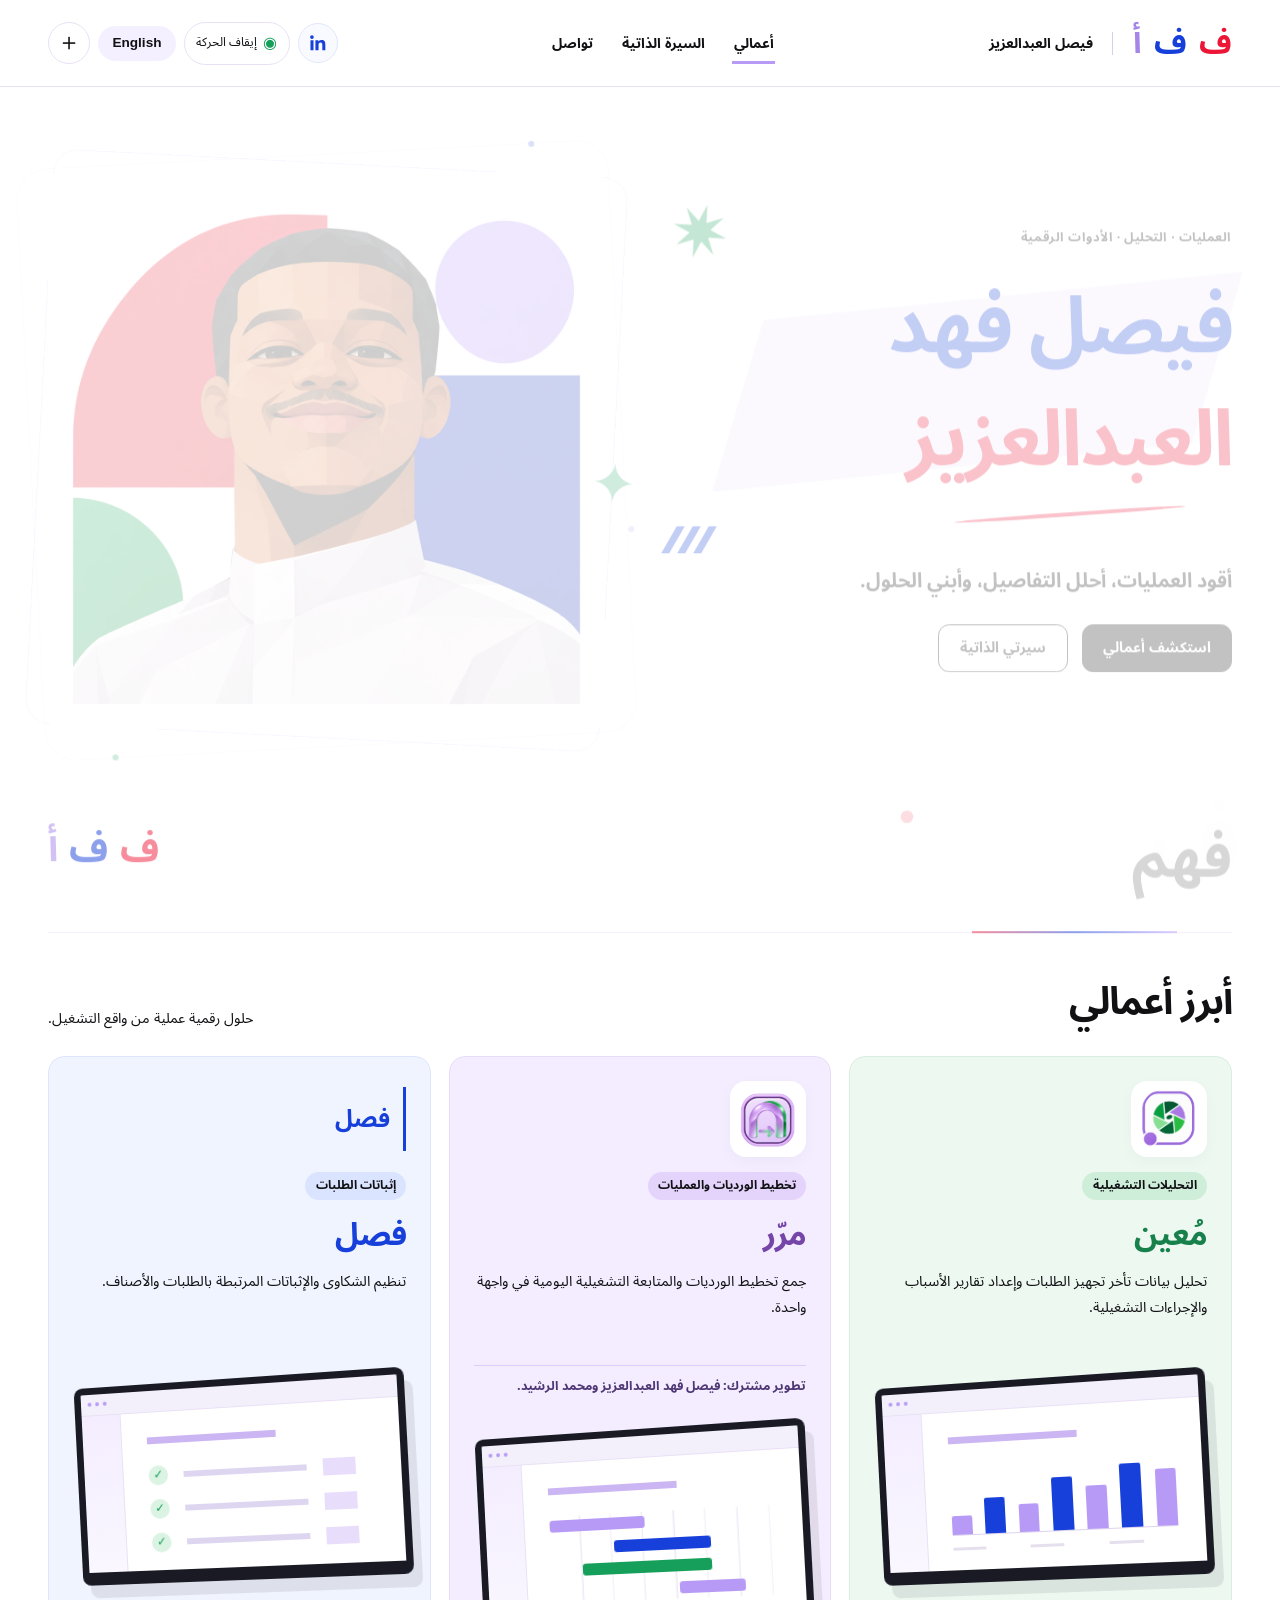
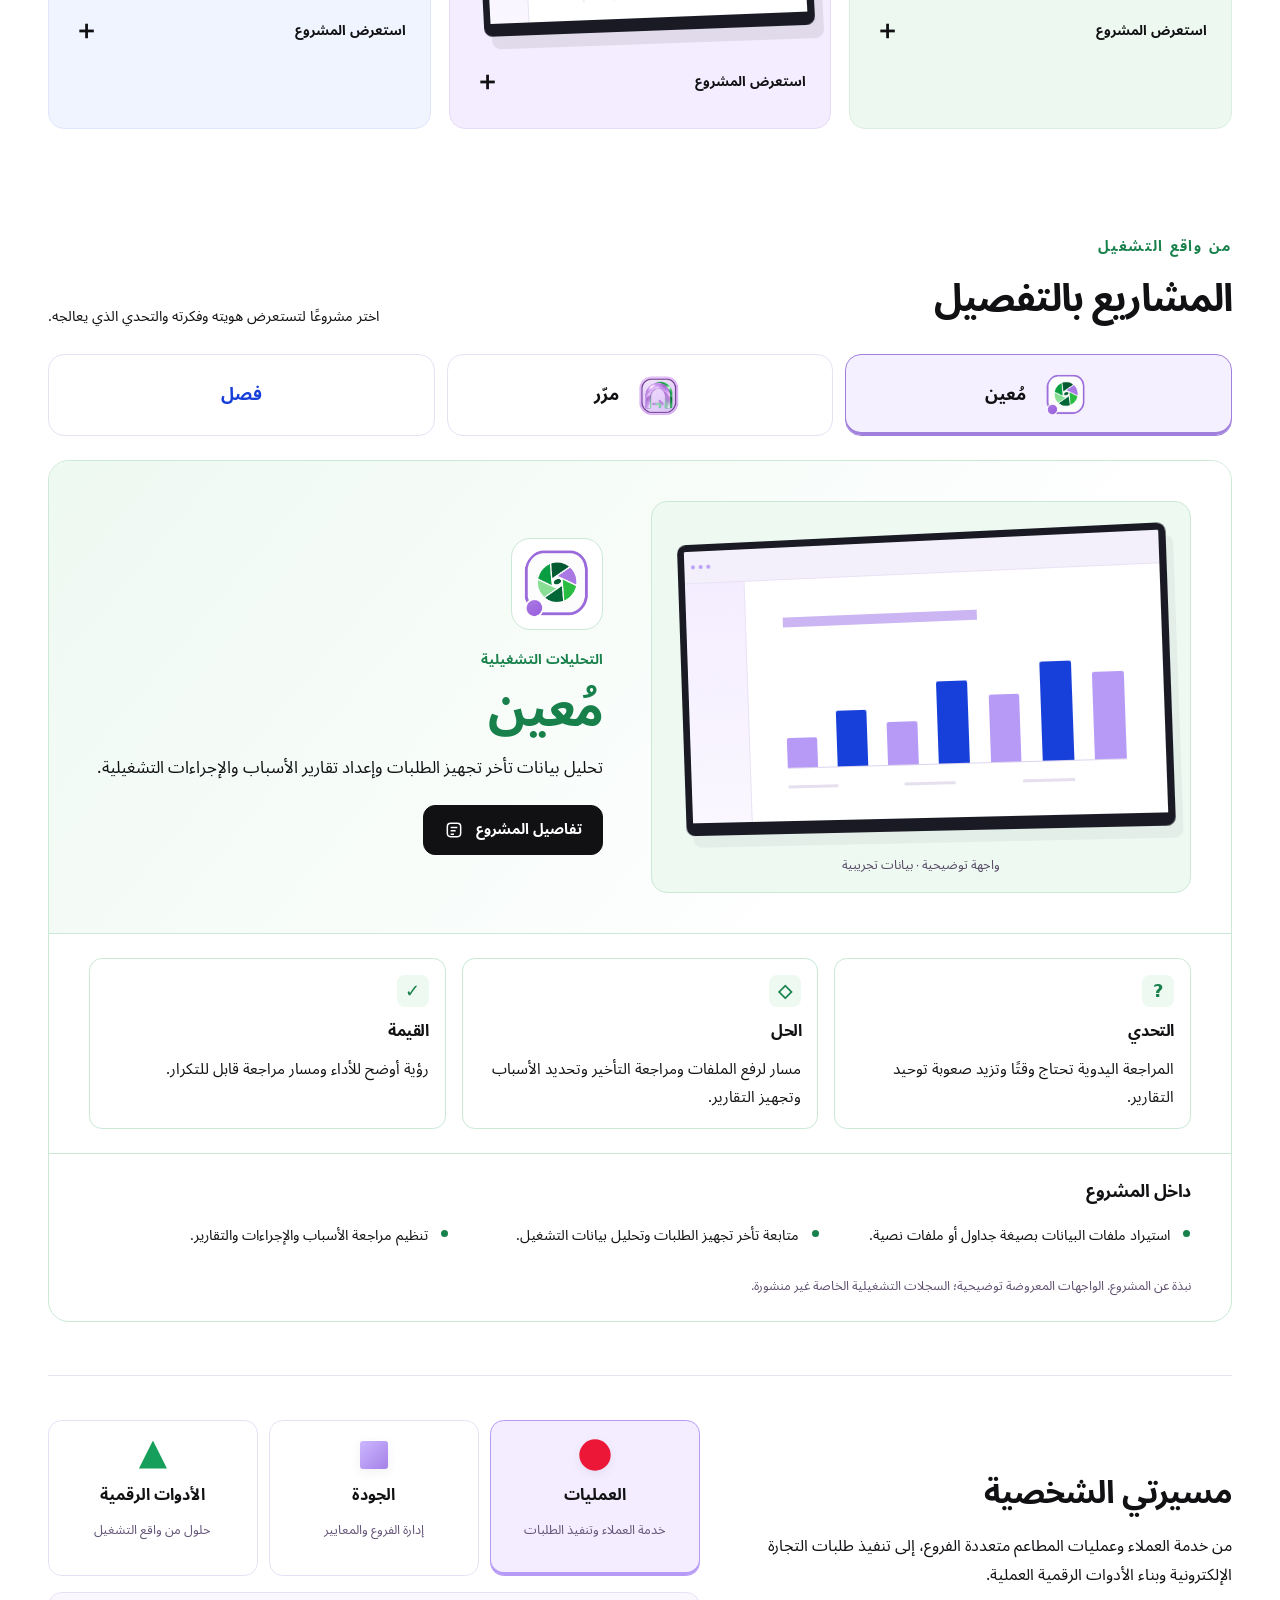
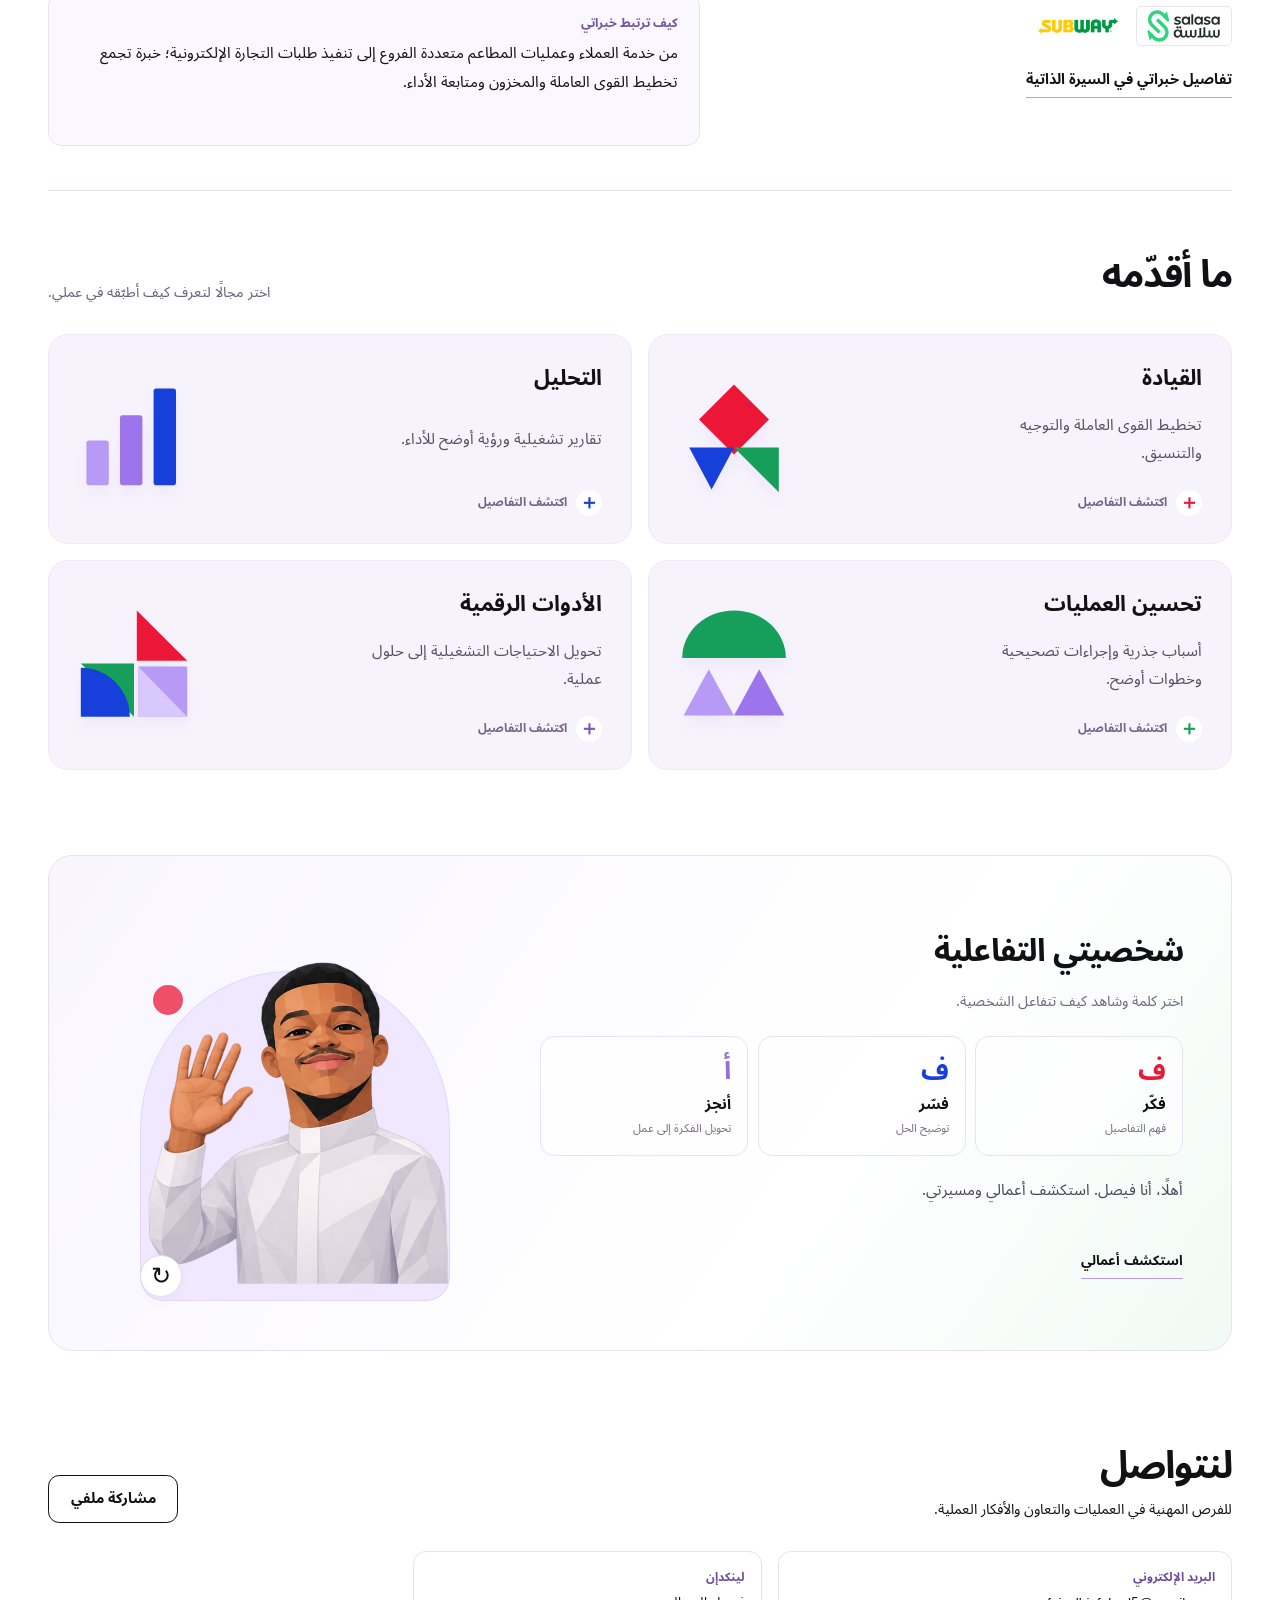
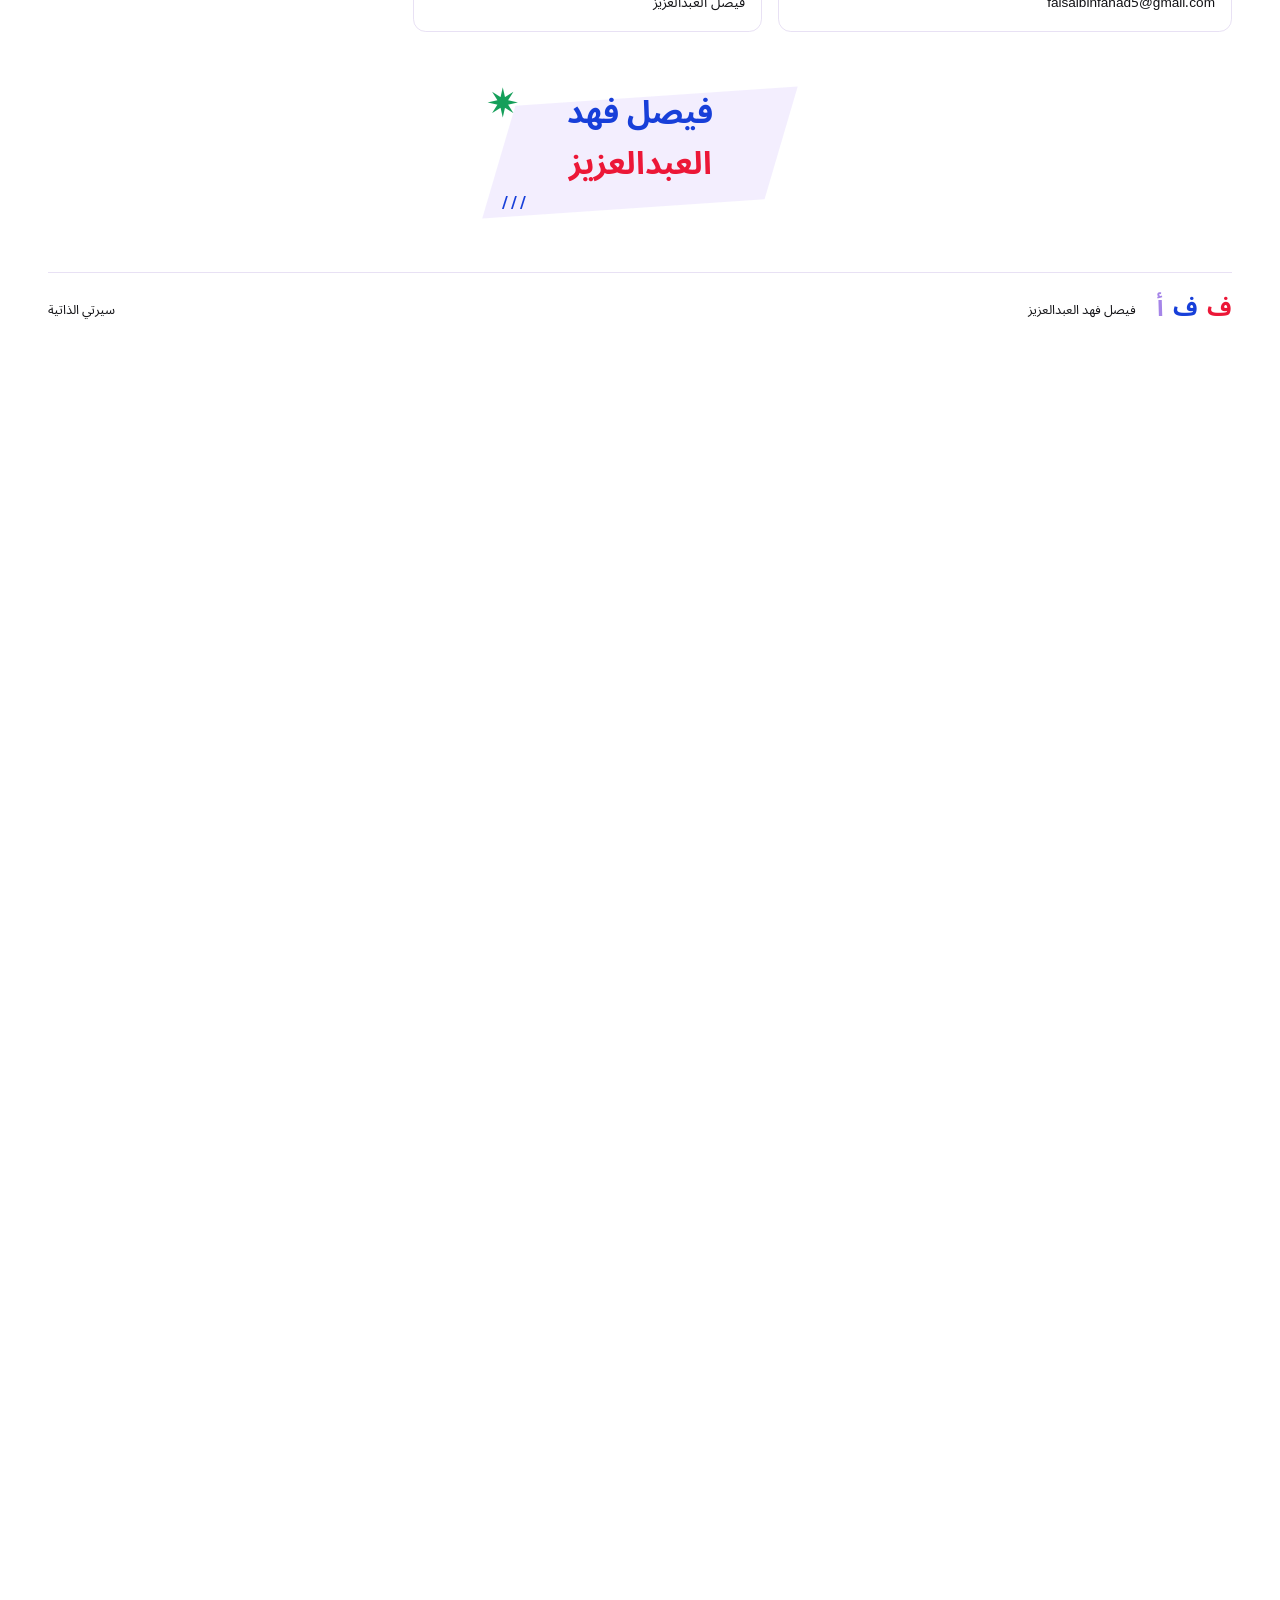
<file: index.html>
<!doctype html><html lang="ar" dir="rtl"><head><meta charset="utf-8"><meta name="viewport" content="width=device-width,initial-scale=1"><meta http-equiv="refresh" content="0;url=ar.html"><title>فيصل العبدالعزيز | Faisal Alabdulaziz</title></head><body><a href="ar.html">العربية</a><a href="en.html">English</a></body></html>
</file>
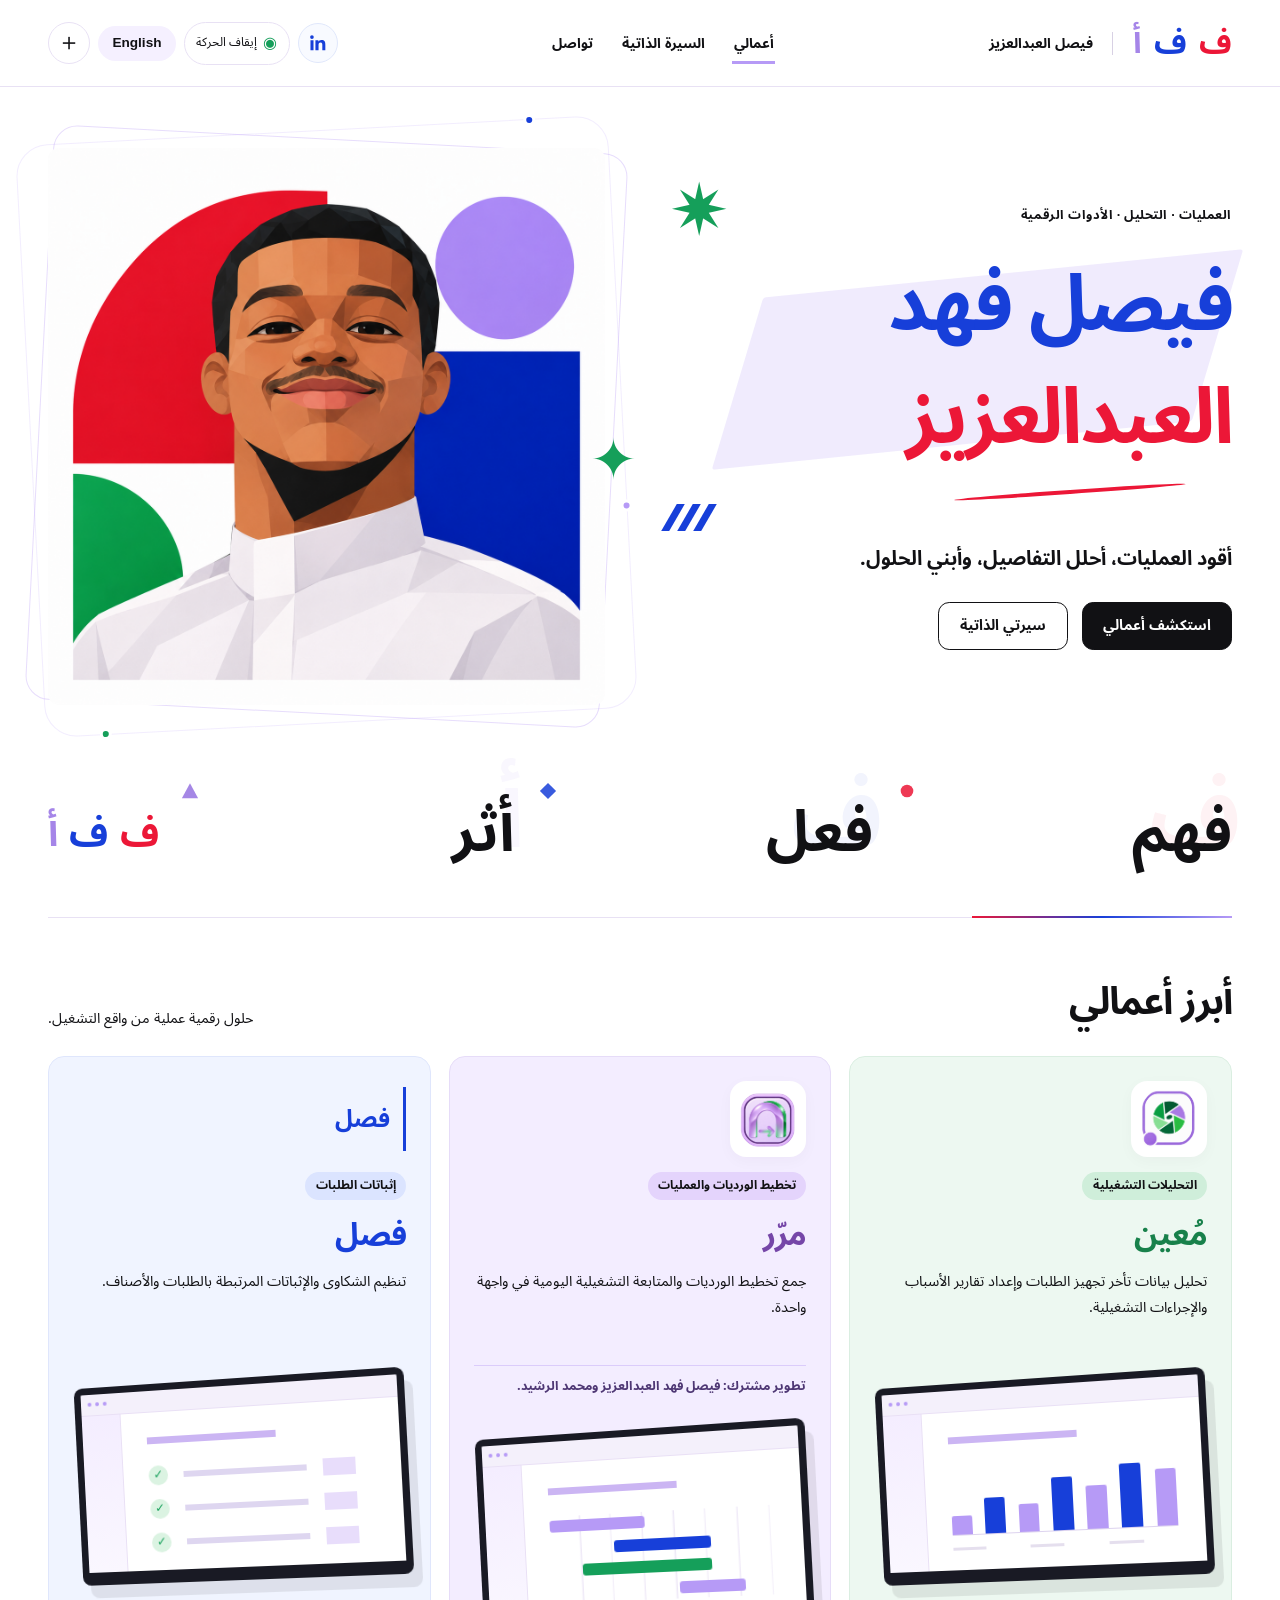
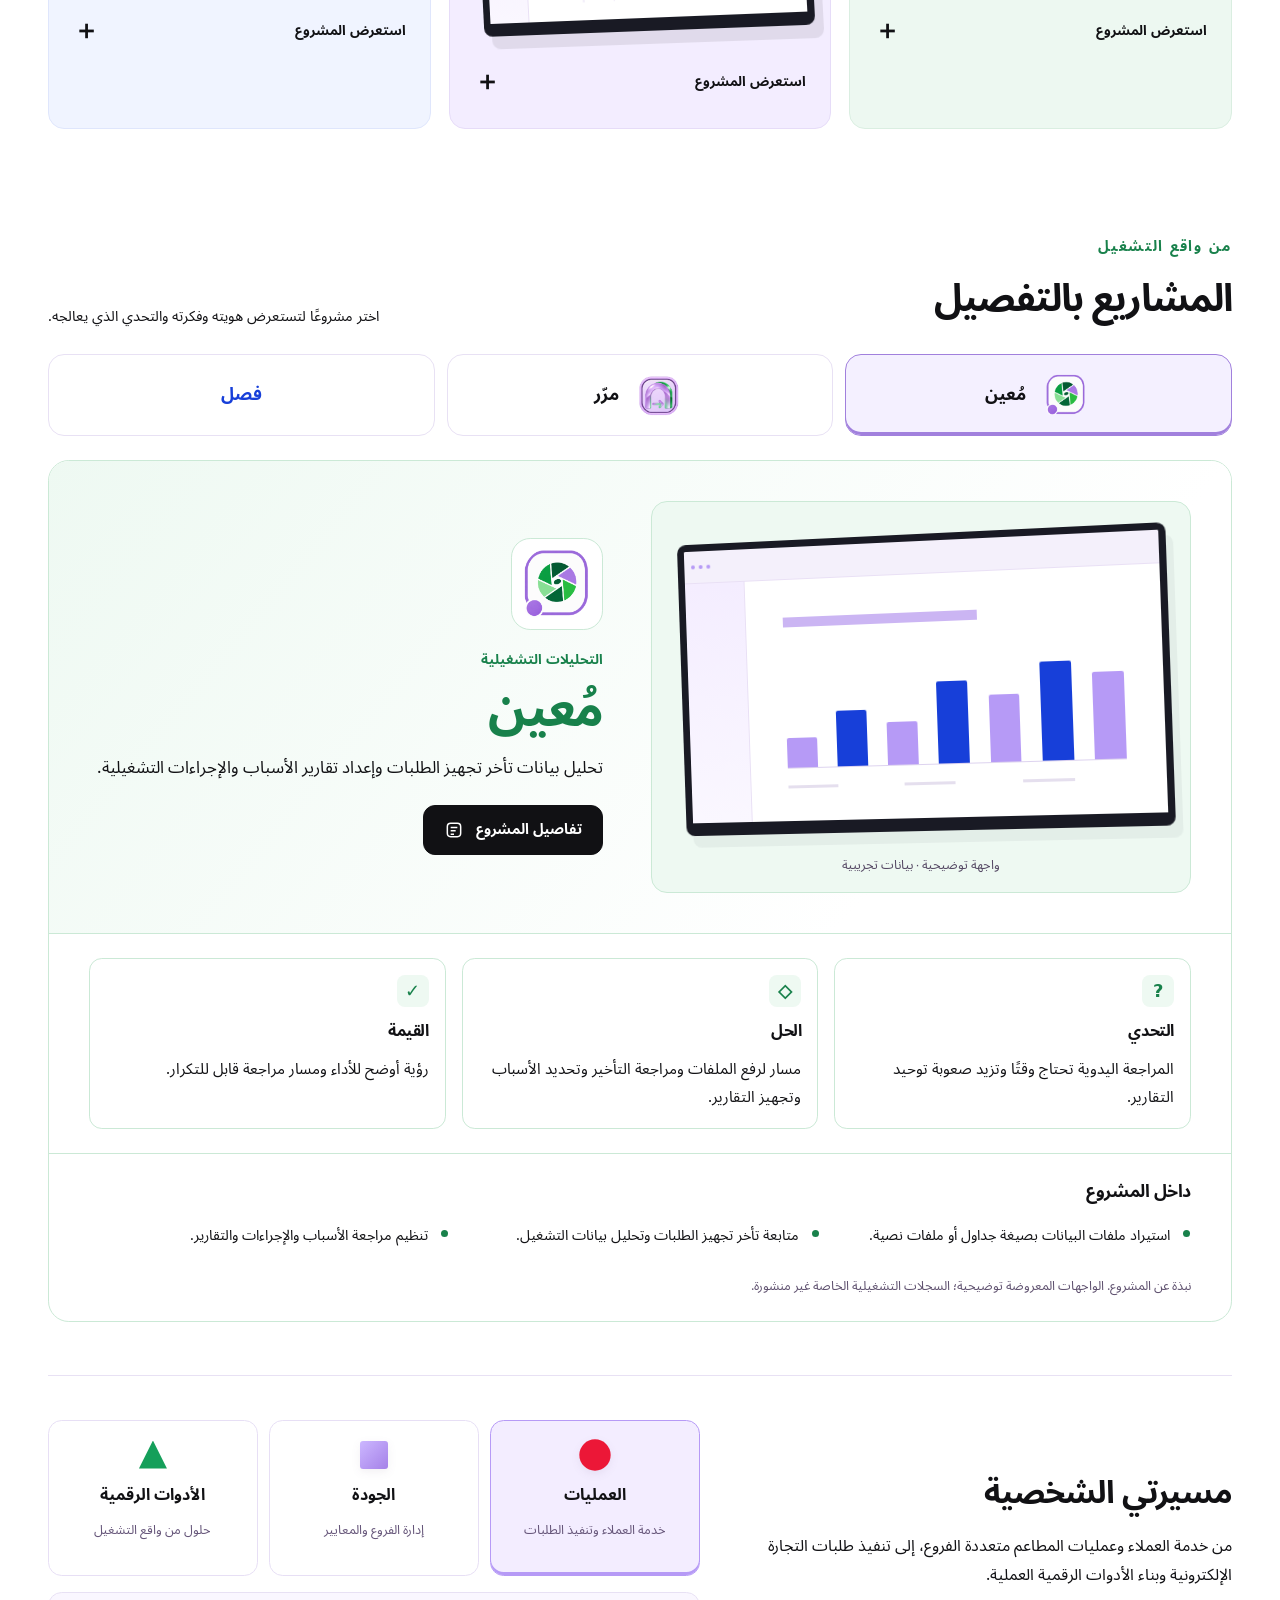
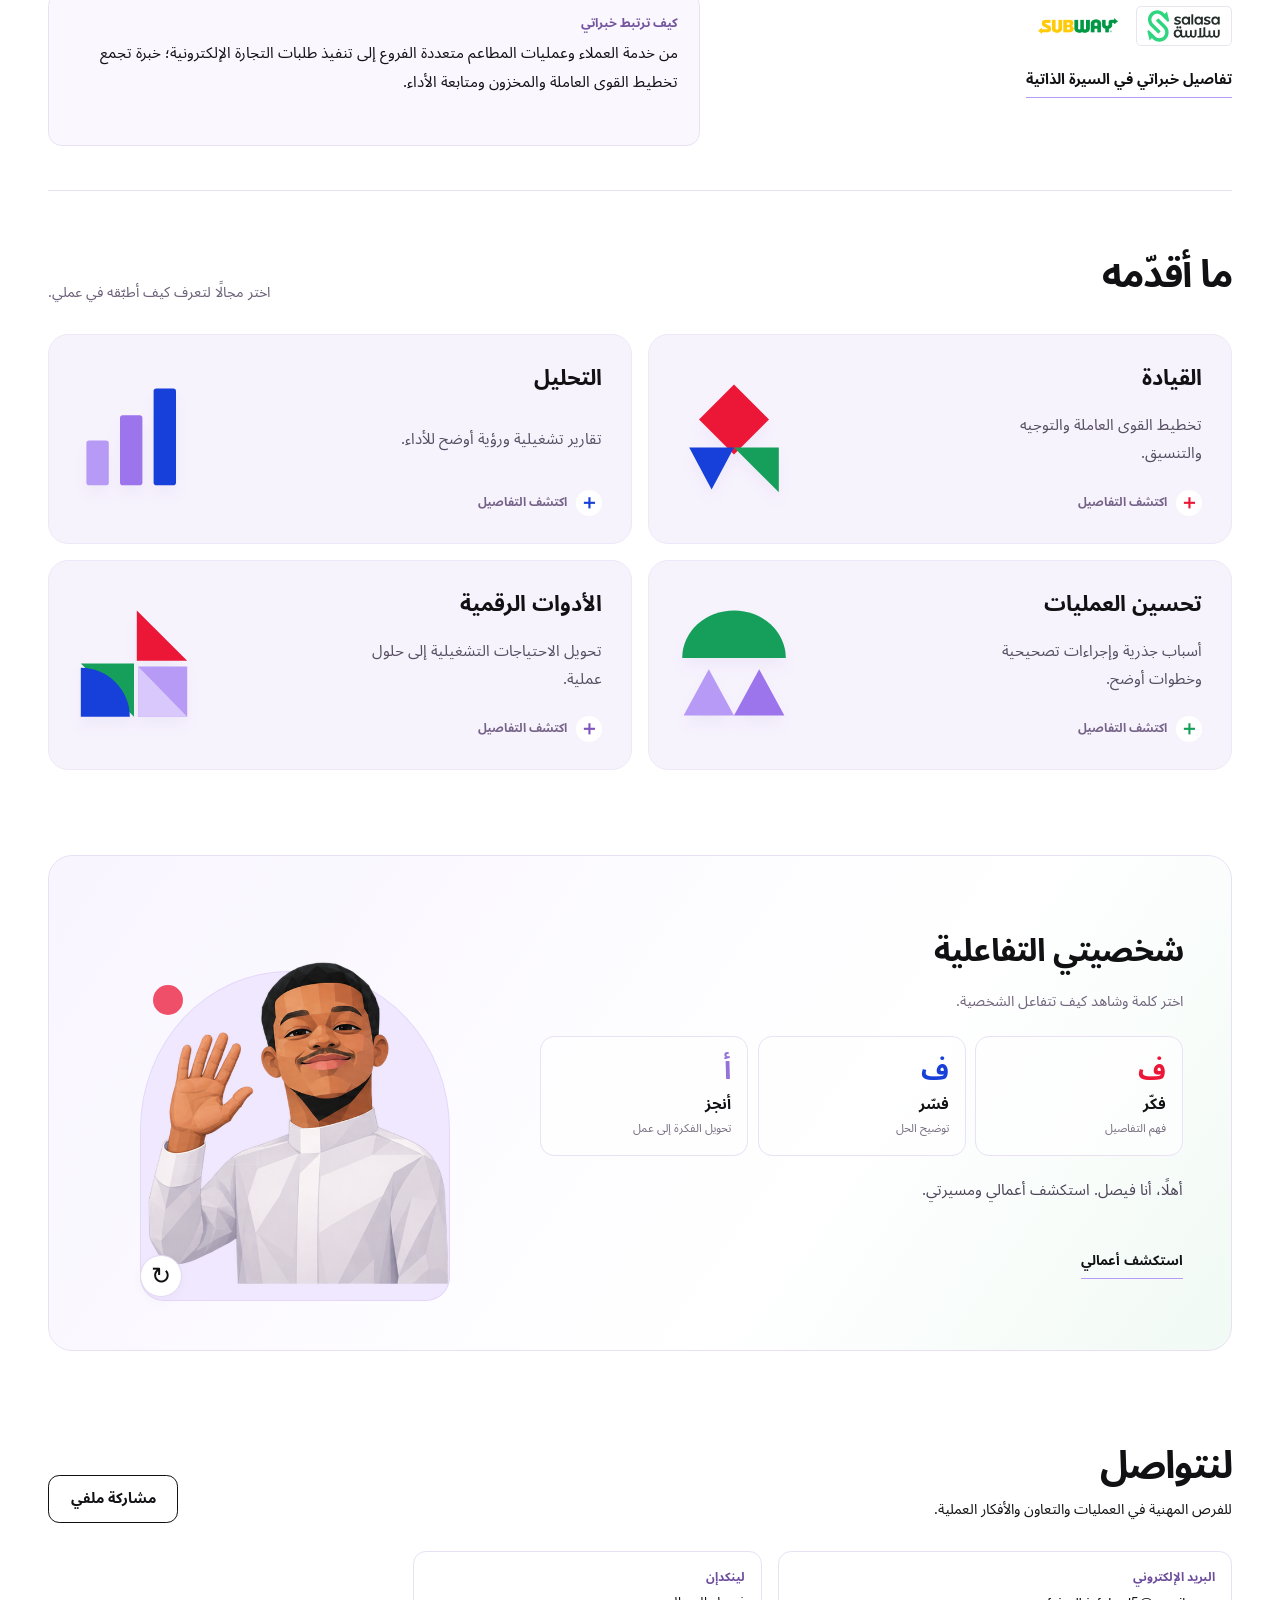
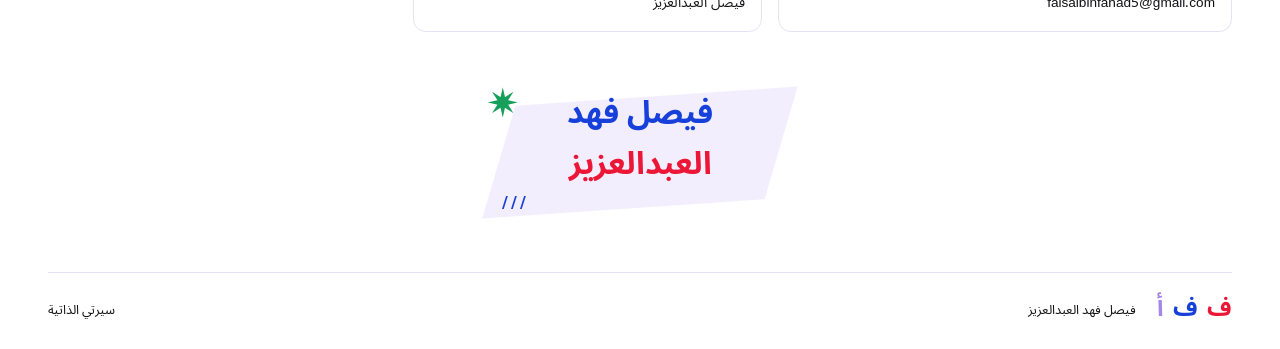
<file: ar.html>
<!doctype html><html lang="ar" dir="rtl"><head><meta charset="utf-8"><meta name="viewport" content="width=device-width,initial-scale=1"><meta name="theme-color" content="#ffffff"><meta name="description" content="أقود العمليات، أحلل التفاصيل، وأبني الحلول. — تنفيذ الطلبات والمستودعات والخدمات اللوجستية والعمليات متعددة المواقع"><title>فيصل فهد العبدالعزيز | أعمالي</title><link rel="icon" href="favicon.svg" type="image/svg+xml"><link rel="stylesheet" href="style.css?v=20261126b"><link rel="stylesheet" href="projects.css?v=20261126b"><link rel="stylesheet" href="career.css?v=20261126c"><link rel="stylesheet" href="capabilities.css?v=20261126e"><link rel="stylesheet" href="identity-motion.css?v=20261126f"><link rel="stylesheet" href="character.css?v=20261126g"></head><body data-page="portfolio"><a class="skip-link" href="#main">انتقل إلى المحتوى</a><div class="reading-progress" aria-hidden="true"><span></span></div><header class="site-header"><a class="brand" href="ar.html"><span class="arabic-mark" aria-label="ف ف أ"><b>ف</b><b>ف</b><b>أ</b></span><span>فيصل العبدالعزيز</span></a><nav aria-label="التنقل الرئيسي"><a href="ar.html" aria-current=page>أعمالي</a><a href="cv-ar.html" >السيرة الذاتية</a><a href="#contact">تواصل</a></nav><div class="header-tools"><a class="linkedin-quick" href="https://www.linkedin.com/in/faisal-alabdulaziz-5491b7277" target="_blank" rel="noopener noreferrer" aria-label="حسابي على لينكدإن"><svg viewBox="0 0 24 24" aria-hidden="true" fill="currentColor"><path d="M5.4 7.5a2 2 0 1 0 0-4 2 2 0 0 0 0 4ZM3.8 9h3.3v11H3.8V9Zm5.4 0h3.2v1.5c.6-1 1.6-1.8 3.4-1.8 3.5 0 4.2 2.2 4.2 5.1V20h-3.3v-5.5c0-1.3 0-3-1.9-3s-2.2 1.4-2.2 2.9V20H9.2V9Z"/></svg></a><button class="motion-toggle" aria-pressed="false" data-motion><span aria-hidden="true">◉</span><span>إيقاف الحركة</span></button><a class="language-toggle" href="en.html" lang="en" hreflang="en">English</a><button class="share-icon" data-share aria-label="مشاركة ملفي">＋</button></div></header><main id="main"><section class="hero container"><div class="hero-copy"><span class="name-star" aria-hidden="true">✷</span><p class="eyebrow">العمليات · التحليل · الأدوات الرقمية</p><h1 class="name-composition"><span>فيصل فهد</span><strong>العبدالعزيز</strong></h1><span class="name-stripes" aria-hidden="true"><i></i><i></i><i></i></span><p class="hero-tag">أقود العمليات، أحلل التفاصيل، وأبني الحلول.</p><div class="actions"><a class="button primary" href="#work">استكشف أعمالي</a><a class="button" href="cv-ar.html">سيرتي الذاتية</a></div></div><div class="hero-art"><img class="portrait" src="portrait.png" alt="فيصل فهد العبدالعزيز" fetchpriority="high"><span class="identity-orbit" aria-hidden="true"><i></i><i></i><i></i></span><span class="art-spark" aria-hidden="true">✦</span></div></section>
<div class="container"><div class="manifesto identity-ribbon" aria-label="فهم · فعل · أثر"><span class="identity-word identity-word-0"><span class="identity-glyph" aria-hidden="true">ف</span><span class="identity-label">فهم</span><svg class="identity-shape" viewBox="0 0 40 40" aria-hidden="true"><circle cx="20" cy="20" r="14"/></svg></span><span class="identity-word identity-word-1"><span class="identity-glyph" aria-hidden="true">ف</span><span class="identity-label">فعل</span><svg class="identity-shape" viewBox="0 0 40 40" aria-hidden="true"><path d="M20 2 38 20 20 38 2 20Z"/></svg></span><span class="identity-word identity-word-2"><span class="identity-glyph" aria-hidden="true">أ</span><span class="identity-label">أثر</span><svg class="identity-shape" viewBox="0 0 40 40" aria-hidden="true"><path d="M20 3 38 36H2Z"/></svg></span><span class="arabic-mark" aria-label="ف ف أ"><b>ف</b><b>ف</b><b>أ</b></span></div></div>
<section class="container section" id="work"><div class="section-heading"><h2>أبرز أعمالي</h2><p>حلول رقمية عملية من واقع التشغيل.</p></div><div class="projects-grid"><button class="project-card tone-0" data-project="0"><span class="project-card-brand"><span class="project-emblem"><img src="mueen-logo.png" width="72" height="72" alt="" loading="lazy"></span></span><span class="tag">التحليلات التشغيلية</span><h3>مُعين</h3><p>تحليل بيانات تأخر تجهيز الطلبات وإعداد تقارير الأسباب والإجراءات التشغيلية.</p><div class="demo-screen" aria-hidden="true"><div class="demo-top"><i></i><i></i><i></i></div><div class="demo-body"><aside></aside><div class="demo-content"><div class="demo-heading"></div><div class="chart"><i style="height:28%"></i><i style="height:52%"></i><i style="height:40%"></i><i style="height:76%"></i><i style="height:62%"></i><i style="height:91%"></i><i style="height:80%"></i></div><div class="chart-labels"><i></i><i></i><i></i></div></div></div></div><span class="project-action">استعرض المشروع<span>＋</span></span></button><button class="project-card tone-1" data-project="1"><span class="project-card-brand"><span class="project-emblem"><img src="merar-logo.png" width="72" height="72" alt="" loading="lazy"></span></span><span class="tag">تخطيط الورديات والعمليات</span><h3>مرّر</h3><p>جمع تخطيط الورديات والمتابعة التشغيلية اليومية في واجهة واحدة.</p><p class="project-credit">تطوير مشترك: فيصل فهد العبدالعزيز ومحمد الرشيد.</p><div class="demo-screen" aria-hidden="true"><div class="demo-top"><i></i><i></i><i></i></div><div class="demo-body"><aside></aside><div class="demo-content"><div class="demo-heading"></div><div class="schedule"><i style="grid-column:1/span 3;background:var(--lavender)"></i><i style="grid-column:3/span 3;background:var(--blue)"></i><i style="grid-column:2/span 4;background:var(--green)"></i><i style="grid-column:5/span 2;background:var(--lavender)"></i></div></div></div></div><span class="project-action">استعرض المشروع<span>＋</span></span></button><button class="project-card tone-2" data-project="2"><span class="project-card-brand"><span class="project-wordmark" aria-hidden="true">فصل</span></span><span class="tag">إثباتات الطلبات</span><h3>فصل</h3><p>تنظيم الشكاوى والإثباتات المرتبطة بالطلبات والأصناف.</p><div class="demo-screen" aria-hidden="true"><div class="demo-top"><i></i><i></i><i></i></div><div class="demo-body"><aside></aside><div class="demo-content"><div class="demo-heading"></div><div class="evidence"><div><span>✓</span><i></i><b></b></div><div><span>✓</span><i></i><b></b></div><div><span>✓</span><i></i><b></b></div></div></div></div></div><span class="project-action">استعرض المشروع<span>＋</span></span></button></div></section>
<section class="container section project-showcase" id="project-showcase" aria-labelledby="case-title"><div class="section-heading"><div><p class="eyebrow">من واقع التشغيل</p><h2 id="case-title">المشاريع بالتفصيل</h2></div><p>اختر مشروعًا لتستعرض هويته وفكرته والتحدي الذي يعالجه.</p></div><div class="case-switcher" role="tablist" aria-label="اختر المشروع"><button class="case-tab" id="case-tab-0" role="tab" aria-controls="case-panel" aria-selected="true" tabindex="0" data-case-project="0"><img src="mueen-logo.png" alt="" width="48" height="48"><span>مُعين</span></button><button class="case-tab" id="case-tab-1" role="tab" aria-controls="case-panel" aria-selected="false" tabindex="-1" data-case-project="1"><img src="merar-logo.png" alt="" width="48" height="48"><span>مرّر</span></button><button class="case-tab" id="case-tab-2" role="tab" aria-controls="case-panel" aria-selected="false" tabindex="-1" data-case-project="2"><span>فصل</span></button></div><article id="case-panel" role="tabpanel" aria-labelledby="case-tab-0" tabindex="0" data-active-project="0"><div class="case-overview"><div class="case-preview"><div id="case-visual"></div><small>واجهة توضيحية · بيانات تجريبية</small></div><div class="case-intro"><div id="case-emblem" class="case-emblem"></div><span class="case-category" id="case-category"></span><h3 id="case-name"></h3><p id="case-description"></p><p class="project-credit" id="case-credit"></p><button class="button primary project-details-button" data-case-open><span>تفاصيل المشروع</span><svg viewBox="0 0 24 24" aria-hidden="true" fill="none" stroke="currentColor" stroke-width="1.8"><rect x="4" y="4" width="16" height="16" rx="4"/><path d="M8 9h8M8 13h6M8 17h4"/></svg></button></div></div><div class="case-stages"><section class="case-stage"><span class="stage-icon" aria-hidden="true">?</span><h4>التحدي</h4><p data-case-stage="0"></p></section><section class="case-stage"><span class="stage-icon" aria-hidden="true">◇</span><h4>الحل</h4><p data-case-stage="1"></p></section><section class="case-stage"><span class="stage-icon" aria-hidden="true">✓</span><h4>القيمة</h4><p data-case-stage="2"></p></section></div><section class="case-features"><h4>داخل المشروع</h4><ul id="case-features"></ul></section><p class="case-disclosure">نبذة عن المشروع. الواجهات المعروضة توضيحية؛ السجلات التشغيلية الخاصة غير منشورة.</p></article><p class="sr-only" id="case-selection-status" aria-live="polite"></p></section><section class="container section journey"><div class="journey-summary"><div class="section-heading"><h2>مسيرتي الشخصية</h2><p>من خدمة العملاء وعمليات المطاعم متعددة الفروع، إلى تنفيذ طلبات التجارة الإلكترونية وبناء الأدوات الرقمية العملية.</p></div><div class="career-employers" aria-label="من خبراتي المهنية"><span class="employer-logo salasa"><img src="salasa-logo-light.svg" alt="سلاسة" width="112" height="48" loading="lazy"></span><span class="employer-logo subway"><img src="subway-logo.png" alt="صب واي" width="124" height="25" loading="lazy"></span></div><a class="text-link" href="cv-ar.html#experience">تفاصيل خبراتي في السيرة الذاتية</a></div><div class="journey-interaction"><div class="journey-track" role="group" aria-label="مجالات مسيرتي"><button data-journey="0" aria-pressed="true"><span class="journey-shape shape-0" aria-hidden="true"></span><strong>العمليات</strong><span class="journey-caption">خدمة العملاء وتنفيذ الطلبات</span></button><button data-journey="1" aria-pressed="false"><span class="journey-shape shape-1" aria-hidden="true"></span><strong>الجودة</strong><span class="journey-caption">إدارة الفروع والمعايير</span></button><button data-journey="2" aria-pressed="false"><span class="journey-shape shape-2" aria-hidden="true"></span><strong>الأدوات الرقمية</strong><span class="journey-caption">حلول من واقع التشغيل</span></button></div><div class="journey-detail-box"><span class="journey-detail-label">كيف ترتبط خبراتي</span><p class="journey-detail" aria-live="polite"></p></div></div></section>
<section class="container section capabilities-section" aria-labelledby="capabilities-title"><div class="section-heading"><h2 id="capabilities-title">ما أقدّمه</h2><p>اختر مجالًا لتعرف كيف أطبّقه في عملي.</p></div><div class="capabilities"><button class="capability capability-0" id="capability-0" data-capability="0" aria-expanded="false" aria-controls="capability-panel"><svg class="capability-art" viewBox="0 0 80 82" aria-hidden="true"><path class="piece-red" d="M40 2 65 27 40 52 15 27Z" fill="#ec1737"/><path class="piece-blue" d="M8 47H40L24 77Z" fill="#173fd9"/><path class="piece-green" d="M40 47H72V79Z" fill="#159f5a"/></svg><h3>القيادة</h3><p>تخطيط القوى العاملة والتوجيه والتنسيق.</p><span class="capability-open"><span>اكتشف التفاصيل</span><span class="capability-plus" aria-hidden="true">＋</span></span></button><button class="capability capability-1" id="capability-1" data-capability="1" aria-expanded="false" aria-controls="capability-panel"><svg class="capability-art" viewBox="0 0 80 82" aria-hidden="true"><rect class="piece-lavender" x="6" y="42" width="16" height="32" rx="2" fill="#b69af6"/><rect class="piece-purple" x="30" y="24" width="16" height="50" rx="2" fill="#9c74ec"/><rect class="piece-blue" x="54" y="5" width="16" height="69" rx="2" fill="#173fd9"/></svg><h3>التحليل</h3><p>تقارير تشغيلية ورؤية أوضح للأداء.</p><span class="capability-open"><span>اكتشف التفاصيل</span><span class="capability-plus" aria-hidden="true">＋</span></span></button><button class="capability capability-2" id="capability-2" data-capability="2" aria-expanded="false" aria-controls="capability-panel"><svg class="capability-art" viewBox="0 0 80 82" aria-hidden="true"><path class="piece-green" d="M3 36a37 34 0 0 1 74 0Z" fill="#159f5a"/><path class="piece-lavender" d="M22 44 40 77H4Z" fill="#b69af6"/><path class="piece-purple" d="M58 44 76 77H40Z" fill="#9c74ec"/></svg><h3>تحسين العمليات</h3><p>أسباب جذرية وإجراءات تصحيحية وخطوات أوضح.</p><span class="capability-open"><span>اكتشف التفاصيل</span><span class="capability-plus" aria-hidden="true">＋</span></span></button><button class="capability capability-3" id="capability-3" data-capability="3" aria-expanded="false" aria-controls="capability-panel"><svg class="capability-art" viewBox="0 0 80 82" aria-hidden="true"><path class="piece-red" d="M42 2 78 38H42Z" fill="#ec1737"/><path class="piece-green" d="M2 40H40V78Z" fill="#159f5a"/><path class="piece-blue" d="M2 43a35 35 0 0 1 35 35H2Z" fill="#173fd9"/><path class="piece-lavender" d="M43 42H78V78H43Z" fill="#b69af6"/><path d="M43 42 78 78H43Z" fill="#d9c8fb"/></svg><h3>الأدوات الرقمية</h3><p>تحويل الاحتياجات التشغيلية إلى حلول عملية.</p><span class="capability-open"><span>اكتشف التفاصيل</span><span class="capability-plus" aria-hidden="true">＋</span></span></button></div><div class="capability-panel" id="capability-panel" role="region" aria-labelledby="capability-detail-title" hidden><div class="capability-panel-heading"><div><span class="capability-kicker">من خبرتي العملية</span><h3 id="capability-detail-title"></h3></div><button class="capability-dismiss" data-capability-close aria-label="إغلاق التفاصيل">×</button></div><p id="capability-detail-summary"></p><ul id="capability-detail-list"></ul><a class="text-link" id="capability-detail-link"></a></div></section><section class="container character-strip character-studio" aria-labelledby="character-title"><div class="character-copy"><h2 id="character-title">شخصيتي التفاعلية</h2><p class="character-intro">اختر كلمة وشاهد كيف تتفاعل الشخصية.</p><div class="states"><button class="state character-choice" data-state="0" aria-pressed="false" aria-controls="character-stage"><b aria-hidden="true">ف</b><span>فكّر</span><small>فهم التفاصيل</small></button><button class="state character-choice" data-state="1" aria-pressed="false" aria-controls="character-stage"><b aria-hidden="true">ف</b><span>فسّر</span><small>توضيح الحل</small></button><button class="state character-choice" data-state="2" aria-pressed="false" aria-controls="character-stage"><b aria-hidden="true">أ</b><span>أنجز</span><small>تحويل الفكرة إلى عمل</small></button></div><p id="character-message" aria-live="polite">أهلًا، أنا فيصل. استكشف أعمالي ومسيرتي.</p><a class="text-link character-next" href="#work">استكشف أعمالي</a></div><div id="character-stage" class="character-stage" data-pose="welcome" role="region" aria-label="شخصية فيصل ترحّب بك"><span class="character-disc" aria-hidden="true"></span><span class="character-figure" aria-hidden="true"></span><span class="character-wave" aria-hidden="true"></span><span class="character-symbol symbol-thought" aria-hidden="true"><i></i><i></i><i></i></span><span class="character-symbol symbol-explain" aria-hidden="true"><i></i><i></i><i></i></span><span class="character-symbol symbol-achieve" aria-hidden="true">✓</span><button class="character-replay" data-character-replay aria-label="إعادة الترحيب">↻</button></div></section></main><footer class="container section contact" id="contact"><div class="section-heading"><div><h2>لنتواصل</h2><p>للفرص المهنية في العمليات والتعاون والأفكار العملية.</p></div><button class="button" data-share>مشاركة ملفي</button></div><div class="contact-links"><a href="mailto:faisalbinfahad5@gmail.com"><small>البريد الإلكتروني</small><bdi>faisalbinfahad5@gmail.com</bdi></a><a href="https://www.linkedin.com/in/faisal-alabdulaziz-5491b7277" target="_blank" rel="noopener noreferrer"><small>لينكدإن</small>فيصل العبدالعزيز</a></div><div class="personal-seal" aria-hidden="true"><span class="seal-star">✷</span><b>فيصل فهد</b><strong>العبدالعزيز</strong><span class="seal-strokes">///</span></div><div class="footer-line"><span class="arabic-mark" aria-label="ف ف أ"><b>ف</b><b>ف</b><b>أ</b></span><span>فيصل فهد العبدالعزيز</span><a href="cv-ar.html">سيرتي الذاتية</a></div></footer>
<dialog id="project-dialog"><button class="dialog-close" data-close aria-label="إغلاق">×</button><div id="project-content"></div></dialog>
<dialog id="share-dialog"><button class="dialog-close" data-close aria-label="إغلاق">×</button><h2>بداية تواصل جديد</h2><p>امسح الرمز لفتح ملف أعمالي، أو انسخ الرابط.</p><div id="qr-container"></div><p id="share-status" aria-live="polite"></p><input id="share-url" readonly aria-label="رابط ملف الأعمال" dir="ltr"><div class="share-actions"><button class="button primary" id="copy-link">نسخ الرابط</button><button class="button" id="native-share">مشاركة</button><a class="button" id="download-qr" href="Faisal_Portfolio_QR_ar.png" download>تحميل الرمز</a><a class="button" href="Faisal_Alabdulaziz.vcf" download>حفظ جهة الاتصال</a></div><p class="wallet-note">تحتاج سامسونج وليت إلى بطاقة متوافقة. هذا الرمز يفتح الموقع؛ إضافة بطاقة المحفظة لم تُجهّز بعد.</p></dialog><script id="site-data" type="application/json">{"projects": [["مُعين", "التحليلات التشغيلية", "تحليل بيانات تأخر تجهيز الطلبات وإعداد تقارير الأسباب والإجراءات التشغيلية.", "المراجعة اليدوية تحتاج وقتًا وتزيد صعوبة توحيد التقارير.", "مسار لرفع الملفات ومراجعة التأخير وتحديد الأسباب وتجهيز التقارير.", "رؤية أوضح للأداء ومسار مراجعة قابل للتكرار."], ["مرّر", "تخطيط الورديات والعمليات", "جمع تخطيط الورديات والمتابعة التشغيلية اليومية في واجهة واحدة.", "قد تتشتت معلومات الورديات والمتابعة التشغيلية بين مصادر مختلفة.", "مساحة منظمة لتخطيط الورديات والمعلومات التشغيلية.", "وضوح أكبر لتغطية الفريق والأولويات اليومية."], ["فصل", "إثباتات الطلبات", "تنظيم الشكاوى والإثباتات المرتبطة بالطلبات والأصناف.", "تحتاج شكاوى الطلبات إلى إثباتات واضحة ومتابعة منظمة.", "ربط معلومات الطلب والصنف بالإثباتات وحالة المراجعة.", "تسهيل مراجعة كل حالة والاحتفاظ بسجل منظم للمتابعة."]], "close": "إغلاق", "pnote": "نبذة عن المشروع. الواجهات المعروضة توضيحية؛ السجلات التشغيلية الخاصة غير منشورة.", "illustration": "واجهة توضيحية · بيانات تجريبية", "problem": "التحدي", "action": "الحل", "result": "القيمة", "copy": "نسخ الرابط", "copied": "تم نسخ الرابط", "copyfail": "انسخ هذا الرابط يدويًا", "wallet": "تحتاج سامسونج وليت إلى بطاقة متوافقة. هذا الرمز يفتح الموقع؛ إضافة بطاقة المحفظة لم تُجهّز بعد.", "unpublished": "يظهر رمز المشاركة الدائم بعد نشر الموقع. يمكنك حفظ جهة الاتصال الآن.", "sharetext": "امسح الرمز لفتح ملف أعمالي، أو انسخ الرابط.", "states": ["أرحّب", "أفكّر", "أشرح"], "tag": "أقود العمليات، أحلل التفاصيل، وأبني الحلول.", "lang": "ar", "credits": ["", "تطوير مشترك: فيصل فهد العبدالعزيز ومحمد الرشيد.", ""], "features": [["استيراد ملفات البيانات بصيغة جداول أو ملفات نصية.", "متابعة تأخر تجهيز الطلبات وتحليل بيانات التشغيل.", "تنظيم مراجعة الأسباب والإجراءات والتقارير."], ["استيراد الحضور وتصديره لمتابعة الفريق.", "تنظيم تخطيط الورديات والمتابعة اليومية.", "جمع معلومات التشغيل في مساحة عمل واحدة."], ["استيراد سجلات الشكاوى وتنظيمها حسب الطلب.", "ربط الأصناف والكميات بالأدلة والرد والإجراء.", "تجهيز ملفات المراجعة والتقارير مع الأدلة."]], "featuresTitle": "داخل المشروع", "logos": ["mueen-logo.png", "merar-logo.png", ""], "caseLabel": "المشروع المختار", "capabilities": [{"title": "القيادة", "summary": "تخطيط القوى العاملة والتوجيه والتنسيق.", "details": ["تخطيط القوى العاملة وتوزيع المهام وتوجيه الفريق خلال الورديات.", "خبرة في إدارة فرق وفروع متعددة ومتابعة الأداء والتدريب."]}, {"title": "التحليل", "summary": "تقارير تشغيلية ورؤية أوضح للأداء.", "details": ["مراجعة مؤشرات الأداء والتقارير التشغيلية لتحديد الفروقات والأولويات.", "استخدام إكسل والجداول المحورية وباور كويري ولوحات الأداء."]}, {"title": "تحسين العمليات", "summary": "أسباب جذرية وإجراءات تصحيحية وخطوات أوضح.", "details": ["تحليل الأسباب الجذرية ومتابعة الإجراءات التصحيحية والوقائية.", "تنظيم إجراءات العمل ومراجعة الجودة والسلامة واتساق التنفيذ."]}, {"title": "الأدوات الرقمية", "summary": "تحويل الاحتياجات التشغيلية إلى حلول عملية.", "details": ["مُعين للتحليلات التشغيلية، وفصل لتنظيم الشكاوى وإثباتات الطلبات.", "مرّر لتخطيط الورديات والمتابعة، بتطوير مشترك مع محمد الرشيد."]}], "capabilityCV": "اطّلع على خبراتي", "capabilityProjects": "استكشف مشاريعي"}</script><script src="qrcode.js" defer></script><script src="app.js?v=20261126g" defer></script><button class="back-top" aria-label="العودة للأعلى" data-top>↑</button></body></html>
</file>
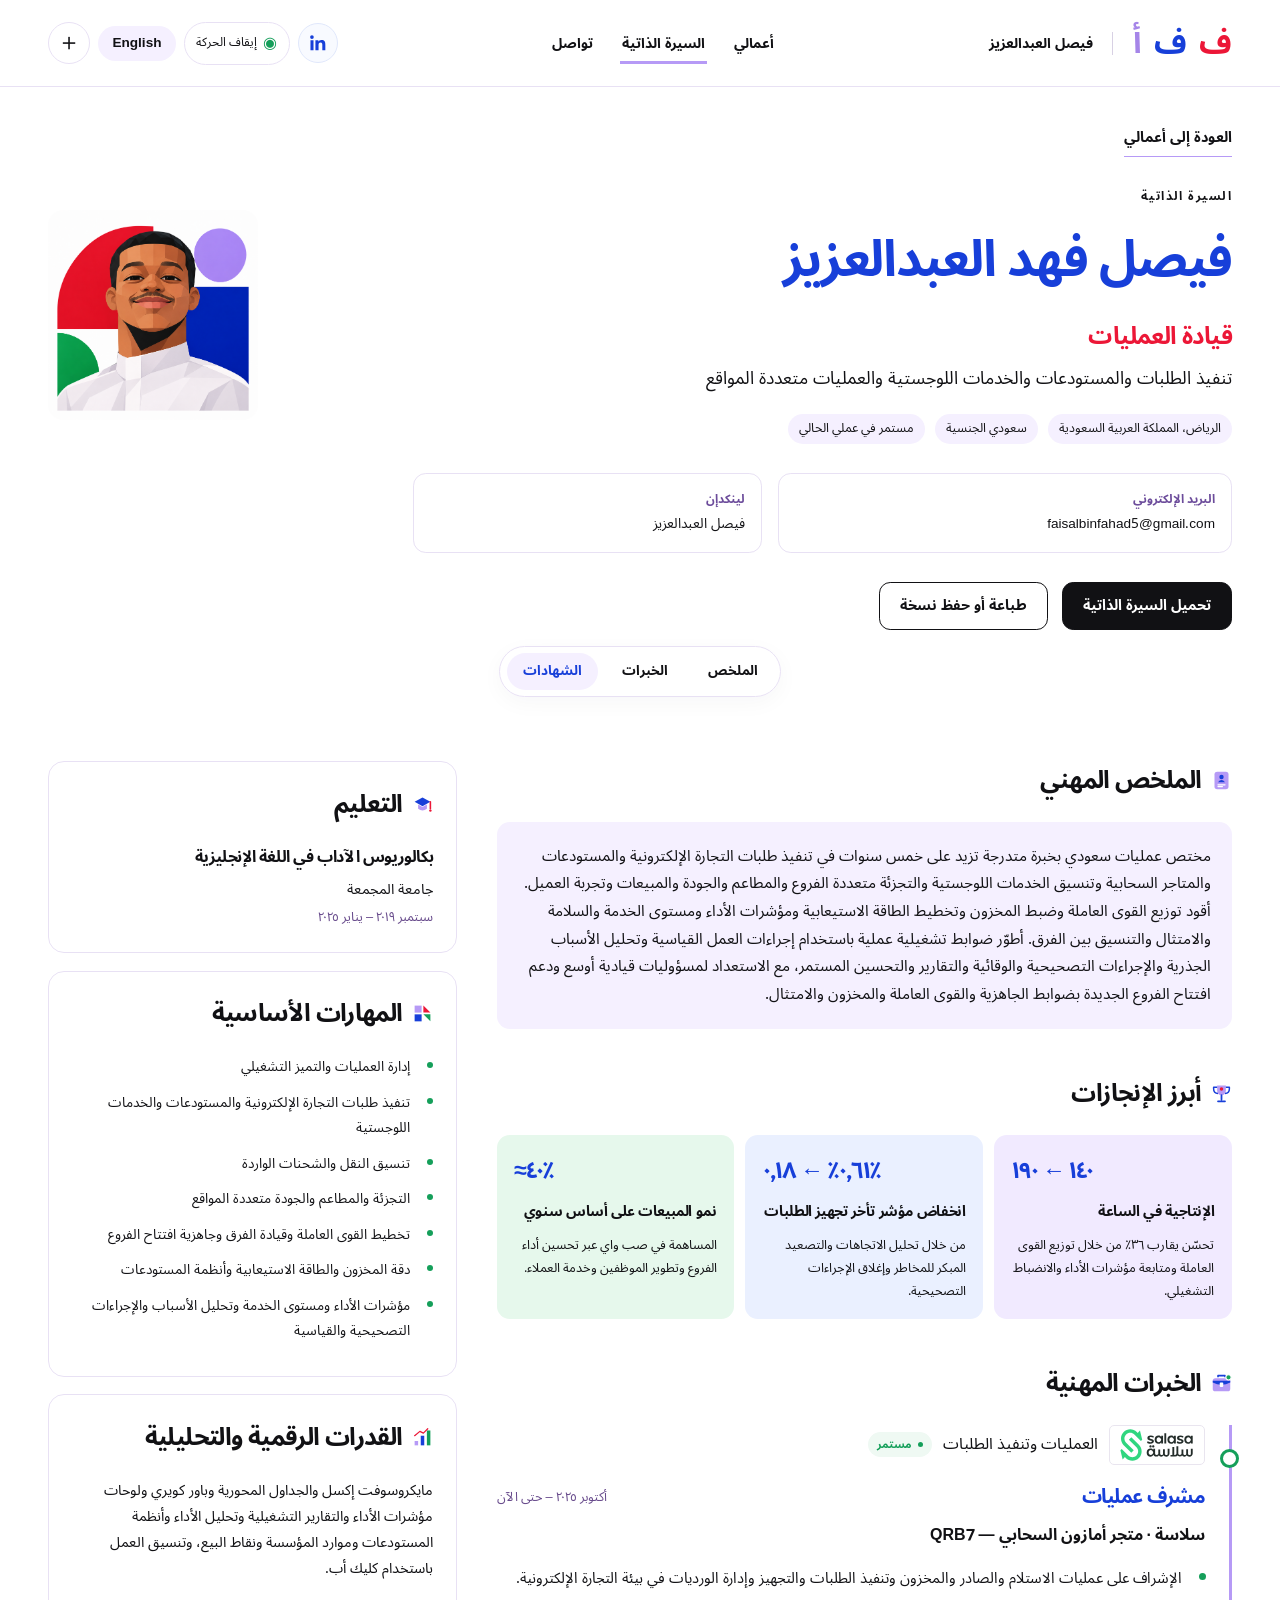
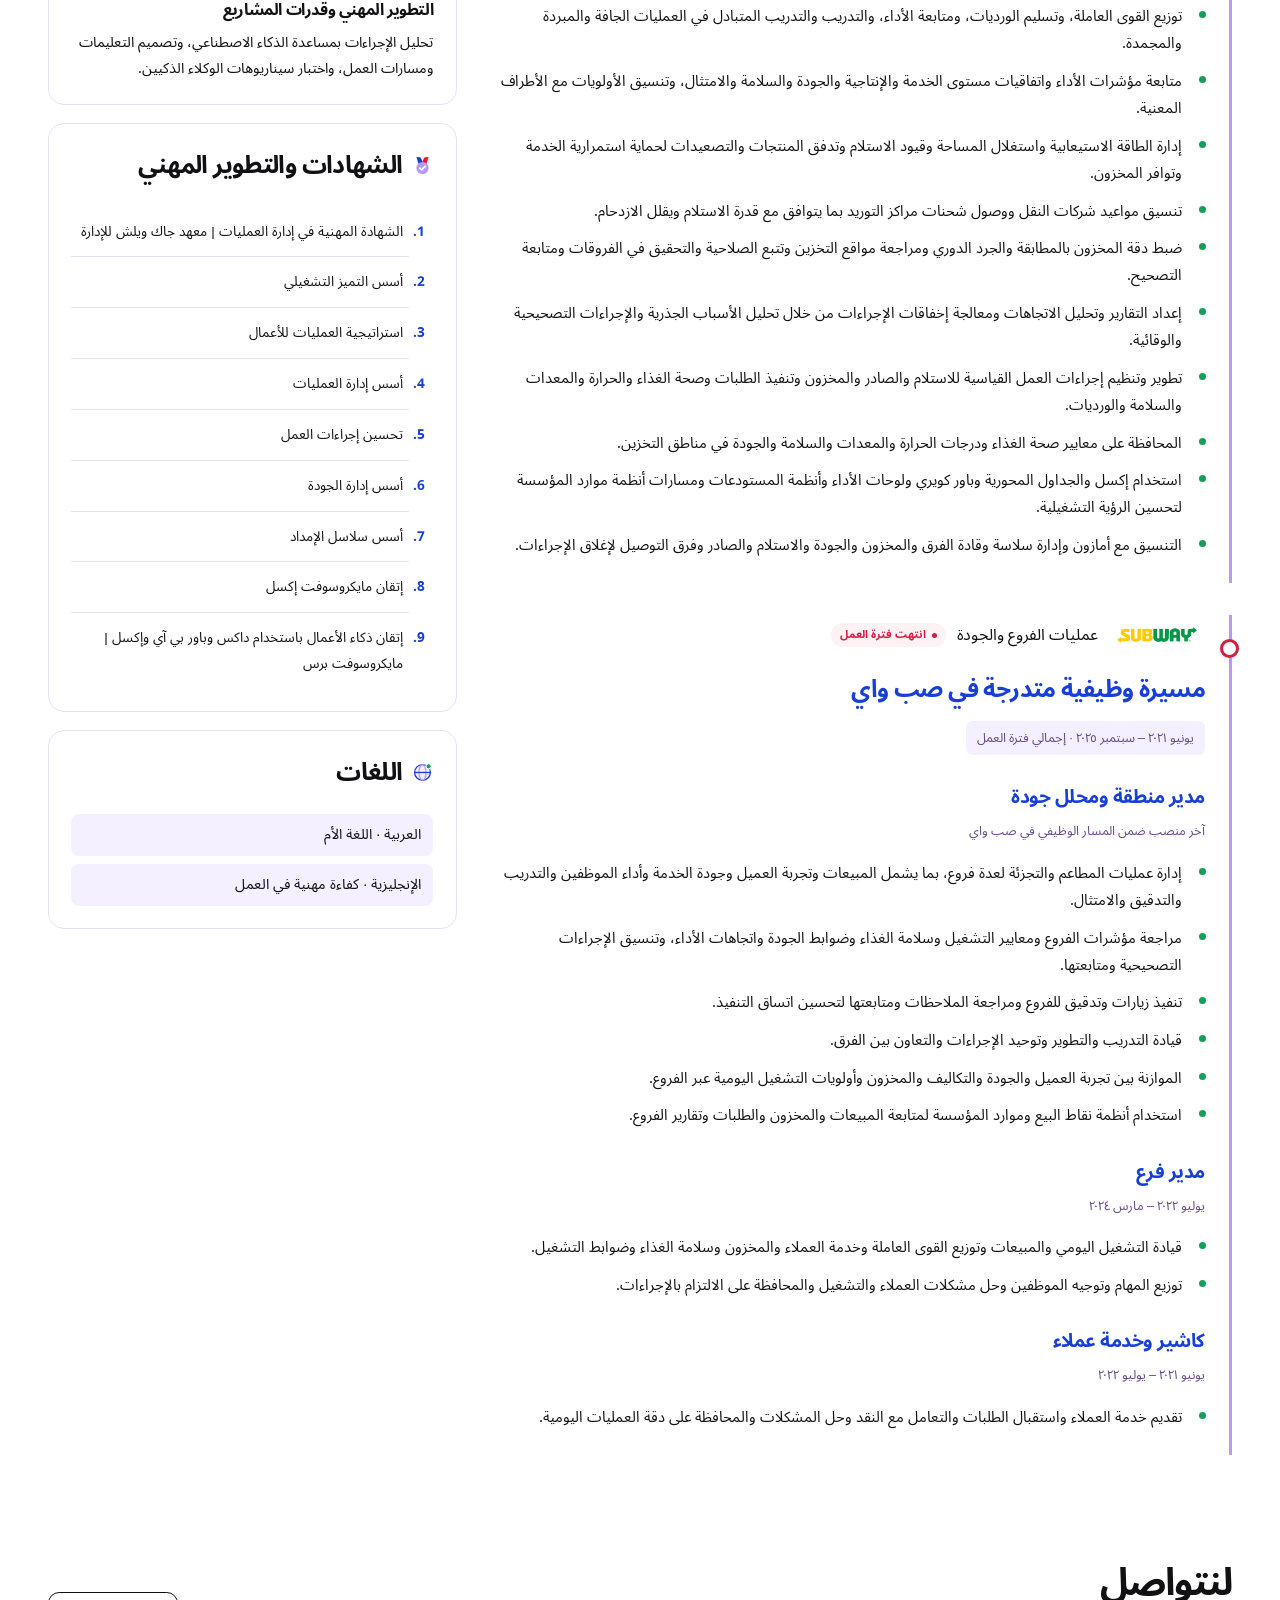
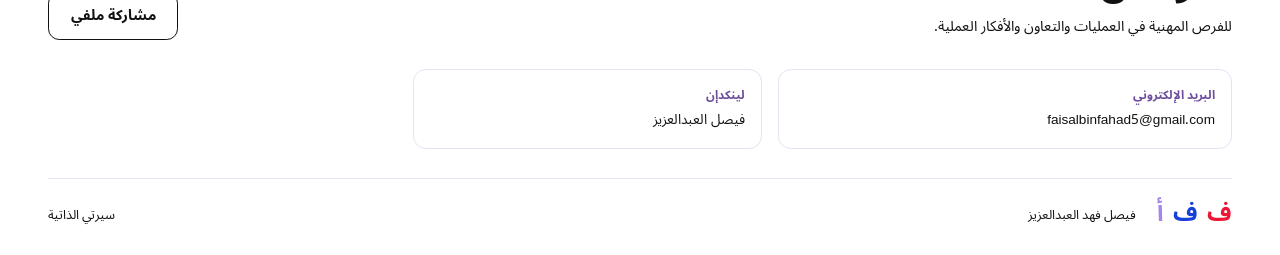
<file: cv-ar.html>
<!doctype html><html lang="ar" dir="rtl"><head><meta charset="utf-8"><meta name="viewport" content="width=device-width,initial-scale=1"><meta name="theme-color" content="#ffffff"><meta name="description" content="أقود العمليات، أحلل التفاصيل، وأبني الحلول. — تنفيذ الطلبات والمستودعات والخدمات اللوجستية والعمليات متعددة المواقع"><title>فيصل فهد العبدالعزيز | السيرة الذاتية</title><link rel="icon" href="favicon.svg" type="image/svg+xml"><link rel="stylesheet" href="style.css?v=20261126b"><link rel="stylesheet" href="projects.css?v=20261126b"><link rel="stylesheet" href="career.css?v=20261126c"><link rel="stylesheet" href="capabilities.css?v=20261126e"><link rel="stylesheet" href="identity-motion.css?v=20261126f"><link rel="stylesheet" href="cv-icons.css?v=20261126j"></head><body data-page="cv"><a class="skip-link" href="#main">انتقل إلى المحتوى</a><div class="reading-progress" aria-hidden="true"><span></span></div><header class="site-header"><a class="brand" href="ar.html"><span class="arabic-mark" aria-label="ف ف أ"><b>ف</b><b>ف</b><b>أ</b></span><span>فيصل العبدالعزيز</span></a><nav aria-label="التنقل الرئيسي"><a href="ar.html" >أعمالي</a><a href="cv-ar.html" aria-current=page>السيرة الذاتية</a><a href="#contact">تواصل</a></nav><div class="header-tools"><a class="linkedin-quick" href="https://www.linkedin.com/in/faisal-alabdulaziz-5491b7277" target="_blank" rel="noopener noreferrer" aria-label="حسابي على لينكدإن"><svg viewBox="0 0 24 24" aria-hidden="true" fill="currentColor"><path d="M5.4 7.5a2 2 0 1 0 0-4 2 2 0 0 0 0 4ZM3.8 9h3.3v11H3.8V9Zm5.4 0h3.2v1.5c.6-1 1.6-1.8 3.4-1.8 3.5 0 4.2 2.2 4.2 5.1V20h-3.3v-5.5c0-1.3 0-3-1.9-3s-2.2 1.4-2.2 2.9V20H9.2V9Z"/></svg></a><button class="motion-toggle" aria-pressed="false" data-motion><span aria-hidden="true">◉</span><span>إيقاف الحركة</span></button><a class="language-toggle" href="cv-en.html" lang="en" hreflang="en">English</a><button class="share-icon" data-share aria-label="مشاركة ملفي">＋</button></div></header><main id="main"><section class="container cv-hero"><a class="text-link" href="ar.html">العودة إلى أعمالي</a><div class="cv-intro"><div><p class="eyebrow">السيرة الذاتية</p><h1>فيصل فهد العبدالعزيز</h1><h2>قيادة العمليات</h2><p class="lead">تنفيذ الطلبات والمستودعات والخدمات اللوجستية والعمليات متعددة المواقع</p><div class="meta"><span>الرياض، المملكة العربية السعودية</span><span>سعودي الجنسية</span><span>مستمر في عملي الحالي</span></div></div><img src="portrait.png" alt="فيصل فهد العبدالعزيز" class="cv-avatar"></div><div class="contact-links"><a href="mailto:faisalbinfahad5@gmail.com"><small>البريد الإلكتروني</small><bdi>faisalbinfahad5@gmail.com</bdi></a><a href="https://www.linkedin.com/in/faisal-alabdulaziz-5491b7277" target="_blank" rel="noopener noreferrer"><small>لينكدإن</small>فيصل العبدالعزيز</a></div><div class="actions"><a class="button primary" href="Faisal_Alabdulaziz_Resume.pdf" download>تحميل السيرة الذاتية</a><button class="button" data-print>طباعة أو حفظ نسخة</button></div></section>
<nav class="cv-jump" aria-label="أقسام السيرة الذاتية"><a href="#summary">الملخص</a><a href="#experience">الخبرات</a><a href="#certifications">الشهادات</a></nav><div class="container cv-layout"><div class="cv-main"><section class="cv-section" id="summary"><h2 class="cv-icon-heading"><svg class="cv-heading-icon" viewBox="0 0 24 24" width="21" height="21" aria-hidden="true" focusable="false"><rect x="4" y="2" width="16" height="20" rx="3" fill="#b69af6"/><circle cx="12" cy="8" r="2.5" fill="#173fd9"/><path d="M8 14q4-5 8 0" fill="#173fd9"/><path d="M8 17h8M8 19h5" stroke="#fff" stroke-width="1.5" stroke-linecap="round"/></svg><span>الملخص المهني</span></h2><p class="summary">مختص عمليات سعودي بخبرة متدرجة تزيد على خمس سنوات في تنفيذ طلبات التجارة الإلكترونية والمستودعات والمتاجر السحابية وتنسيق الخدمات اللوجستية والتجزئة متعددة الفروع والمطاعم والجودة والمبيعات وتجربة العميل. أقود توزيع القوى العاملة وضبط المخزون وتخطيط الطاقة الاستيعابية ومؤشرات الأداء ومستوى الخدمة والسلامة والامتثال والتنسيق بين الفرق. أطوّر ضوابط تشغيلية عملية باستخدام إجراءات العمل القياسية وتحليل الأسباب الجذرية والإجراءات التصحيحية والوقائية والتقارير والتحسين المستمر، مع الاستعداد لمسؤوليات قيادية أوسع ودعم افتتاح الفروع الجديدة بضوابط الجاهزية والقوى العاملة والمخزون والامتثال.</p></section><section class="cv-section"><h2 class="cv-icon-heading"><svg class="cv-heading-icon" viewBox="0 0 24 24" width="21" height="21" aria-hidden="true" focusable="false"><path d="M7 3h10v6a5 5 0 0 1-10 0z" fill="#b69af6"/><path d="M7 5H3v2q0 5 5 5M17 5h4v2q0 5-5 5" fill="none" stroke="#173fd9" stroke-width="1.7" stroke-linejoin="round"/><path d="M12 14v5M8 21h8" stroke="#173fd9" stroke-width="2" stroke-linecap="round"/><circle cx="12" cy="7" r="2" fill="#ec1737"/></svg><span>أبرز الإنجازات</span></h2><div class="impact-grid"><article class="impact tone-0"><strong dir="ltr">١٤٠ ← ١٩٠</strong><h3>الإنتاجية في الساعة</h3><p>تحسّن يقارب ٣٦٪ من خلال توزيع القوى العاملة ومتابعة مؤشرات الأداء والانضباط التشغيلي.</p></article><article class="impact tone-1"><strong dir="ltr">٠٫٦١٪ ← ٠٫١٨٪</strong><h3>انخفاض مؤشر تأخر تجهيز الطلبات</h3><p>من خلال تحليل الاتجاهات والتصعيد المبكر للمخاطر وإغلاق الإجراءات التصحيحية.</p></article><article class="impact tone-2"><strong dir="ltr">≈٤٠٪</strong><h3>نمو المبيعات على أساس سنوي</h3><p>المساهمة في صب واي عبر تحسين أداء الفروع وتطوير الموظفين وخدمة العملاء.</p></article></div></section><section class="cv-section" id="experience"><h2 class="cv-icon-heading"><svg class="cv-heading-icon" viewBox="0 0 24 24" width="21" height="21" aria-hidden="true" focusable="false"><path d="M8 5V3h8v2" fill="none" stroke="#173fd9" stroke-width="1.8" stroke-linejoin="round"/><rect x="2" y="6" width="20" height="15" rx="3" fill="#b69af6"/><path d="M2 11q10 5 20 0V9H2z" fill="#173fd9"/><rect x="10" y="11" width="4" height="5" rx="1" fill="#fff"/><circle cx="20" cy="5" r="3" fill="#159f5a" stroke="#fff" stroke-width="1.2"/></svg><span>الخبرات المهنية</span></h2><article class="experience experience-current"><div class="experience-brand"><span class="employer-logo salasa"><img src="salasa-logo-light.svg" alt="سلاسة" width="112" height="48" loading="lazy"></span><span>العمليات وتنفيذ الطلبات</span><span class="employment-status">مستمر</span></div><div class="job-title"><h3>مشرف عمليات</h3><span class="date">أكتوبر ٢٠٢٥ – حتى الآن</span></div><p class="employer">سلاسة · متجر أمازون السحابي — QRB7</p><ul class="bullets"><li>الإشراف على عمليات الاستلام والصادر والمخزون وتنفيذ الطلبات والتجهيز وإدارة الورديات في بيئة التجارة الإلكترونية.</li><li>توزيع القوى العاملة، وتسليم الورديات، ومتابعة الأداء، والتدريب والتدريب المتبادل في العمليات الجافة والمبردة والمجمدة.</li><li>متابعة مؤشرات الأداء واتفاقيات مستوى الخدمة والإنتاجية والجودة والسلامة والامتثال، وتنسيق الأولويات مع الأطراف المعنية.</li><li>إدارة الطاقة الاستيعابية واستغلال المساحة وقيود الاستلام وتدفق المنتجات والتصعيدات لحماية استمرارية الخدمة وتوافر المخزون.</li><li>تنسيق مواعيد شركات النقل ووصول شحنات مراكز التوريد بما يتوافق مع قدرة الاستلام ويقلل الازدحام.</li><li>ضبط دقة المخزون بالمطابقة والجرد الدوري ومراجعة مواقع التخزين وتتبع الصلاحية والتحقيق في الفروقات ومتابعة التصحيح.</li><li>إعداد التقارير وتحليل الاتجاهات ومعالجة إخفاقات الإجراءات من خلال تحليل الأسباب الجذرية والإجراءات التصحيحية والوقائية.</li><li>تطوير وتنظيم إجراءات العمل القياسية للاستلام والصادر والمخزون وتنفيذ الطلبات وصحة الغذاء والحرارة والمعدات والسلامة والورديات.</li><li>المحافظة على معايير صحة الغذاء ودرجات الحرارة والمعدات والسلامة والجودة في مناطق التخزين.</li><li>استخدام إكسل والجداول المحورية وباور كويري ولوحات الأداء وأنظمة المستودعات ومسارات أنظمة موارد المؤسسة لتحسين الرؤية التشغيلية.</li><li>التنسيق مع أمازون وإدارة سلاسة وقادة الفرق والمخزون والجودة والاستلام والصادر وفرق التوصيل لإغلاق الإجراءات.</li></ul></article><article class="experience subway experience-former"><div class="experience-brand"><span class="employer-logo subway"><img src="subway-logo.png" alt="صب واي" width="124" height="25" loading="lazy"></span><span>عمليات الفروع والجودة</span><span class="employment-status">انتهت فترة العمل</span></div><h3>مسيرة وظيفية متدرجة في صب واي</h3><p class="date employment-period">يونيو ٢٠٢١ – سبتمبر ٢٠٢٥ · إجمالي فترة العمل</p><div class="sub-role"><h4>مدير منطقة ومحلل جودة</h4><p class="date">آخر منصب ضمن المسار الوظيفي في صب واي</p><ul class="bullets"><li>إدارة عمليات المطاعم والتجزئة لعدة فروع، بما يشمل المبيعات وتجربة العميل وجودة الخدمة وأداء الموظفين والتدريب والتدقيق والامتثال.</li><li>مراجعة مؤشرات الفروع ومعايير التشغيل وسلامة الغذاء وضوابط الجودة واتجاهات الأداء، وتنسيق الإجراءات التصحيحية ومتابعتها.</li><li>تنفيذ زيارات وتدقيق للفروع ومراجعة الملاحظات ومتابعتها لتحسين اتساق التنفيذ.</li><li>قيادة التدريب والتطوير وتوحيد الإجراءات والتعاون بين الفرق.</li><li>الموازنة بين تجربة العميل والجودة والتكاليف والمخزون وأولويات التشغيل اليومية عبر الفروع.</li><li>استخدام أنظمة نقاط البيع وموارد المؤسسة لمتابعة المبيعات والمخزون والطلبات وتقارير الفروع.</li></ul></div><div class="sub-role"><h4>مدير فرع</h4><p class="date">يوليو ٢٠٢٢ – مارس ٢٠٢٤</p><ul class="bullets"><li>قيادة التشغيل اليومي والمبيعات وتوزيع القوى العاملة وخدمة العملاء والمخزون وسلامة الغذاء وضوابط التشغيل.</li><li>توزيع المهام وتوجيه الموظفين وحل مشكلات العملاء والتشغيل والمحافظة على الالتزام بالإجراءات.</li></ul></div><div class="sub-role"><h4>كاشير وخدمة عملاء</h4><p class="date">يونيو ٢٠٢١ – يوليو ٢٠٢٢</p><ul class="bullets"><li>تقديم خدمة العملاء واستقبال الطلبات والتعامل مع النقد وحل المشكلات والمحافظة على دقة العمليات اليومية.</li></ul></div></article></section></div><aside class="cv-sidebar"><section class="info-box"><h2 class="cv-icon-heading"><svg class="cv-heading-icon" viewBox="0 0 24 24" width="21" height="21" aria-hidden="true" focusable="false"><path d="m3 9 9-5 9 5-9 5z" fill="#173fd9"/><path d="M7 12v5q5 4 10 0v-5l-5 3z" fill="#b69af6"/><path d="M21 9v8" stroke="#ec1737" stroke-width="1.8" stroke-linecap="round"/><circle cx="21" cy="19" r="1.4" fill="#ec1737"/></svg><span>التعليم</span></h2><h3>بكالوريوس الآداب في اللغة الإنجليزية</h3><p>جامعة المجمعة</p><span class="date">سبتمبر ٢٠١٩ – يناير ٢٠٢٥</span></section><section class="info-box"><h2 class="cv-icon-heading"><svg class="cv-heading-icon" viewBox="0 0 24 24" width="21" height="21" aria-hidden="true" focusable="false"><path d="M3 3h8v8H3z" fill="#b69af6"/><path d="m13 3 8 8h-8z" fill="#ec1737"/><path d="M3 13h8v8H3z" fill="#173fd9"/><path d="M13 13h8v8z" fill="#159f5a"/></svg><span>المهارات الأساسية</span></h2><ul class="bullets"><li>إدارة العمليات والتميز التشغيلي</li><li>تنفيذ طلبات التجارة الإلكترونية والمستودعات والخدمات اللوجستية</li><li>تنسيق النقل والشحنات الواردة</li><li>التجزئة والمطاعم والجودة متعددة المواقع</li><li>تخطيط القوى العاملة وقيادة الفرق وجاهزية افتتاح الفروع</li><li>دقة المخزون والطاقة الاستيعابية وأنظمة المستودعات</li><li>مؤشرات الأداء ومستوى الخدمة وتحليل الأسباب والإجراءات التصحيحية والقياسية</li></ul></section><section class="info-box"><h2 class="cv-icon-heading"><svg class="cv-heading-icon" viewBox="0 0 24 24" width="21" height="21" aria-hidden="true" focusable="false"><path d="M3 16h4v5H3z" fill="#b69af6"/><path d="M10 10h4v11h-4z" fill="#173fd9"/><path d="M17 4h4v17h-4z" fill="#159f5a"/><path d="m3 10 6-5 4 2 5-5" fill="none" stroke="#ec1737" stroke-width="1.4" stroke-linecap="round" stroke-linejoin="round"/></svg><span>القدرات الرقمية والتحليلية</span></h2><p>مايكروسوفت إكسل والجداول المحورية وباور كويري ولوحات مؤشرات الأداء والتقارير التشغيلية وتحليل الأداء وأنظمة المستودعات وموارد المؤسسة ونقاط البيع، وتنسيق العمل باستخدام كليك أب.</p><h3>التطوير المهني وقدرات المشاريع</h3><p>تحليل الإجراءات بمساعدة الذكاء الاصطناعي، وتصميم التعليمات ومسارات العمل، واختبار سيناريوهات الوكلاء الذكيين.</p></section><section class="info-box" id="certifications"><h2 class="cv-icon-heading"><svg class="cv-heading-icon" viewBox="0 0 24 24" width="21" height="21" aria-hidden="true" focusable="false"><path d="m5 2 5 1 3 7-5 2z" fill="#173fd9"/><path d="m19 2-5 1-3 7 5 2z" fill="#ec1737"/><circle cx="12" cy="15" r="7" fill="#b69af6"/><path d="m9 15 2 2 4-4" fill="none" stroke="#fff" stroke-width="1.8" stroke-linecap="round" stroke-linejoin="round"/></svg><span>الشهادات والتطوير المهني</span></h2><ol class="certifications"><li>الشهادة المهنية في إدارة العمليات | معهد جاك ويلش للإدارة</li><li>أسس التميز التشغيلي</li><li>استراتيجية العمليات للأعمال</li><li>أسس إدارة العمليات</li><li>تحسين إجراءات العمل</li><li>أسس إدارة الجودة</li><li>أسس سلاسل الإمداد</li><li>إتقان مايكروسوفت إكسل</li><li>إتقان ذكاء الأعمال باستخدام داكس وباور بي آي وإكسل | مايكروسوفت برس</li></ol></section><section class="info-box"><h2 class="cv-icon-heading"><svg class="cv-heading-icon" viewBox="0 0 24 24" width="21" height="21" aria-hidden="true" focusable="false"><circle cx="12" cy="12" r="9" fill="#f3edff" stroke="#173fd9" stroke-width="1.5"/><ellipse cx="12" cy="12" rx="4" ry="9" fill="none" stroke="#b69af6" stroke-width="1.5"/><path d="M3 12h18" stroke="#173fd9" stroke-width="1.5"/><circle cx="19" cy="5" r="3" fill="#159f5a" stroke="#fff" stroke-width="1.2"/></svg><span>اللغات</span></h2><p class="language-line">العربية · اللغة الأم</p><p class="language-line">الإنجليزية · كفاءة مهنية في العمل</p></section></aside></div></main><footer class="container section contact" id="contact"><div class="section-heading"><div><h2>لنتواصل</h2><p>للفرص المهنية في العمليات والتعاون والأفكار العملية.</p></div><button class="button" data-share>مشاركة ملفي</button></div><div class="contact-links"><a href="mailto:faisalbinfahad5@gmail.com"><small>البريد الإلكتروني</small><bdi>faisalbinfahad5@gmail.com</bdi></a><a href="https://www.linkedin.com/in/faisal-alabdulaziz-5491b7277" target="_blank" rel="noopener noreferrer"><small>لينكدإن</small>فيصل العبدالعزيز</a></div><div class="footer-line"><span class="arabic-mark" aria-label="ف ف أ"><b>ف</b><b>ف</b><b>أ</b></span><span>فيصل فهد العبدالعزيز</span><a href="cv-ar.html">سيرتي الذاتية</a></div></footer>
<dialog id="project-dialog"><button class="dialog-close" data-close aria-label="إغلاق">×</button><div id="project-content"></div></dialog>
<dialog id="share-dialog"><button class="dialog-close" data-close aria-label="إغلاق">×</button><h2>بداية تواصل جديد</h2><p>امسح الرمز لفتح ملف أعمالي، أو انسخ الرابط.</p><div id="qr-container"></div><p id="share-status" aria-live="polite"></p><input id="share-url" readonly aria-label="رابط ملف الأعمال" dir="ltr"><div class="share-actions"><button class="button primary" id="copy-link">نسخ الرابط</button><button class="button" id="native-share">مشاركة</button><a class="button" id="download-qr" href="Faisal_Portfolio_QR_ar.png" download>تحميل الرمز</a><a class="button" href="Faisal_Alabdulaziz.vcf" download>حفظ جهة الاتصال</a></div><p class="wallet-note">تحتاج سامسونج وليت إلى بطاقة متوافقة. هذا الرمز يفتح الموقع؛ إضافة بطاقة المحفظة لم تُجهّز بعد.</p></dialog><script id="site-data" type="application/json">{"projects": [["مُعين", "التحليلات التشغيلية", "تحليل بيانات تأخر تجهيز الطلبات وإعداد تقارير الأسباب والإجراءات التشغيلية.", "المراجعة اليدوية تحتاج وقتًا وتزيد صعوبة توحيد التقارير.", "مسار لرفع الملفات ومراجعة التأخير وتحديد الأسباب وتجهيز التقارير.", "رؤية أوضح للأداء ومسار مراجعة قابل للتكرار."], ["مرّر", "تخطيط الورديات والعمليات", "جمع تخطيط الورديات والمتابعة التشغيلية اليومية في واجهة واحدة.", "قد تتشتت معلومات الورديات والمتابعة التشغيلية بين مصادر مختلفة.", "مساحة منظمة لتخطيط الورديات والمعلومات التشغيلية.", "وضوح أكبر لتغطية الفريق والأولويات اليومية."], ["فصل", "إثباتات الطلبات", "تنظيم الشكاوى والإثباتات المرتبطة بالطلبات والأصناف.", "تحتاج شكاوى الطلبات إلى إثباتات واضحة ومتابعة منظمة.", "ربط معلومات الطلب والصنف بالإثباتات وحالة المراجعة.", "تسهيل مراجعة كل حالة والاحتفاظ بسجل منظم للمتابعة."]], "close": "إغلاق", "pnote": "نبذة عن المشروع. الواجهات المعروضة توضيحية؛ السجلات التشغيلية الخاصة غير منشورة.", "illustration": "واجهة توضيحية · بيانات تجريبية", "problem": "التحدي", "action": "الحل", "result": "القيمة", "copy": "نسخ الرابط", "copied": "تم نسخ الرابط", "copyfail": "انسخ هذا الرابط يدويًا", "wallet": "تحتاج سامسونج وليت إلى بطاقة متوافقة. هذا الرمز يفتح الموقع؛ إضافة بطاقة المحفظة لم تُجهّز بعد.", "unpublished": "يظهر رمز المشاركة الدائم بعد نشر الموقع. يمكنك حفظ جهة الاتصال الآن.", "sharetext": "امسح الرمز لفتح ملف أعمالي، أو انسخ الرابط.", "states": ["أرحّب", "أفكّر", "أشرح"], "tag": "أقود العمليات، أحلل التفاصيل، وأبني الحلول.", "lang": "ar"}</script><script src="qrcode.js" defer></script><script src="app.js?v=20261126f" defer></script><button class="back-top" aria-label="العودة للأعلى" data-top>↑</button></body></html>
</file>
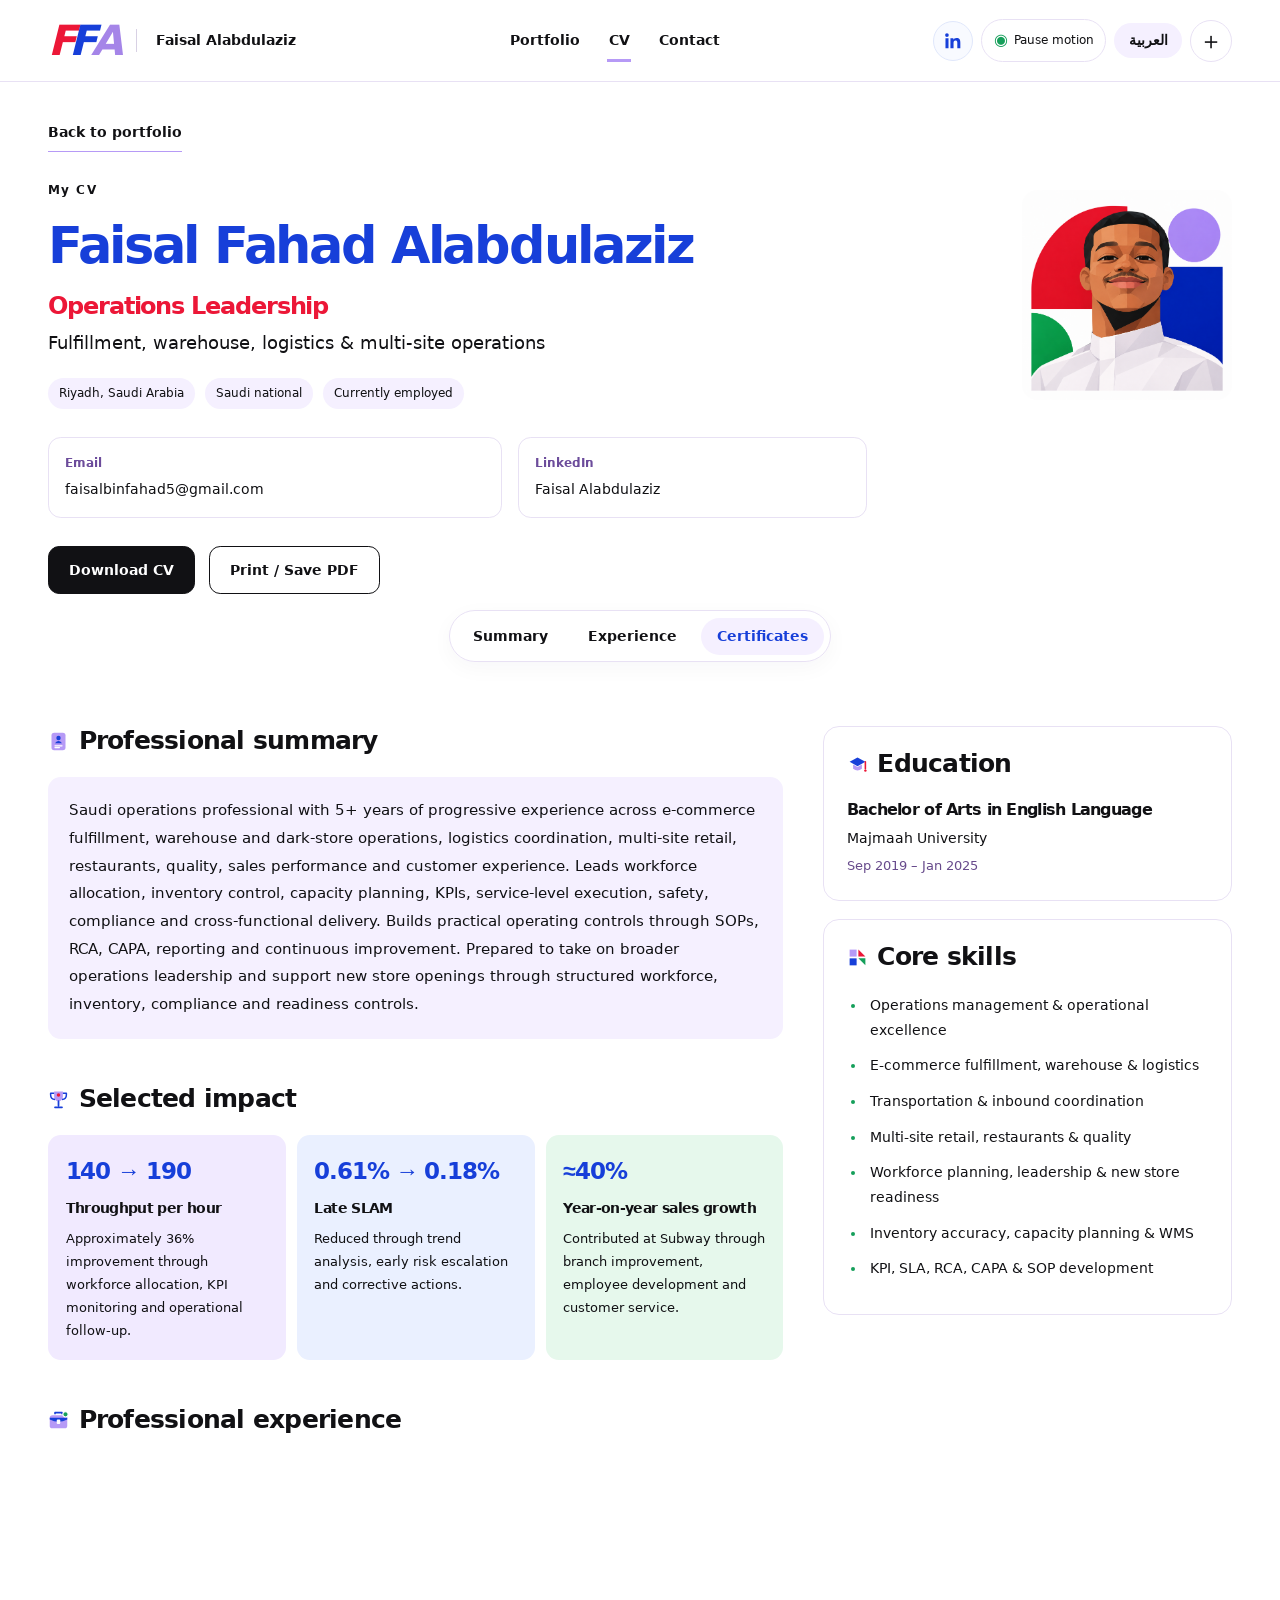
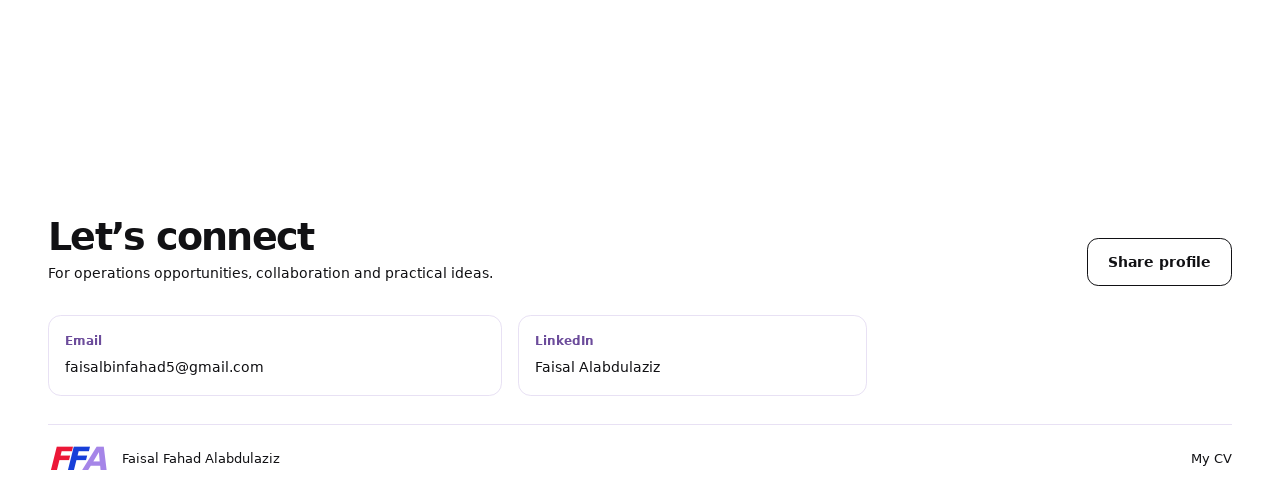
<file: cv-en.html>
<!doctype html><html lang="en" dir="ltr"><head><meta charset="utf-8"><meta name="viewport" content="width=device-width,initial-scale=1"><meta name="theme-color" content="#ffffff"><meta name="description" content="Operations. Insight. Ideas into action. — Fulfillment, warehouse, logistics &amp; multi-site operations"><title>Faisal Fahad Alabdulaziz | My CV</title><link rel="icon" href="favicon.svg" type="image/svg+xml"><link rel="stylesheet" href="style.css?v=20261126b"><link rel="stylesheet" href="projects.css?v=20261126b"><link rel="stylesheet" href="career.css?v=20261126c"><link rel="stylesheet" href="capabilities.css?v=20261126e"><link rel="stylesheet" href="identity-motion.css?v=20261126f"><link rel="stylesheet" href="cv-icons.css?v=20261126j"></head><body data-page="cv"><a class="skip-link" href="#main">Skip to content</a><div class="reading-progress" aria-hidden="true"><span></span></div><header class="site-header"><a class="brand" href="en.html"><span class="latin-mark" aria-label="FFA"><b>F</b><b>F</b><b>A</b></span><span>Faisal Alabdulaziz</span></a><nav aria-label="Main navigation"><a href="en.html" >Portfolio</a><a href="cv-en.html" aria-current=page>CV</a><a href="#contact">Contact</a></nav><div class="header-tools"><a class="linkedin-quick" href="https://www.linkedin.com/in/faisal-alabdulaziz-5491b7277" target="_blank" rel="noopener noreferrer" aria-label="My LinkedIn profile"><svg viewBox="0 0 24 24" aria-hidden="true" fill="currentColor"><path d="M5.4 7.5a2 2 0 1 0 0-4 2 2 0 0 0 0 4ZM3.8 9h3.3v11H3.8V9Zm5.4 0h3.2v1.5c.6-1 1.6-1.8 3.4-1.8 3.5 0 4.2 2.2 4.2 5.1V20h-3.3v-5.5c0-1.3 0-3-1.9-3s-2.2 1.4-2.2 2.9V20H9.2V9Z"/></svg></a><button class="motion-toggle" aria-pressed="false" data-motion><span aria-hidden="true">◉</span><span>Pause motion</span></button><a class="language-toggle" href="cv-ar.html" lang="ar" hreflang="ar">العربية</a><button class="share-icon" data-share aria-label="Share profile">＋</button></div></header><main id="main"><section class="container cv-hero"><a class="text-link" href="en.html">Back to portfolio</a><div class="cv-intro"><div><p class="eyebrow">My CV</p><h1>Faisal Fahad Alabdulaziz</h1><h2>Operations Leadership</h2><p class="lead">Fulfillment, warehouse, logistics & multi-site operations</p><div class="meta"><span>Riyadh, Saudi Arabia</span><span>Saudi national</span><span>Currently employed</span></div></div><img src="portrait.png" alt="Faisal Fahad Alabdulaziz" class="cv-avatar"></div><div class="contact-links"><a href="mailto:faisalbinfahad5@gmail.com"><small>Email</small><bdi>faisalbinfahad5@gmail.com</bdi></a><a href="https://www.linkedin.com/in/faisal-alabdulaziz-5491b7277" target="_blank" rel="noopener noreferrer"><small>LinkedIn</small>Faisal Alabdulaziz</a></div><div class="actions"><a class="button primary" href="Faisal_Alabdulaziz_Resume.pdf" download>Download CV</a><button class="button" data-print>Print / Save PDF</button></div></section>
<nav class="cv-jump" aria-label="CV sections"><a href="#summary">Summary</a><a href="#experience">Experience</a><a href="#certifications">Certificates</a></nav><div class="container cv-layout"><div class="cv-main"><section class="cv-section" id="summary"><h2 class="cv-icon-heading"><svg class="cv-heading-icon" viewBox="0 0 24 24" width="21" height="21" aria-hidden="true" focusable="false"><rect x="4" y="2" width="16" height="20" rx="3" fill="#b69af6"/><circle cx="12" cy="8" r="2.5" fill="#173fd9"/><path d="M8 14q4-5 8 0" fill="#173fd9"/><path d="M8 17h8M8 19h5" stroke="#fff" stroke-width="1.5" stroke-linecap="round"/></svg><span>Professional summary</span></h2><p class="summary">Saudi operations professional with 5+ years of progressive experience across e-commerce fulfillment, warehouse and dark-store operations, logistics coordination, multi-site retail, restaurants, quality, sales performance and customer experience. Leads workforce allocation, inventory control, capacity planning, KPIs, service-level execution, safety, compliance and cross-functional delivery. Builds practical operating controls through SOPs, RCA, CAPA, reporting and continuous improvement. Prepared to take on broader operations leadership and support new store openings through structured workforce, inventory, compliance and readiness controls.</p></section><section class="cv-section"><h2 class="cv-icon-heading"><svg class="cv-heading-icon" viewBox="0 0 24 24" width="21" height="21" aria-hidden="true" focusable="false"><path d="M7 3h10v6a5 5 0 0 1-10 0z" fill="#b69af6"/><path d="M7 5H3v2q0 5 5 5M17 5h4v2q0 5-5 5" fill="none" stroke="#173fd9" stroke-width="1.7" stroke-linejoin="round"/><path d="M12 14v5M8 21h8" stroke="#173fd9" stroke-width="2" stroke-linecap="round"/><circle cx="12" cy="7" r="2" fill="#ec1737"/></svg><span>Selected impact</span></h2><div class="impact-grid"><article class="impact tone-0"><strong dir="ltr">140 → 190</strong><h3>Throughput per hour</h3><p>Approximately 36% improvement through workforce allocation, KPI monitoring and operational follow-up.</p></article><article class="impact tone-1"><strong dir="ltr">0.61% → 0.18%</strong><h3>Late SLAM</h3><p>Reduced through trend analysis, early risk escalation and corrective actions.</p></article><article class="impact tone-2"><strong dir="ltr">≈40%</strong><h3>Year-on-year sales growth</h3><p>Contributed at Subway through branch improvement, employee development and customer service.</p></article></div></section><section class="cv-section" id="experience"><h2 class="cv-icon-heading"><svg class="cv-heading-icon" viewBox="0 0 24 24" width="21" height="21" aria-hidden="true" focusable="false"><path d="M8 5V3h8v2" fill="none" stroke="#173fd9" stroke-width="1.8" stroke-linejoin="round"/><rect x="2" y="6" width="20" height="15" rx="3" fill="#b69af6"/><path d="M2 11q10 5 20 0V9H2z" fill="#173fd9"/><rect x="10" y="11" width="4" height="5" rx="1" fill="#fff"/><circle cx="20" cy="5" r="3" fill="#159f5a" stroke="#fff" stroke-width="1.2"/></svg><span>Professional experience</span></h2><article class="experience experience-current"><div class="experience-brand"><span class="employer-logo salasa"><img src="salasa-logo-light.svg" alt="Salasa" width="112" height="48" loading="lazy"></span><span>Operations & fulfillment</span><span class="employment-status">Current</span></div><div class="job-title"><h3>Operations Supervisor</h3><span class="date">Oct 2025 – Present</span></div><p class="employer">Salasa · Amazon Dark Store QRB7</p><ul class="bullets"><li>Supervise end-to-end inbound, outbound, inventory, order fulfillment, staging, and shift control in an e-commerce environment.</li><li>Direct workforce allocation, handovers, associate performance, training and cross-training across ambient, chilled and frozen operations.</li><li>Monitor KPIs, service-level agreements, productivity, quality, safety and compliance while aligning operational priorities with stakeholders.</li><li>Manage capacity, space utilization, receiving constraints, product flow and escalations to protect service continuity and inventory availability.</li><li>Coordinate carrier schedules and HRX1/HRX2 arrival times to align receiving capacity with shipment flow and reduce congestion.</li><li>Control inventory accuracy through reconciliation, cycle counts, BIN-level audits, expiry tracking, discrepancy investigations and corrective follow-up.</li><li>Prepare operational reports, analyze trends and resolve process failures through Root Cause Analysis (RCA) and Corrective and Preventive Action (CAPA).</li><li>Develop and structure SOPs covering inbound, outbound, inventory, fulfillment, food hygiene, temperature control, equipment, safety and shifts.</li><li>Maintain food hygiene, temperature control, equipment, safety and quality standards across storage zones.</li><li>Use Excel, PivotTables, Power Query, KPI dashboards, WMS processes and ERP-related workflows to strengthen operational visibility.</li><li>Coordinate with Amazon, Salasa management, team leaders, inventory, quality, inbound, outbound and last-mile teams to close actions.</li></ul></article><article class="experience subway experience-former"><div class="experience-brand"><span class="employer-logo subway"><img src="subway-logo.png" alt="Subway" width="124" height="25" loading="lazy"></span><span>Branch operations & quality</span><span class="employment-status">Past role</span></div><h3>Progressive career at Subway</h3><p class="date employment-period">Jun 2021 – Sep 2025 · Overall employment period</p><div class="sub-role"><h4>Area Manager & Quality Analyst</h4><p class="date">Final role within the Subway career progression</p><ul class="bullets"><li>Manage multi-branch restaurant and retail operations across sales, customer experience, service quality, employee performance, training, audits and compliance.</li><li>Review branch KPIs, operating standards, food safety, quality controls and performance trends; coordinate corrective actions and follow-up.</li><li>Conduct branch visits and audits, review findings and follow actions through to more consistent execution.</li><li>Lead coaching, employee development, standardization and cross-functional collaboration.</li><li>Balance customer experience, quality, cost awareness, inventory and daily priorities across branches.</li><li>Use POS and ERP systems for sales tracking, inventory, ordering and branch reporting.</li></ul></div><div class="sub-role"><h4>Store Manager</h4><p class="date">Jul 2022 – Mar 2024</p><ul class="bullets"><li>Lead daily operations, sales performance, workforce deployment, customer service, inventory, food safety and operating controls.</li><li>Assign work, coach employees, resolve customer and operational issues and maintain consistent execution of procedures.</li></ul></div><div class="sub-role"><h4>Cashier & Customer Service</h4><p class="date">Jun 2021 – Jul 2022</p><ul class="bullets"><li>Deliver frontline service, order processing, cash handling, issue resolution and accurate day-to-day restaurant operations.</li></ul></div></article></section></div><aside class="cv-sidebar"><section class="info-box"><h2 class="cv-icon-heading"><svg class="cv-heading-icon" viewBox="0 0 24 24" width="21" height="21" aria-hidden="true" focusable="false"><path d="m3 9 9-5 9 5-9 5z" fill="#173fd9"/><path d="M7 12v5q5 4 10 0v-5l-5 3z" fill="#b69af6"/><path d="M21 9v8" stroke="#ec1737" stroke-width="1.8" stroke-linecap="round"/><circle cx="21" cy="19" r="1.4" fill="#ec1737"/></svg><span>Education</span></h2><h3>Bachelor of Arts in English Language</h3><p>Majmaah University</p><span class="date">Sep 2019 – Jan 2025</span></section><section class="info-box"><h2 class="cv-icon-heading"><svg class="cv-heading-icon" viewBox="0 0 24 24" width="21" height="21" aria-hidden="true" focusable="false"><path d="M3 3h8v8H3z" fill="#b69af6"/><path d="m13 3 8 8h-8z" fill="#ec1737"/><path d="M3 13h8v8H3z" fill="#173fd9"/><path d="M13 13h8v8z" fill="#159f5a"/></svg><span>Core skills</span></h2><ul class="bullets"><li>Operations management &amp; operational excellence</li><li>E-commerce fulfillment, warehouse &amp; logistics</li><li>Transportation &amp; inbound coordination</li><li>Multi-site retail, restaurants &amp; quality</li><li>Workforce planning, leadership &amp; new store readiness</li><li>Inventory accuracy, capacity planning &amp; WMS</li><li>KPI, SLA, RCA, CAPA &amp; SOP development</li></ul></section><section class="info-box"><h2 class="cv-icon-heading"><svg class="cv-heading-icon" viewBox="0 0 24 24" width="21" height="21" aria-hidden="true" focusable="false"><path d="M3 16h4v5H3z" fill="#b69af6"/><path d="M10 10h4v11h-4z" fill="#173fd9"/><path d="M17 4h4v17h-4z" fill="#159f5a"/><path d="m3 10 6-5 4 2 5-5" fill="none" stroke="#ec1737" stroke-width="1.4" stroke-linecap="round" stroke-linejoin="round"/></svg><span>Digital & analytical capabilities</span></h2><p>Microsoft Excel, PivotTables, Power Query, KPI dashboards, operational reporting, performance analysis, WMS, ERP and POS-related processes, and ClickUp work coordination.</p><h3>Professional development & project capability</h3><p>AI-assisted process analysis, prompt and workflow design, and AI-agent scenario testing.</p></section><section class="info-box" id="certifications"><h2 class="cv-icon-heading"><svg class="cv-heading-icon" viewBox="0 0 24 24" width="21" height="21" aria-hidden="true" focusable="false"><path d="m5 2 5 1 3 7-5 2z" fill="#173fd9"/><path d="m19 2-5 1-3 7 5 2z" fill="#ec1737"/><circle cx="12" cy="15" r="7" fill="#b69af6"/><path d="m9 15 2 2 4-4" fill="none" stroke="#fff" stroke-width="1.8" stroke-linecap="round" stroke-linejoin="round"/></svg><span>Certifications & professional development</span></h2><ol class="certifications"><li>Operations Management Professional Certificate | Jack Welch Management Institute</li><li>Operational Excellence Foundations</li><li>Operations Strategy for Business</li><li>Operations Management Foundations</li><li>Business Process Improvement</li><li>Quality Management Foundations</li><li>Supply Chain Foundations</li><li>Master Microsoft Excel</li><li>Mastering Business Intelligence with DAX, Power BI, and Excel | Microsoft Press</li></ol></section><section class="info-box"><h2 class="cv-icon-heading"><svg class="cv-heading-icon" viewBox="0 0 24 24" width="21" height="21" aria-hidden="true" focusable="false"><circle cx="12" cy="12" r="9" fill="#f3edff" stroke="#173fd9" stroke-width="1.5"/><ellipse cx="12" cy="12" rx="4" ry="9" fill="none" stroke="#b69af6" stroke-width="1.5"/><path d="M3 12h18" stroke="#173fd9" stroke-width="1.5"/><circle cx="19" cy="5" r="3" fill="#159f5a" stroke="#fff" stroke-width="1.2"/></svg><span>Languages</span></h2><p class="language-line">Arabic · Native</p><p class="language-line">English · Professional working proficiency</p></section></aside></div></main><footer class="container section contact" id="contact"><div class="section-heading"><div><h2>Let’s connect</h2><p>For operations opportunities, collaboration and practical ideas.</p></div><button class="button" data-share>Share profile</button></div><div class="contact-links"><a href="mailto:faisalbinfahad5@gmail.com"><small>Email</small><bdi>faisalbinfahad5@gmail.com</bdi></a><a href="https://www.linkedin.com/in/faisal-alabdulaziz-5491b7277" target="_blank" rel="noopener noreferrer"><small>LinkedIn</small>Faisal Alabdulaziz</a></div><div class="footer-line"><span class="latin-mark" aria-label="FFA"><b>F</b><b>F</b><b>A</b></span><span>Faisal Fahad Alabdulaziz</span><a href="cv-en.html">My CV</a></div></footer>
<dialog id="project-dialog"><button class="dialog-close" data-close aria-label="Close">×</button><div id="project-content"></div></dialog>
<dialog id="share-dialog"><button class="dialog-close" data-close aria-label="Close">×</button><h2>Your next connection starts here</h2><p>Scan to open this portfolio, or copy the link.</p><div id="qr-container"></div><p id="share-status" aria-live="polite"></p><input id="share-url" readonly aria-label="Portfolio URL" dir="ltr"><div class="share-actions"><button class="button primary" id="copy-link">Copy link</button><button class="button" id="native-share">Share</button><a class="button" id="download-qr" href="Faisal_Portfolio_QR_en.png" download>Download QR</a><a class="button" href="Faisal_Alabdulaziz.vcf" download>Save contact</a></div><p class="wallet-note">Samsung Wallet requires a compatible pass. This QR opens the website; Wallet installation has not been configured.</p></dialog><script id="site-data" type="application/json">{"projects": [["MUEEN", "Operational analytics", "Analyze Late SLAM data and prepare operational bridges and reports.", "Manual review takes time and makes consistent reporting harder.", "A file-based workflow for reviewing delays, identifying causes and preparing reports.", "Clearer operational visibility and a repeatable review workflow."], ["MERAR", "Shift & operations planning", "Bring shift planning and day-to-day operational follow-up into one interface.", "Shift information and operational follow-up can become scattered.", "An organized workspace for shift planning and operational information.", "A clearer view of team coverage and daily priorities."], ["FSL", "Order evidence", "Organize complaints and evidence linked to orders and items.", "Order-related complaints need clear evidence and organized follow-up.", "A workflow linking order and item information to supporting evidence and review status.", "Easier review of each case and a structured record for follow-up."]], "close": "Close", "pnote": "Project overview. Interface examples are illustrative; private operational records are not published.", "illustration": "Illustrative interface · sample data", "problem": "The challenge", "action": "The approach", "result": "The value", "copy": "Copy link", "copied": "Link copied", "copyfail": "Copy this link manually", "wallet": "Samsung Wallet requires a compatible pass. This QR opens the website; Wallet installation has not been configured.", "unpublished": "The permanent sharing QR becomes available once the site is published. Contact sharing works now.", "sharetext": "Scan to open this portfolio, or copy the link.", "states": ["Welcome", "Think", "Explain"], "tag": "Operations. Insight. Ideas into action.", "lang": "en"}</script><script src="qrcode.js" defer></script><script src="app.js?v=20261126f" defer></script><button class="back-top" aria-label="Back to top" data-top>↑</button></body></html>
</file>
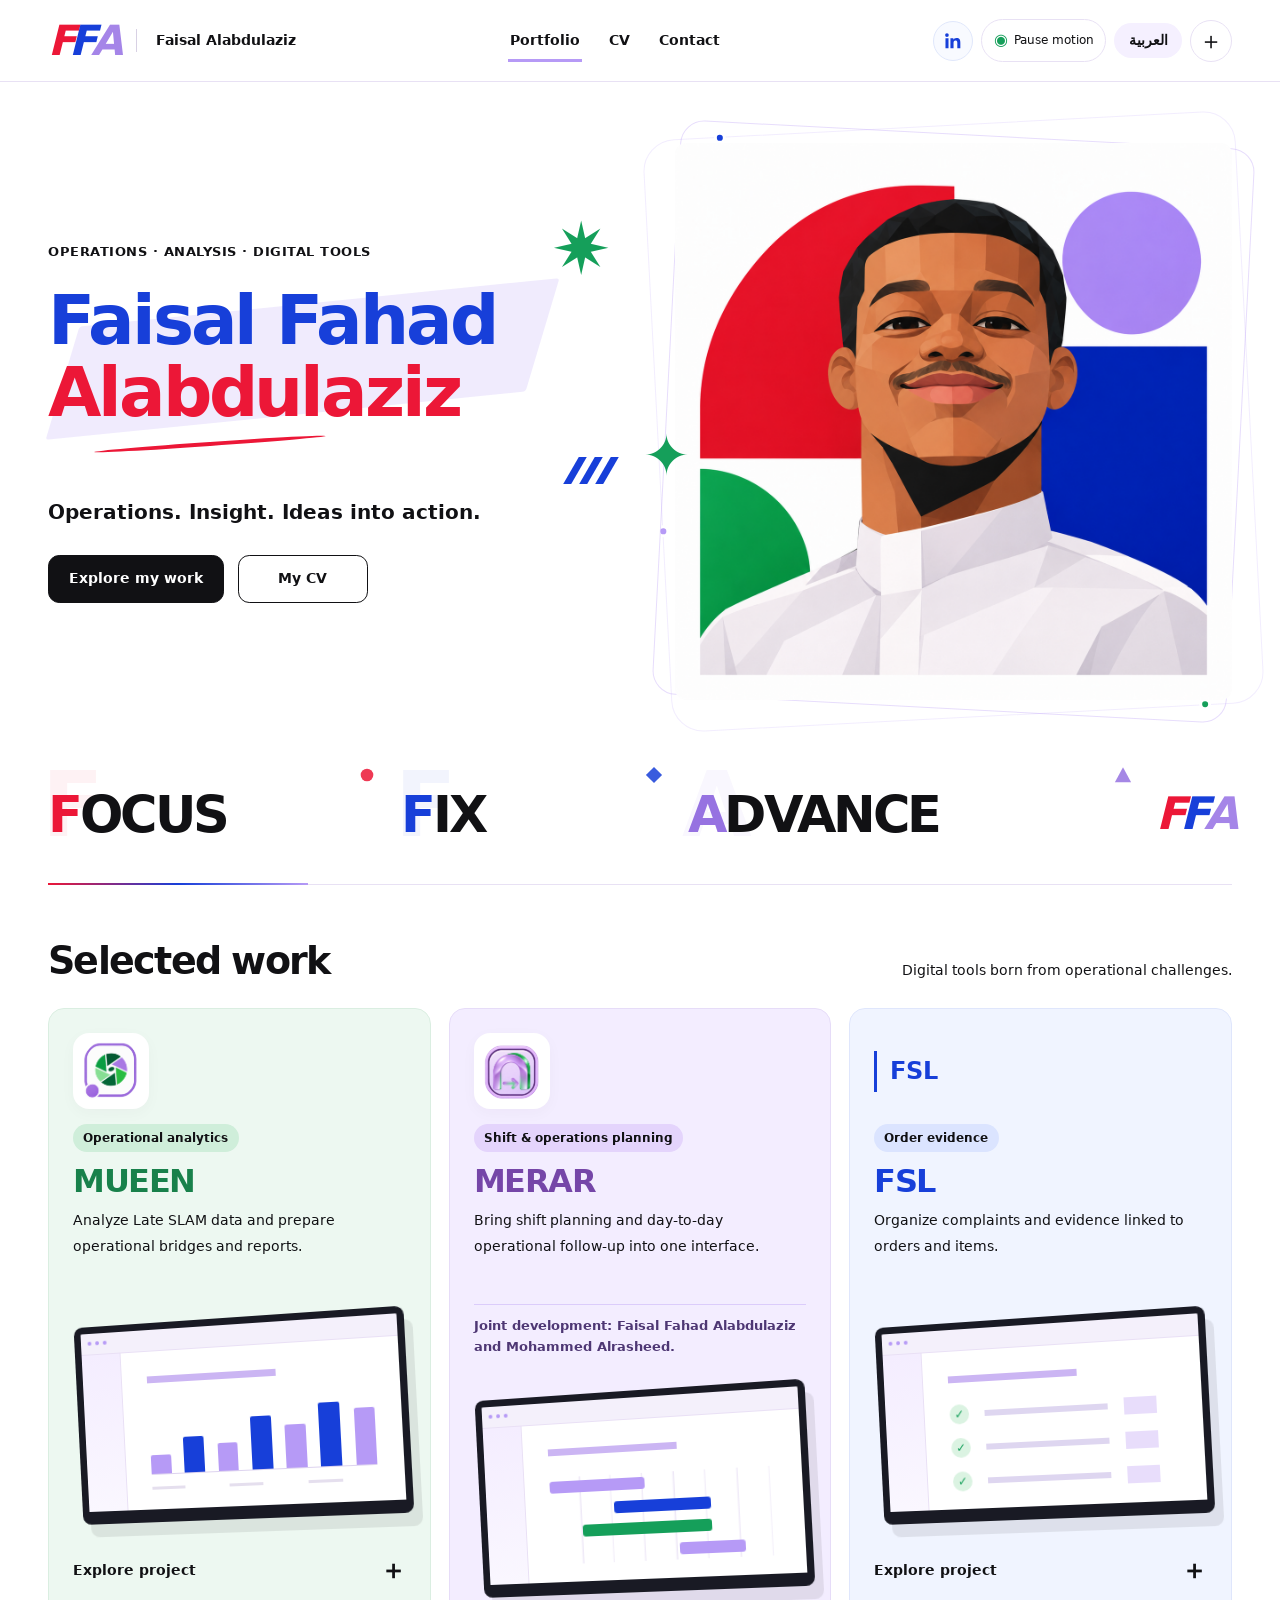
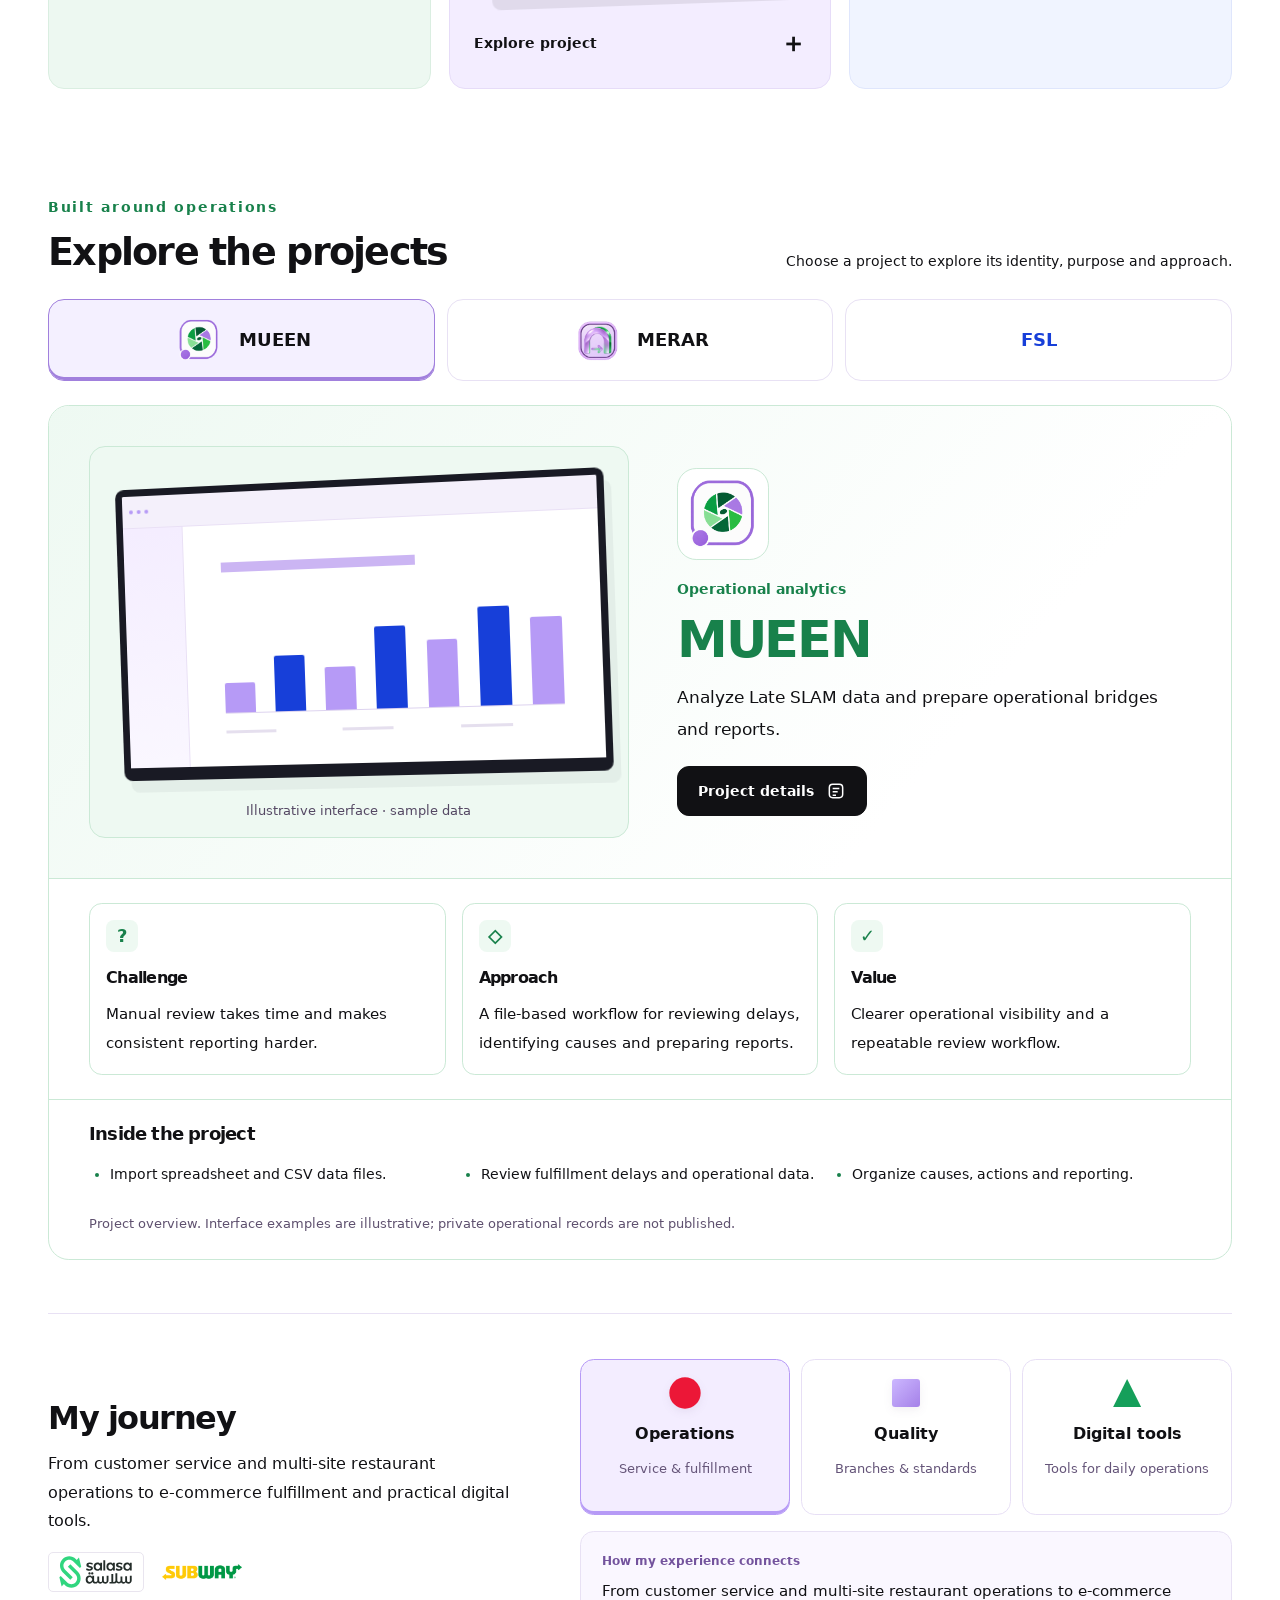
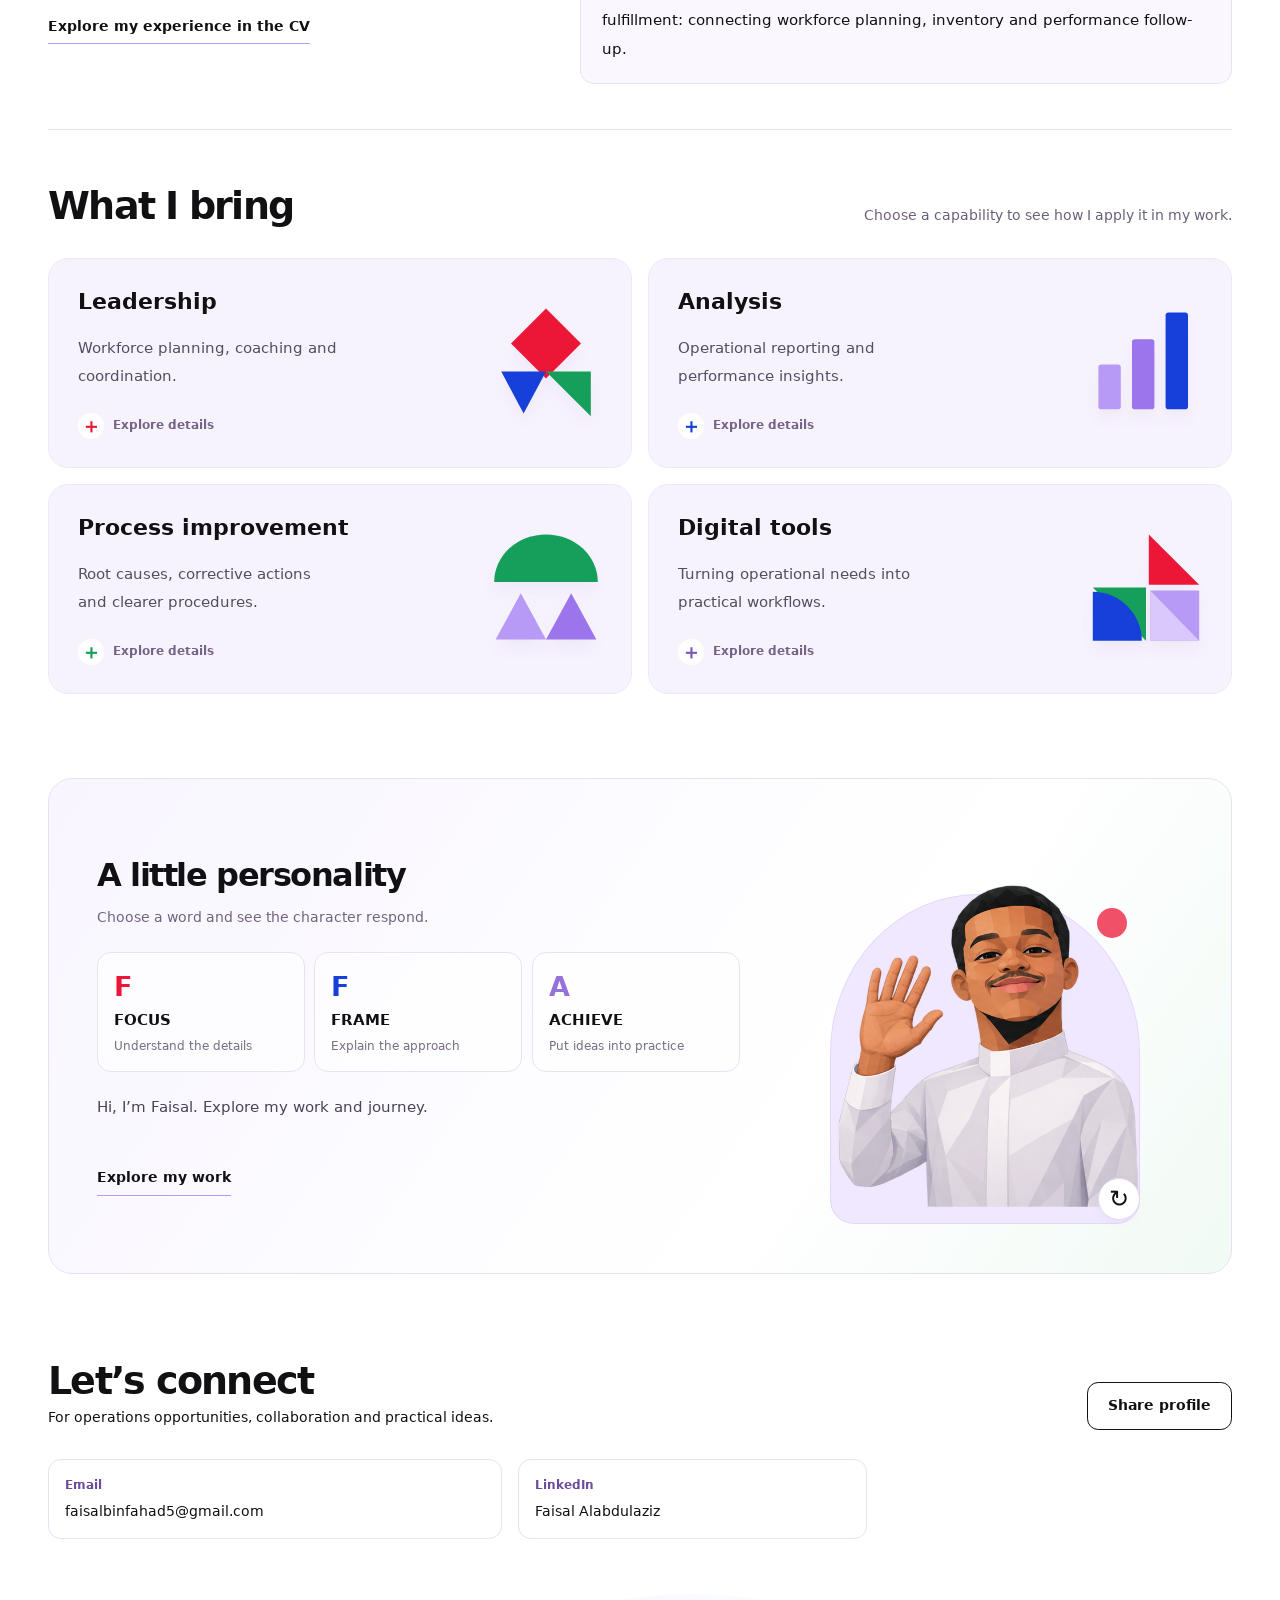
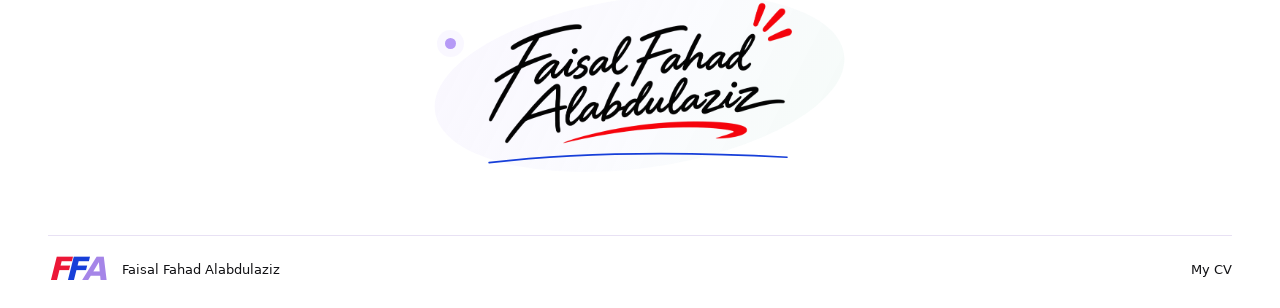
<file: en.html>
<!doctype html><html lang="en" dir="ltr"><head><meta charset="utf-8"><meta name="viewport" content="width=device-width,initial-scale=1"><meta name="theme-color" content="#ffffff"><meta name="description" content="Operations. Insight. Ideas into action. — Fulfillment, warehouse, logistics &amp; multi-site operations"><title>Faisal Fahad Alabdulaziz | Portfolio</title><link rel="icon" href="favicon.svg" type="image/svg+xml"><link rel="stylesheet" href="style.css?v=20261126b"><link rel="stylesheet" href="projects.css?v=20261126b"><link rel="stylesheet" href="career.css?v=20261126c"><link rel="stylesheet" href="capabilities.css?v=20261126e"><link rel="stylesheet" href="identity-motion.css?v=20261126f"><link rel="stylesheet" href="character.css?v=20261126g"></head><body data-page="portfolio"><a class="skip-link" href="#main">Skip to content</a><div class="reading-progress" aria-hidden="true"><span></span></div><header class="site-header"><a class="brand" href="en.html"><span class="latin-mark" aria-label="FFA"><b>F</b><b>F</b><b>A</b></span><span>Faisal Alabdulaziz</span></a><nav aria-label="Main navigation"><a href="en.html" aria-current=page>Portfolio</a><a href="cv-en.html" >CV</a><a href="#contact">Contact</a></nav><div class="header-tools"><a class="linkedin-quick" href="https://www.linkedin.com/in/faisal-alabdulaziz-5491b7277" target="_blank" rel="noopener noreferrer" aria-label="My LinkedIn profile"><svg viewBox="0 0 24 24" aria-hidden="true" fill="currentColor"><path d="M5.4 7.5a2 2 0 1 0 0-4 2 2 0 0 0 0 4ZM3.8 9h3.3v11H3.8V9Zm5.4 0h3.2v1.5c.6-1 1.6-1.8 3.4-1.8 3.5 0 4.2 2.2 4.2 5.1V20h-3.3v-5.5c0-1.3 0-3-1.9-3s-2.2 1.4-2.2 2.9V20H9.2V9Z"/></svg></a><button class="motion-toggle" aria-pressed="false" data-motion><span aria-hidden="true">◉</span><span>Pause motion</span></button><a class="language-toggle" href="ar.html" lang="ar" hreflang="ar">العربية</a><button class="share-icon" data-share aria-label="Share profile">＋</button></div></header><main id="main"><section class="hero container"><div class="hero-copy"><span class="name-star" aria-hidden="true">✷</span><p class="eyebrow">OPERATIONS · ANALYSIS · DIGITAL TOOLS</p><h1 class="name-composition"><span>Faisal Fahad</span><strong>Alabdulaziz</strong></h1><span class="name-stripes" aria-hidden="true"><i></i><i></i><i></i></span><p class="hero-tag">Operations. Insight. Ideas into action.</p><div class="actions"><a class="button primary" href="#work">Explore my work</a><a class="button" href="cv-en.html">My CV</a></div></div><div class="hero-art"><img class="portrait" src="portrait.png" alt="Faisal Fahad Alabdulaziz" fetchpriority="high"><span class="identity-orbit" aria-hidden="true"><i></i><i></i><i></i></span><span class="art-spark" aria-hidden="true">✦</span></div></section>
<div class="container"><div class="manifesto identity-ribbon" aria-label="FOCUS · FIX · ADVANCE"><span class="identity-word identity-word-0"><span class="identity-glyph" aria-hidden="true">F</span><span class="identity-label">FOCUS</span><svg class="identity-shape" viewBox="0 0 40 40" aria-hidden="true"><circle cx="20" cy="20" r="14"/></svg></span><span class="identity-word identity-word-1"><span class="identity-glyph" aria-hidden="true">F</span><span class="identity-label">FIX</span><svg class="identity-shape" viewBox="0 0 40 40" aria-hidden="true"><path d="M20 2 38 20 20 38 2 20Z"/></svg></span><span class="identity-word identity-word-2"><span class="identity-glyph" aria-hidden="true">A</span><span class="identity-label">ADVANCE</span><svg class="identity-shape" viewBox="0 0 40 40" aria-hidden="true"><path d="M20 3 38 36H2Z"/></svg></span><span class="latin-mark" aria-label="F F A"><b>F</b><b>F</b><b>A</b></span></div></div>
<section class="container section" id="work"><div class="section-heading"><h2>Selected work</h2><p>Digital tools born from operational challenges.</p></div><div class="projects-grid"><button class="project-card tone-0" data-project="0"><span class="project-card-brand"><span class="project-emblem"><img src="mueen-logo.png" width="72" height="72" alt="" loading="lazy"></span></span><span class="tag">Operational analytics</span><h3>MUEEN</h3><p>Analyze Late SLAM data and prepare operational bridges and reports.</p><div class="demo-screen" aria-hidden="true"><div class="demo-top"><i></i><i></i><i></i></div><div class="demo-body"><aside></aside><div class="demo-content"><div class="demo-heading"></div><div class="chart"><i style="height:28%"></i><i style="height:52%"></i><i style="height:40%"></i><i style="height:76%"></i><i style="height:62%"></i><i style="height:91%"></i><i style="height:80%"></i></div><div class="chart-labels"><i></i><i></i><i></i></div></div></div></div><span class="project-action">Explore project<span>＋</span></span></button><button class="project-card tone-1" data-project="1"><span class="project-card-brand"><span class="project-emblem"><img src="merar-logo.png" width="72" height="72" alt="" loading="lazy"></span></span><span class="tag">Shift & operations planning</span><h3>MERAR</h3><p>Bring shift planning and day-to-day operational follow-up into one interface.</p><p class="project-credit">Joint development: Faisal Fahad Alabdulaziz and Mohammed Alrasheed.</p><div class="demo-screen" aria-hidden="true"><div class="demo-top"><i></i><i></i><i></i></div><div class="demo-body"><aside></aside><div class="demo-content"><div class="demo-heading"></div><div class="schedule"><i style="grid-column:1/span 3;background:var(--lavender)"></i><i style="grid-column:3/span 3;background:var(--blue)"></i><i style="grid-column:2/span 4;background:var(--green)"></i><i style="grid-column:5/span 2;background:var(--lavender)"></i></div></div></div></div><span class="project-action">Explore project<span>＋</span></span></button><button class="project-card tone-2" data-project="2"><span class="project-card-brand"><span class="project-wordmark" aria-hidden="true">FSL</span></span><span class="tag">Order evidence</span><h3>FSL</h3><p>Organize complaints and evidence linked to orders and items.</p><div class="demo-screen" aria-hidden="true"><div class="demo-top"><i></i><i></i><i></i></div><div class="demo-body"><aside></aside><div class="demo-content"><div class="demo-heading"></div><div class="evidence"><div><span>✓</span><i></i><b></b></div><div><span>✓</span><i></i><b></b></div><div><span>✓</span><i></i><b></b></div></div></div></div></div><span class="project-action">Explore project<span>＋</span></span></button></div></section>
<section class="container section project-showcase" id="project-showcase" aria-labelledby="case-title"><div class="section-heading"><div><p class="eyebrow">Built around operations</p><h2 id="case-title">Explore the projects</h2></div><p>Choose a project to explore its identity, purpose and approach.</p></div><div class="case-switcher" role="tablist" aria-label="Choose a project"><button class="case-tab" id="case-tab-0" role="tab" aria-controls="case-panel" aria-selected="true" tabindex="0" data-case-project="0"><img src="mueen-logo.png" alt="" width="48" height="48"><span>MUEEN</span></button><button class="case-tab" id="case-tab-1" role="tab" aria-controls="case-panel" aria-selected="false" tabindex="-1" data-case-project="1"><img src="merar-logo.png" alt="" width="48" height="48"><span>MERAR</span></button><button class="case-tab" id="case-tab-2" role="tab" aria-controls="case-panel" aria-selected="false" tabindex="-1" data-case-project="2"><span>FSL</span></button></div><article id="case-panel" role="tabpanel" aria-labelledby="case-tab-0" tabindex="0" data-active-project="0"><div class="case-overview"><div class="case-preview"><div id="case-visual"></div><small>Illustrative interface · sample data</small></div><div class="case-intro"><div id="case-emblem" class="case-emblem"></div><span class="case-category" id="case-category"></span><h3 id="case-name"></h3><p id="case-description"></p><p class="project-credit" id="case-credit"></p><button class="button primary project-details-button" data-case-open><span>Project details</span><svg viewBox="0 0 24 24" aria-hidden="true" fill="none" stroke="currentColor" stroke-width="1.8"><rect x="4" y="4" width="16" height="16" rx="4"/><path d="M8 9h8M8 13h6M8 17h4"/></svg></button></div></div><div class="case-stages"><section class="case-stage"><span class="stage-icon" aria-hidden="true">?</span><h4>Challenge</h4><p data-case-stage="0"></p></section><section class="case-stage"><span class="stage-icon" aria-hidden="true">◇</span><h4>Approach</h4><p data-case-stage="1"></p></section><section class="case-stage"><span class="stage-icon" aria-hidden="true">✓</span><h4>Value</h4><p data-case-stage="2"></p></section></div><section class="case-features"><h4>Inside the project</h4><ul id="case-features"></ul></section><p class="case-disclosure">Project overview. Interface examples are illustrative; private operational records are not published.</p></article><p class="sr-only" id="case-selection-status" aria-live="polite"></p></section><section class="container section journey"><div class="journey-summary"><div class="section-heading"><h2>My journey</h2><p>From customer service and multi-site restaurant operations to e-commerce fulfillment and practical digital tools.</p></div><div class="career-employers" aria-label="My professional experience"><span class="employer-logo salasa"><img src="salasa-logo-light.svg" alt="Salasa" width="112" height="48" loading="lazy"></span><span class="employer-logo subway"><img src="subway-logo.png" alt="Subway" width="124" height="25" loading="lazy"></span></div><a class="text-link" href="cv-en.html#experience">Explore my experience in the CV</a></div><div class="journey-interaction"><div class="journey-track" role="group" aria-label="My career focus"><button data-journey="0" aria-pressed="true"><span class="journey-shape shape-0" aria-hidden="true"></span><strong>Operations</strong><span class="journey-caption">Service & fulfillment</span></button><button data-journey="1" aria-pressed="false"><span class="journey-shape shape-1" aria-hidden="true"></span><strong>Quality</strong><span class="journey-caption">Branches & standards</span></button><button data-journey="2" aria-pressed="false"><span class="journey-shape shape-2" aria-hidden="true"></span><strong>Digital tools</strong><span class="journey-caption">Tools for daily operations</span></button></div><div class="journey-detail-box"><span class="journey-detail-label">How my experience connects</span><p class="journey-detail" aria-live="polite"></p></div></div></section>
<section class="container section capabilities-section" aria-labelledby="capabilities-title"><div class="section-heading"><h2 id="capabilities-title">What I bring</h2><p>Choose a capability to see how I apply it in my work.</p></div><div class="capabilities"><button class="capability capability-0" id="capability-0" data-capability="0" aria-expanded="false" aria-controls="capability-panel"><svg class="capability-art" viewBox="0 0 80 82" aria-hidden="true"><path class="piece-red" d="M40 2 65 27 40 52 15 27Z" fill="#ec1737"/><path class="piece-blue" d="M8 47H40L24 77Z" fill="#173fd9"/><path class="piece-green" d="M40 47H72V79Z" fill="#159f5a"/></svg><h3>Leadership</h3><p>Workforce planning, coaching and coordination.</p><span class="capability-open"><span>Explore details</span><span class="capability-plus" aria-hidden="true">＋</span></span></button><button class="capability capability-1" id="capability-1" data-capability="1" aria-expanded="false" aria-controls="capability-panel"><svg class="capability-art" viewBox="0 0 80 82" aria-hidden="true"><rect class="piece-lavender" x="6" y="42" width="16" height="32" rx="2" fill="#b69af6"/><rect class="piece-purple" x="30" y="24" width="16" height="50" rx="2" fill="#9c74ec"/><rect class="piece-blue" x="54" y="5" width="16" height="69" rx="2" fill="#173fd9"/></svg><h3>Analysis</h3><p>Operational reporting and performance insights.</p><span class="capability-open"><span>Explore details</span><span class="capability-plus" aria-hidden="true">＋</span></span></button><button class="capability capability-2" id="capability-2" data-capability="2" aria-expanded="false" aria-controls="capability-panel"><svg class="capability-art" viewBox="0 0 80 82" aria-hidden="true"><path class="piece-green" d="M3 36a37 34 0 0 1 74 0Z" fill="#159f5a"/><path class="piece-lavender" d="M22 44 40 77H4Z" fill="#b69af6"/><path class="piece-purple" d="M58 44 76 77H40Z" fill="#9c74ec"/></svg><h3>Process improvement</h3><p>Root causes, corrective actions and clearer procedures.</p><span class="capability-open"><span>Explore details</span><span class="capability-plus" aria-hidden="true">＋</span></span></button><button class="capability capability-3" id="capability-3" data-capability="3" aria-expanded="false" aria-controls="capability-panel"><svg class="capability-art" viewBox="0 0 80 82" aria-hidden="true"><path class="piece-red" d="M42 2 78 38H42Z" fill="#ec1737"/><path class="piece-green" d="M2 40H40V78Z" fill="#159f5a"/><path class="piece-blue" d="M2 43a35 35 0 0 1 35 35H2Z" fill="#173fd9"/><path class="piece-lavender" d="M43 42H78V78H43Z" fill="#b69af6"/><path d="M43 42 78 78H43Z" fill="#d9c8fb"/></svg><h3>Digital tools</h3><p>Turning operational needs into practical workflows.</p><span class="capability-open"><span>Explore details</span><span class="capability-plus" aria-hidden="true">＋</span></span></button></div><div class="capability-panel" id="capability-panel" role="region" aria-labelledby="capability-detail-title" hidden><div class="capability-panel-heading"><div><span class="capability-kicker">From my experience</span><h3 id="capability-detail-title"></h3></div><button class="capability-dismiss" data-capability-close aria-label="Close details">×</button></div><p id="capability-detail-summary"></p><ul id="capability-detail-list"></ul><a class="text-link" id="capability-detail-link"></a></div></section><section class="container character-strip character-studio" aria-labelledby="character-title"><div class="character-copy"><h2 id="character-title">A little personality</h2><p class="character-intro">Choose a word and see the character respond.</p><div class="states"><button class="state character-choice" data-state="0" aria-pressed="false" aria-controls="character-stage"><b aria-hidden="true">F</b><span>FOCUS</span><small>Understand the details</small></button><button class="state character-choice" data-state="1" aria-pressed="false" aria-controls="character-stage"><b aria-hidden="true">F</b><span>FRAME</span><small>Explain the approach</small></button><button class="state character-choice" data-state="2" aria-pressed="false" aria-controls="character-stage"><b aria-hidden="true">A</b><span>ACHIEVE</span><small>Put ideas into practice</small></button></div><p id="character-message" aria-live="polite">Hi, I’m Faisal. Explore my work and journey.</p><a class="text-link character-next" href="#work">Explore my work</a></div><div id="character-stage" class="character-stage" data-pose="welcome" role="region" aria-label="Faisal’s character welcoming you"><span class="character-disc" aria-hidden="true"></span><span class="character-figure" aria-hidden="true"></span><span class="character-wave" aria-hidden="true"></span><span class="character-symbol symbol-thought" aria-hidden="true"><i></i><i></i><i></i></span><span class="character-symbol symbol-explain" aria-hidden="true"><i></i><i></i><i></i></span><span class="character-symbol symbol-achieve" aria-hidden="true">✓</span><button class="character-replay" data-character-replay aria-label="Replay welcome">↻</button></div></section></main><footer class="container section contact" id="contact"><div class="section-heading"><div><h2>Let’s connect</h2><p>For operations opportunities, collaboration and practical ideas.</p></div><button class="button" data-share>Share profile</button></div><div class="contact-links"><a href="mailto:faisalbinfahad5@gmail.com"><small>Email</small><bdi>faisalbinfahad5@gmail.com</bdi></a><a href="https://www.linkedin.com/in/faisal-alabdulaziz-5491b7277" target="_blank" rel="noopener noreferrer"><small>LinkedIn</small>Faisal Alabdulaziz</a></div><div class="personal-signature signature-composition"><img src="signature-en.png" alt="Faisal Fahad Alabdulaziz — signature" width="680" height="320" loading="lazy"><svg class="signature-line" viewBox="0 0 400 26" aria-hidden="true"><path d="M4 19Q168 0 390 12"/></svg><span class="signature-dot" aria-hidden="true"></span></div><div class="footer-line"><span class="latin-mark" aria-label="FFA"><b>F</b><b>F</b><b>A</b></span><span>Faisal Fahad Alabdulaziz</span><a href="cv-en.html">My CV</a></div></footer>
<dialog id="project-dialog"><button class="dialog-close" data-close aria-label="Close">×</button><div id="project-content"></div></dialog>
<dialog id="share-dialog"><button class="dialog-close" data-close aria-label="Close">×</button><h2>Your next connection starts here</h2><p>Scan to open this portfolio, or copy the link.</p><div id="qr-container"></div><p id="share-status" aria-live="polite"></p><input id="share-url" readonly aria-label="Portfolio URL" dir="ltr"><div class="share-actions"><button class="button primary" id="copy-link">Copy link</button><button class="button" id="native-share">Share</button><a class="button" id="download-qr" href="Faisal_Portfolio_QR_en.png" download>Download QR</a><a class="button" href="Faisal_Alabdulaziz.vcf" download>Save contact</a></div><p class="wallet-note">Samsung Wallet requires a compatible pass. This QR opens the website; Wallet installation has not been configured.</p></dialog><script id="site-data" type="application/json">{"projects": [["MUEEN", "Operational analytics", "Analyze Late SLAM data and prepare operational bridges and reports.", "Manual review takes time and makes consistent reporting harder.", "A file-based workflow for reviewing delays, identifying causes and preparing reports.", "Clearer operational visibility and a repeatable review workflow."], ["MERAR", "Shift & operations planning", "Bring shift planning and day-to-day operational follow-up into one interface.", "Shift information and operational follow-up can become scattered.", "An organized workspace for shift planning and operational information.", "A clearer view of team coverage and daily priorities."], ["FSL", "Order evidence", "Organize complaints and evidence linked to orders and items.", "Order-related complaints need clear evidence and organized follow-up.", "A workflow linking order and item information to supporting evidence and review status.", "Easier review of each case and a structured record for follow-up."]], "close": "Close", "pnote": "Project overview. Interface examples are illustrative; private operational records are not published.", "illustration": "Illustrative interface · sample data", "problem": "The challenge", "action": "The approach", "result": "The value", "copy": "Copy link", "copied": "Link copied", "copyfail": "Copy this link manually", "wallet": "Samsung Wallet requires a compatible pass. This QR opens the website; Wallet installation has not been configured.", "unpublished": "The permanent sharing QR becomes available once the site is published. Contact sharing works now.", "sharetext": "Scan to open this portfolio, or copy the link.", "states": ["Welcome", "Think", "Explain"], "tag": "Operations. Insight. Ideas into action.", "lang": "en", "credits": ["", "Joint development: Faisal Fahad Alabdulaziz and Mohammed Alrasheed.", ""], "features": [["Import spreadsheet and CSV data files.", "Review fulfillment delays and operational data.", "Organize causes, actions and reporting."], ["Import and export team attendance.", "Organize shift planning and daily follow-up.", "Bring operational information into one workspace."], ["Import complaint records and organize them by order.", "Connect items and quantities to evidence, responses and actions.", "Prepare review reports and evidence packages."]], "featuresTitle": "Inside the project", "logos": ["mueen-logo.png", "merar-logo.png", ""], "caseLabel": "Selected project", "capabilities": [{"title": "Leadership", "summary": "Workforce planning, coaching and coordination.", "details": ["Plan workforce allocation, distribute tasks and guide teams across shifts.", "Experience in multi-site team and branch management, performance follow-up and training."]}, {"title": "Analysis", "summary": "Operational reporting and performance insights.", "details": ["Review operational KPIs and reports to identify gaps and priorities.", "Use Excel, PivotTables, Power Query and performance dashboards."]}, {"title": "Process improvement", "summary": "Root causes, corrective actions and clearer procedures.", "details": ["Analyze root causes and follow corrective and preventive actions.", "Structure operating procedures and review quality, safety and execution consistency."]}, {"title": "Digital tools", "summary": "Turning operational needs into practical workflows.", "details": ["MUEEN for operational analytics and FSL for complaints and order evidence.", "MERAR for shift planning and daily follow-up, jointly developed with Mohammed Alrasheed."]}], "capabilityCV": "View my experience", "capabilityProjects": "Explore my projects"}</script><script src="qrcode.js" defer></script><script src="app.js?v=20261126g" defer></script><button class="back-top" aria-label="Back to top" data-top>↑</button></body></html>
</file>
<file: style.css>
@font-face{font-family:Arabic;src:url(Arabic-Regular.ttf) format('truetype');font-weight:400;font-display:swap}@font-face{font-family:Arabic;src:url(Arabic-Bold.ttf) format('truetype');font-weight:700 900;font-display:swap}@font-face{font-family:Latin;src:url(Latin-Regular.ttf) format('truetype');font-weight:400;font-display:swap}@font-face{font-family:Latin;src:url(Latin-Bold.ttf) format('truetype');font-weight:700 900;font-display:swap}
:root{--red:#ec1737;--blue:#173fd9;--lavender:#b69af6;--green:#159f5a;--ink:#111114;--line:#e8e1f4;--soft:#f5f0ff;--font:Latin,Arial,sans-serif}*{box-sizing:border-box}html{scroll-behavior:smooth;scroll-padding-top:7rem}html[lang=ar]{--font:Arabic,Arial,sans-serif}body{font-family:var(--font);color:var(--ink);margin:0;background:white;line-height:1.65}button,input,a{font:inherit}a{color:inherit;text-decoration:none}button,a{-webkit-tap-highlight-color:transparent}button{cursor:pointer;color:inherit}button:disabled{cursor:default;opacity:.55}button{background:none}img{max-width:100%;display:block}h1,h2,h3,h4,p{margin:0}h1,h2,h3,h4{font-weight:700;line-height:1.2;letter-spacing:-.045em}html[lang=ar] h1,html[lang=ar] h2,html[lang=ar] h3,html[lang=ar] h4{letter-spacing:-.025em;line-height:1.6}h2{font-size:clamp(1.6rem,3vw,2.6rem)}h3{font-size:1.25rem}p{line-height:1.8}.container{width:min(1240px,calc(100% - 6rem));margin-inline:auto}.section{padding-block:3.3rem}.site-header{max-width:1440px;margin:auto;display:flex;align-items:center;justify-content:space-between;padding:1.2rem 3rem;gap:1.5rem;background:#ffffffef;border-bottom:1px solid var(--line);position:relative;z-index:5}.brand{display:flex;align-items:center;gap:1.25rem;font-size:.88rem;font-weight:700}.brand>span:last-child{border-inline-start:1px solid #d8d1e4;padding-inline-start:1.2rem}.latin-mark{display:inline-flex;direction:ltr;font-family:Latin,sans-serif;font-weight:900;font-style:italic;letter-spacing:-.16em;font-size:2.6rem;line-height:1}.latin-mark b:nth-child(1),.arabic-mark b:nth-child(1){color:var(--red)}.latin-mark b:nth-child(2),.arabic-mark b:nth-child(2){color:var(--blue)}.latin-mark b:nth-child(3),.arabic-mark b:nth-child(3){color:#a585e8}.arabic-mark{display:inline-flex;direction:rtl;gap:.38em;font-family:Arabic,sans-serif;font-size:2rem;line-height:1.5;white-space:nowrap}.arabic-mark b{display:inline-block}.site-header nav{display:flex;gap:1.6rem;align-items:center;font-size:.88rem;font-weight:700}.site-header nav a{position:relative;padding:.6rem .1rem}.site-header nav a[aria-current]:after{content:'';position:absolute;height:3px;background:var(--lavender);bottom:0;inset-inline:0}.header-tools{display:flex;gap:.5rem;align-items:center}.language-toggle{font-size:.85rem;font-weight:700;border-radius:2rem;padding:.4rem .9rem;background:var(--soft)}.share-icon{width:42px;height:42px;border:1px solid var(--line);border-radius:50%;font-size:1.5rem;line-height:1}.hero{display:grid;grid-template-columns:1.04fr 1fr;align-items:center;gap:3rem;padding-block:3.8rem 3rem;min-height:560px}.eyebrow{font-weight:700;font-size:.75rem;letter-spacing:.12em;margin-bottom:1.4rem}.hero h1{font-size:clamp(2.8rem,5.4vw,5.2rem);line-height:1.03;position:relative;padding-bottom:1.3rem}.hero h1 span,.hero h1 strong{display:block}.hero h1 span{color:var(--blue)}.hero h1 strong{color:var(--red);font-weight:700}.hero h1:after{content:'';position:absolute;width:52%;height:.65rem;background:var(--lavender);opacity:.65;bottom:.15rem;inset-inline-start:8%;transform:skew(-24deg)}html[lang=ar] .hero h1{font-size:clamp(3.1rem,6.1vw,6.1rem);line-height:1.45}.hero-tag{font-weight:700;font-size:clamp(1.05rem,1.55vw,1.4rem);margin-block:.7rem 1.5rem}.actions{display:flex;gap:.85rem;flex-wrap:wrap;align-items:center}.button{display:inline-flex;align-items:center;justify-content:center;min-height:48px;min-width:130px;padding:.7rem 1.25rem;border:1px solid var(--ink);border-radius:.7rem;font-size:.9rem;font-weight:700;background:white;transition:transform .2s,box-shadow .2s}.button.primary{background:var(--ink);color:white}.button:hover{transform:translateY(-3px);box-shadow:0 7px 0 #b69af649}.button:active{transform:translateY(0)}:focus-visible{outline:3px solid var(--blue);outline-offset:5px}.hero-art{position:relative;perspective:900px}.portrait{width:100%;height:auto;transform:rotateX(var(--rx,0deg)) rotateY(var(--ry,0deg));transition:transform .15s;will-change:transform}.art-spark{position:absolute;font-size:3.5rem;color:var(--lavender);inset-inline-start:-2rem;top:48%;animation:spark 7s ease-in-out infinite;pointer-events:none}@keyframes spark{50%{transform:rotate(50deg) scale(.8)}}.manifesto{display:flex;align-items:center;justify-content:space-between;gap:1rem;padding-block:1.1rem 1.7rem;border-bottom:1px solid var(--line);font-size:clamp(1.5rem,4.4vw,4.5rem);font-weight:700;letter-spacing:-.055em}.manifesto>span:not(:first-child):not(.latin-mark):not(.arabic-mark):before{content:'/';color:var(--blue);margin-inline-end:.7rem}.manifesto>span:nth-child(3):before{color:var(--red)!important}.manifesto .latin-mark{font-size:3.7rem}.manifesto .arabic-mark{font-size:2.4rem}.section-heading{display:flex;justify-content:space-between;align-items:end;gap:2rem;margin-bottom:1.5rem}.section-heading p{max-width:32rem;font-size:.9rem}.projects-grid{display:grid;grid-template-columns:repeat(3,1fr);gap:1.1rem}.project-card{border:1px solid transparent;border-radius:1rem;padding:1.5rem;text-align:start;overflow:hidden;position:relative;transition:transform .25s,box-shadow .25s}.project-card:hover{transform:translateY(-7px);box-shadow:0 18px 35px #32215a18;border-color:var(--lavender)}.tone-0{background:#f1eaff}.tone-1{background:#eaf0ff}.tone-2{background:#e6f8ec}.tag{display:inline-block;border-radius:2rem;background:#dfd1fb;padding:.25rem .65rem;font-size:.75rem;font-weight:700;line-height:1.7}.tone-1 .tag{background:#cddaff}.tone-2 .tag{background:#c1eccc}.project-card h3{font-size:2rem;margin-block:.8rem .5rem}.project-card>p{font-size:.9rem;min-height:5rem}.project-action{display:flex;justify-content:space-between;align-items:center;font-weight:700;font-size:.85rem;margin-top:1.3rem}.project-action span{font-size:1.6rem}.demo-screen{background:white;border:7px solid #191a24;border-bottom-width:13px;border-radius:.55rem;aspect-ratio:1.65;box-shadow:8px 13px 0 #00000014;margin-top:1.4rem;transform:perspective(800px) rotateY(-7deg) rotateZ(-3deg);overflow:hidden;direction:ltr}.demo-top{height:12%;background:#f4f0fb;border-bottom:1px solid #e9e0f5;display:flex;gap:4px;align-items:center;padding-inline:7px}.demo-top i{width:4px;height:4px;border-radius:50%;background:var(--lavender)}.demo-body{display:flex;height:88%}.demo-body aside{width:13%;background:linear-gradient(#f4edff,#faf7ff);border-inline-end:1px solid #e9e0f5}.demo-content{width:87%;padding:8%}.demo-heading{height:6%;width:58%;background:#cbb5f3;margin-bottom:10%}.chart{height:65%;display:flex;gap:6%;align-items:end;border-bottom:1px solid #ddd3ef}.chart i{width:10%;background:var(--lavender);border-radius:2px 2px 0 0}.chart i:nth-child(2n){background:var(--blue)}.chart-labels{display:flex;gap:20%;margin-top:5%}.chart-labels i{height:3px;width:15%;background:#e5dfee}.schedule{height:80%;display:grid;grid-template-columns:repeat(7,1fr);gap:9px 0;background:repeating-linear-gradient(90deg,transparent 0,transparent 13%,#eee8f7 14%);padding-block:4px}.schedule i{height:12px;border-radius:3px}.evidence{display:grid;gap:14px}.evidence div{display:flex;align-items:center;gap:7%}.evidence span{color:var(--green);background:#dbf3e2;border-radius:50%;width:20px;height:20px;line-height:20px;text-align:center;font-size:12px}.evidence i{height:6px;background:#ded6f0;width:55%}.evidence b{width:14%;height:17px;background:#e8ddfb}.featured{display:grid;grid-template-columns:1fr 1fr;align-items:center;gap:4rem;padding-bottom:1.5rem}.featured-art{padding:2rem 3rem 1rem;border-radius:1rem;position:relative}.featured-art .demo-screen{position:relative;z-index:1;margin:0}.featured-art small{font-size:.7rem;display:block;text-align:center;margin-top:1.3rem}.featured h2{font-size:4rem;margin:.6rem 0;color:var(--green)}.lead{font-size:1.1rem;line-height:1.8}.featured .button{margin-top:1.5rem}.outcomes{display:grid;grid-template-columns:repeat(3,1fr);gap:1rem}.outcome{border-radius:.8rem;padding:1.3rem}.outcome small{font-size:.9rem;font-weight:700}.outcome p{font-size:.9rem;margin-top:.5rem}.journey{border-bottom:1px solid var(--line)}.journey-track{display:flex;gap:1rem;padding-block:2rem 1.5rem;position:relative}.journey-track:before{content:'';position:absolute;inset-inline:0;bottom:.6rem;height:3px;background:var(--lavender)}.journey-track span{position:relative;flex:1;font-size:.95rem;font-weight:700}.journey-track span:after{content:'';width:10px;height:10px;background:var(--blue);border-radius:50%;position:absolute;bottom:-1.3rem;inset-inline-start:0;box-shadow:0 0 0 5px #f1eaff}.text-link{display:inline-block;font-weight:700;font-size:.9rem;border-bottom:1px solid var(--lavender);padding:.4rem 0}.journey>.text-link{margin-top:1rem}.capabilities{display:grid;grid-template-columns:repeat(4,1fr);gap:1rem}.capability{border:1px solid var(--line);border-radius:.9rem;padding:1.3rem}.capability p{font-size:.88rem;margin-top:.7rem}.geom{width:50px;height:50px;display:block;margin-bottom:1.2rem}.geom-0{background:conic-gradient(var(--red) 0 25%,var(--blue) 0 50%,var(--green) 0 75%,var(--lavender) 0);transform:rotate(45deg) scale(.75)}.geom-1{background:linear-gradient(90deg,var(--lavender) 0 28%,white 0 36%,var(--blue) 0 64%,white 0 72%,var(--lavender) 0);clip-path:polygon(0 55%,28% 55%,28% 20%,64% 20%,64% 0,100% 0,100% 100%,0 100%)}.geom-2{background:var(--green);border-radius:100% 100% 0 0}.geom-3{background:var(--lavender);clip-path:polygon(0 100%,50% 0,100% 100%)}.character-strip{display:flex;align-items:center;justify-content:space-between;gap:2rem;border-block:1px solid var(--line);padding-block:1rem;flex-wrap:wrap}.character-strip h2{font-size:1.3rem}.states{display:flex;gap:1rem}.state{display:flex;align-items:center;gap:.5rem;border:0;padding:0;border-radius:.6rem}.state img{width:75px;height:75px;object-fit:cover;transition:transform .3s}.state:hover img{transform:rotate(-6deg) scale(1.08)}.state span{font-size:.8rem;font-weight:700;background:var(--soft);border-radius:1rem;padding:.3rem .8rem}.character-strip>p{font-size:.8rem;flex-basis:100%;text-align:center;min-height:1.7em}.contact{padding-bottom:1.4rem}.contact-links{display:grid;grid-template-columns:1.3fr 1fr 1fr;gap:1rem;margin-block:1.8rem}.contact-links a{border:1px solid var(--line);border-radius:.8rem;padding:1rem;font-size:.85rem;overflow-wrap:anywhere;transition:background .2s}.contact-links a:hover{background:var(--soft)}.contact-links small{display:block;color:#6c4c9b;font-size:.75rem;font-weight:700;margin-bottom:.25rem}.footer-line{border-top:1px solid var(--line);display:flex;align-items:center;gap:1.3rem;padding-top:1.1rem;font-size:.8rem}.footer-line>a:last-child{margin-inline-start:auto}.footer-line .latin-mark{font-size:2rem}.footer-line .arabic-mark{font-size:1.5rem}.cv-hero{padding-top:2rem}.cv-intro{display:grid;grid-template-columns:1fr 210px;gap:2rem;align-items:center;margin-top:1.8rem}.cv-intro h1{font-size:clamp(2rem,4vw,3.5rem);color:var(--blue)}.cv-intro h2{font-size:1.5rem;color:var(--red);margin-block:1rem .4rem}.cv-avatar{border-radius:1rem}.cv-intro .eyebrow{margin-bottom:.8rem}.meta{display:flex;flex-wrap:wrap;gap:.6rem;margin-top:1.2rem}.meta span{padding:.3rem .7rem;background:var(--soft);border-radius:1rem;font-size:.78rem}.cv-hero .actions{margin-top:1.2rem}.cv-layout{display:grid;grid-template-columns:minmax(0,1.8fr) minmax(0,1fr);gap:2.5rem;padding-top:3rem}.cv-section{margin-bottom:2.8rem}.cv-section>h2,.info-box>h2{font-size:1.55rem;margin-bottom:1.3rem;letter-spacing:-.03em}.cv-section>h2:before,.info-box>h2:before{content:'';display:inline-block;height:4px;width:24px;background:var(--lavender);vertical-align:middle;margin-inline-end:.65rem}.summary{padding:1.3rem;background:var(--soft);border-radius:.8rem;font-size:.96rem}.impact-grid{display:grid;grid-template-columns:repeat(3,1fr);gap:.7rem}.impact{padding:1.1rem;border-radius:.8rem}.impact strong{display:block;font-size:1.45rem;color:var(--blue);letter-spacing:-.05em}.impact h3{font-size:.9rem;margin-block:.6rem}.impact p{font-size:.8rem}.experience{border-inline-start:3px solid var(--lavender);padding-inline-start:1.5rem;position:relative;margin-bottom:2rem}.experience:before{content:'';position:absolute;width:13px;height:13px;border:3px solid var(--blue);border-radius:50%;background:white;inset-inline-start:-10px;top:.2rem}.job-title{display:flex;flex-wrap:wrap;align-items:baseline;justify-content:space-between;gap:.6rem}.job-title h3{color:var(--blue)}.employer{font-weight:700;margin-block:.5rem}.date{font-size:.8rem;color:#684b8c;display:inline-block}.employment-period{background:var(--soft);padding:.35rem .7rem;border-radius:.4rem;margin-top:.7rem}.bullets{padding-inline-start:1.2rem;margin-block:1rem}.bullets li{padding-inline-start:.25rem;margin-bottom:.65rem;font-size:.92rem;line-height:1.85}.bullets li::marker{color:var(--green)}.sub-role{margin-top:1.7rem}.sub-role h4{font-size:1.2rem;color:var(--blue)}.sub-role .date{margin-top:.4rem}.info-box{border:1px solid var(--line);border-radius:1rem;padding:1.4rem;margin-bottom:1.1rem}.info-box h3{font-size:1rem;margin-block:1rem .4rem}.info-box p{font-size:.9rem}.info-box .bullets{margin-bottom:0}.info-box .bullets li{font-size:.85rem}.certifications{padding-inline-start:1.5rem;margin:0}.certifications li{font-size:.85rem;line-height:1.9;padding-inline-start:.4rem;padding-block:.75rem;border-bottom:1px solid var(--line)}.certifications li::marker{color:var(--blue);font-weight:700}.certifications li:last-child{border:0}.language-line{padding:.5rem .75rem;border-radius:.5rem;background:var(--soft);margin-top:.5rem}dialog{border:1px solid var(--line);border-radius:1.3rem;padding:3rem;width:min(760px,calc(100% - 2rem));max-height:90vh;overflow:auto;box-shadow:0 25px 100px #10102035;background:white;color:var(--ink)}dialog::backdrop{background:#12101d70;backdrop-filter:blur(6px)}.dialog-close{position:absolute;inset-inline-end:1rem;top:.6rem;border:0;font-size:2rem;min-width:42px;min-height:42px}dialog h2{font-size:2.5rem;margin-block:.7rem 1rem}dialog h3{margin-top:1.5rem}dialog p{font-size:.95rem}dialog .demo-screen{max-width:420px;margin:2rem auto}.dialog-section{border-top:1px solid var(--line);padding-top:.5rem;margin-top:1rem}.dialog-note,.wallet-note{font-size:.8rem!important;background:var(--soft);padding:1rem;border-radius:.6rem;margin-top:1.5rem}#qr-container{display:flex;justify-content:center;padding:1rem;margin-block:1rem}#qr-container img{width:220px;height:220px;image-rendering:pixelated}#share-url{width:100%;border:1px solid var(--line);border-radius:.5rem;padding:.6rem;font-size:.8rem}#share-status{font-size:.85rem;margin-bottom:1rem}.share-actions{display:flex;gap:.6rem;flex-wrap:wrap;margin-top:1rem}.share-actions .button{font-size:.8rem;padding:.6rem .8rem;min-width:0}.skip-link{position:fixed;top:-100px;left:1rem;background:black;color:white;z-index:100;padding:1rem}.skip-link:focus{top:1rem}.reveal{animation:arrive .6s ease both}@keyframes arrive{from{opacity:.25;transform:translateY(18px)}to{opacity:1;transform:translateY(0)}}
@media(min-width:1500px){.hero{padding-block:5rem}.hero-art{max-width:570px}}@media(max-width:1000px){.container{width:calc(100% - 3rem)}.site-header{padding:1rem 1.5rem}.brand>span:last-child{display:none}.hero{gap:1.5rem;min-height:460px}.hero h1{font-size:3rem}.hero-tag{font-size:1rem}.projects-grid{gap:.7rem}.project-card{padding:1.1rem}.project-card>p{min-height:7rem}.capabilities{grid-template-columns:repeat(2,1fr)}.featured{gap:2rem}.featured-art{padding:1.5rem}.cv-layout{grid-template-columns:minmax(0,1.6fr) minmax(0,1fr);gap:1.5rem}.impact-grid{grid-template-columns:1fr}.impact{display:grid;grid-template-columns:1fr 1fr;gap:.5rem}.impact p{grid-column:1/-1}.cv-intro{grid-template-columns:1fr 160px}.contact-links{grid-template-columns:1fr 1fr}.contact-links a:first-child{grid-column:1/-1}}
@media(max-width:650px){.container{width:calc(100% - 2rem)}.site-header{padding:.7rem 1rem;gap:.6rem;flex-wrap:wrap}.site-header nav{gap:1rem;font-size:.8rem;order:3;width:100%;justify-content:center;border-top:1px solid var(--line);padding-top:.2rem}.site-header .latin-mark{font-size:2.1rem}.site-header .arabic-mark{font-size:1.6rem}.language-toggle{font-size:.8rem}.hero{display:flex;flex-direction:column-reverse;gap:1.2rem;padding-top:1.3rem;padding-bottom:2rem;text-align:center;min-height:0}.hero-art{max-width:360px;width:85%}.hero h1{font-size:clamp(2rem,8.5vw,3.4rem)}html[lang=ar] .hero h1{font-size:clamp(2.8rem,11vw,4.2rem)}.hero-copy{width:100%}.eyebrow{font-size:.65rem;letter-spacing:.04em;margin-bottom:.7rem}.hero-tag{font-size:1rem;padding-inline:.4rem;margin-block:.8rem 1.2rem}.hero .actions{flex-direction:column;gap:.6rem}.hero .button{width:100%;min-height:49px}.art-spark{font-size:2rem;inset-inline-start:-1rem}.manifesto{font-size:clamp(1.1rem,5.8vw,1.9rem);gap:.5rem;padding-bottom:1.1rem}.manifesto .latin-mark{font-size:1.8rem}.manifesto .arabic-mark{font-size:1.1rem;gap:.2em}.manifesto>span:not(:first-child):not(.latin-mark):not(.arabic-mark):before{margin-inline-end:.3rem}.section{padding-block:2.1rem}.section-heading{display:block;margin-bottom:1.2rem}.section-heading p{font-size:.88rem;margin-top:.6rem}.projects-grid{grid-template-columns:1fr;gap:1rem}.project-card{display:grid;grid-template-columns:1fr 1fr;column-gap:.8rem;padding:1.3rem;align-items:start}.project-card .tag{grid-column:1;justify-self:start;font-size:.65rem}.project-card h3{grid-column:1;font-size:1.9rem}.project-card>p{grid-column:1;font-size:.85rem;min-height:0}.project-card .demo-screen{grid-column:2;grid-row:1/5;align-self:center;margin-top:0;border-width:5px;border-bottom-width:9px}.project-action{grid-column:1/-1;margin-top:.7rem}.project-card .evidence{gap:6px}.project-card .evidence span{width:13px;height:13px;line-height:13px;font-size:9px}.project-card .evidence b{height:11px}.project-card .schedule{gap:6px 0}.project-card .schedule i{height:7px}.featured{grid-template-columns:1fr;gap:1.2rem}.featured-art{padding:1.8rem 2rem 1rem}.featured h2{font-size:3rem}.outcomes{grid-template-columns:1fr}.outcome{padding:1rem 1.2rem}.journey-track{flex-direction:column;gap:1rem;padding-inline-start:1.5rem;padding-block:.5rem}.journey-track:before{width:3px;height:auto;inset-block:0;inset-inline-start:0;inset-inline-end:auto}.journey-track span:after{inset-inline-start:-1.75rem;top:.5rem;bottom:auto;width:10px;height:10px}.capabilities{gap:.7rem}.capability{padding:1rem}.capability h3{font-size:1rem}.capability p{font-size:.8rem}.geom{width:35px;height:35px;margin-bottom:.9rem}.character-strip{gap:.7rem;padding-block:1rem}.states{width:100%;justify-content:space-between;gap:.4rem}.state{flex-direction:column;gap:.1rem}.state img{width:76px;height:76px}.state span{font-size:.75rem;padding:.2rem .5rem}.contact .section-heading .button{margin-top:1rem}.contact-links{grid-template-columns:1fr;gap:.65rem;margin-block:1.2rem}.contact-links a:first-child{grid-column:auto}.footer-line{font-size:.7rem;gap:.7rem}.cv-hero{padding-top:1.2rem}.cv-intro{display:flex;flex-direction:column-reverse;align-items:start;gap:1rem;margin-top:1.2rem}.cv-avatar{width:135px;align-self:center}.cv-intro h1{font-size:2rem}.cv-intro h2{font-size:1.4rem}.cv-intro .lead{font-size:1rem}.meta{gap:.4rem}.meta span{font-size:.7rem}.cv-hero .actions{flex-direction:column}.cv-hero .button{width:100%}.cv-layout{display:flex;flex-direction:column;gap:0;padding-top:2rem}.cv-section{margin-bottom:2rem}.cv-section>h2,.info-box>h2{font-size:1.4rem}.summary{font-size:.9rem;padding:1rem}.experience{padding-inline-start:1.1rem}.bullets li{font-size:.9rem}.cv-sidebar{display:flex;flex-direction:column}.impact{display:block}.impact strong{font-size:1.65rem}.impact h3{margin-block:.3rem}.impact p{font-size:.85rem}.cv-layout .contact-links{grid-template-columns:1fr}.info-box{padding:1.1rem}dialog{padding:2.5rem 1.3rem 1.3rem}.share-actions{display:grid;grid-template-columns:1fr 1fr}dialog h2{font-size:1.7rem}}
@media(prefers-reduced-motion:reduce){html{scroll-behavior:auto}*,*:before,*:after{animation:none!important;transition:none!important;transform:none!important}}@media print{.site-header,.actions,.text-link,.contact,.skip-link,dialog{display:none!important}.container{width:100%}.cv-intro{grid-template-columns:1fr 120px}.cv-layout{display:block}.info-box,.experience,.impact{break-inside:avoid}body{font-size:10pt}.bullets li{font-size:10pt}.cv-section{margin-bottom:1rem}.cv-avatar{width:100px}.cv-sidebar{display:block}.cv-hero .contact-links{display:flex;gap:1rem}.contact-links a{border:0;padding:.2rem}.info-box{margin-bottom:.6rem;padding:.7rem}.cv-intro h1{font-size:24pt}.cv-hero{padding:0}}

/* Personal identity and interaction — November 2026 */
.reading-progress{position:fixed;inset:0 0 auto;height:3px;z-index:30;pointer-events:none;background:transparent;direction:ltr}.reading-progress span{display:block;width:100%;height:100%;transform:scaleX(0);transform-origin:left;background:linear-gradient(90deg,var(--red),var(--blue),var(--lavender),var(--green))}.site-header{position:sticky;top:0;backdrop-filter:blur(18px);transition:box-shadow .25s}.site-header.is-scrolled{box-shadow:0 8px 28px #24124b0c}.motion-toggle{display:flex;gap:.4rem;align-items:center;border:1px solid var(--line);border-radius:2rem;padding:.45rem .7rem;font-size:.75rem;min-height:40px;white-space:nowrap}.motion-toggle>span:first-child{color:var(--green);font-size:1rem}.motion-toggle[aria-pressed=true]>span:first-child{color:var(--red)}.back-top{position:fixed;bottom:1.5rem;inset-inline-end:1.5rem;width:46px;height:46px;border:1px solid var(--line);border-radius:50%;background:white;box-shadow:0 5px 20px #22113b18;z-index:10;opacity:0;visibility:hidden;transform:translateY(12px);transition:.25s;font-size:1.3rem}.back-top.is-visible{opacity:1;visibility:visible;transform:none}.hero-copy{position:relative;isolation:isolate}.hero-copy .name-composition{isolation:isolate}.name-composition:before{content:'';position:absolute;z-index:-1;background:#b69af633;width:80%;height:70%;top:10%;inset-inline-start:4%;transform:skew(-22deg) rotate(-6deg);border-radius:3px}.hero h1:after{height:4px;background:var(--red);opacity:1;width:40%;border-radius:50%;transform:rotate(-4deg)}html[lang=ar] .name-composition{font-weight:900}.name-star{position:absolute;top:-1.7rem;inset-inline-end:1rem;color:var(--green);font-size:4.5rem;line-height:1;animation:identity-turn 18s linear infinite;pointer-events:none}.name-stripes{display:flex;gap:8px;margin:.5rem 1rem .5rem;justify-content:flex-end}.name-stripes i{display:block;width:8px;height:27px;background:var(--blue);transform:skew(-30deg)}.hero-art{border-radius:1rem}.hero-art:after{content:'';position:absolute;inset:-9px;border:1px solid #b69af655;border-radius:1.5rem;z-index:-1;transform:rotate(3deg)}.hero-art .portrait{border-radius:.7rem}.hero-copy .eyebrow{font-size:.8rem;letter-spacing:.04em}.manifesto{overflow:hidden}.manifesto>span{transition:color .3s,transform .3s}.manifesto>span:hover{color:var(--blue);transform:translateY(-3px)}.project-card:hover .chart i,.project-card:focus-visible .chart i{animation:chart-pulse .8s ease both}.chart i:nth-child(2n){animation-delay:.1s!important}.chart i:nth-child(3n){animation-delay:.2s!important}.chart i{transform-origin:bottom}.project-card:hover .schedule i{animation:bar-slide .65s ease both}.project-card:hover .evidence span{animation:check-in .5s ease both}.project-card .evidence div:nth-child(2) span{animation-delay:.1s}.project-card .evidence div:nth-child(3) span{animation-delay:.2s}.capability:hover{background:#faf7ff;border-color:var(--lavender)}.capability:hover .geom{transform:rotate(12deg);transition:transform .4s}.workbench{padding-top:3.3rem}.workbench .eyebrow{color:var(--green);margin-bottom:.5rem}.workbench-body{display:grid;grid-template-columns:210px 1fr;border:1px solid var(--line);border-radius:1.2rem;overflow:hidden;background:white;box-shadow:0 12px 38px #42276308}.lab-choices{display:flex;flex-direction:column;gap:.6rem;padding:1.3rem;background:#faf7ff;border-inline-end:1px solid var(--line)}.lab-choice{border:1px solid transparent;border-radius:.7rem;padding:.85rem 1rem;display:flex;gap:.7rem;align-items:center;font-weight:700;text-align:start;font-size:1rem;min-height:52px}.lab-choice[aria-pressed=true]{background:white;border-color:var(--lavender);box-shadow:0 3px 12px #39215c0a}.lab-dot{height:13px;width:13px;flex-shrink:0;border-radius:4px;background:var(--lavender)}.dot-1{background:var(--blue)}.dot-2{background:var(--green)}.lab-view{padding:1.6rem 2rem;min-width:0}.lab-tabs{display:flex;gap:.5rem;border-bottom:1px solid var(--line);padding-bottom:.75rem}.lab-tabs button{border:0;border-radius:.5rem;min-height:44px;padding:.5rem 1.1rem;font-size:.9rem;font-weight:700}.lab-tabs [aria-selected=true]{background:var(--ink);color:white}#lab-panel{display:grid;grid-template-columns:minmax(150px,.8fr) 1.2fr;gap:2rem;align-items:center;padding-top:1.5rem;min-height:225px}#lab-panel h3{margin-block:.7rem}#lab-panel p{font-size:1rem;min-height:3.5em}#lab-panel .demo-screen{margin:0;border-width:5px;border-bottom-width:9px;box-shadow:6px 8px 0 #b69af630}.lab-visual{padding:.5rem;min-width:0}.lab-visual .demo-screen{animation:panel-in .4s both}.lab-visual .chart i{animation:chart-pulse .8s both}.lab-note{font-size:.8rem;color:#604777;margin-top:1rem}.lab-view[data-stage="1"] .schedule i{animation:bar-slide .6s both}.lab-view[data-stage="2"] .evidence span{animation:check-in .5s both}.journey-track button{flex:1;border:0;text-align:start;position:relative;padding:0 0 .25rem;font-weight:700;font-size:1rem;min-height:44px;transition:color .2s}.journey-track button:after{content:'';width:10px;height:10px;background:var(--lavender);border-radius:50%;position:absolute;bottom:-1.3rem;inset-inline-start:0;box-shadow:0 0 0 5px #f1eaff}.journey-track button[aria-pressed=true]{color:var(--blue)}.journey-track button[aria-pressed=true]:after{background:var(--blue);box-shadow:0 0 0 5px #dce4ff}.journey-detail{margin-top:1rem;background:#f8f5ff;border-inline-start:3px solid var(--lavender);padding:1rem 1.2rem;min-height:5rem;border-radius:.5rem;font-size:.95rem}.state[aria-pressed=true]{background:#f1eaff;box-shadow:0 0 0 2px var(--lavender)}.state[aria-pressed=true] img{animation:character-nod .65s ease}.state[aria-pressed=true] span{background:#dfd1fb}.character-strip{padding:1.5rem;border-radius:1rem;background:linear-gradient(110deg,#f8f5ff,white 60%,#f0faf3);border:1px solid var(--line)}.personal-signature{max-width:350px;margin:2rem auto 2.5rem}.personal-signature img{width:100%;height:auto}.personal-seal{position:relative;max-width:340px;margin:2.5rem auto;padding:1rem 2rem;text-align:center;isolation:isolate}.personal-seal:before{content:'';position:absolute;inset:1.5rem 2rem;background:#b69af62b;transform:skew(-20deg) rotate(-4deg);z-index:-1}.personal-seal b,.personal-seal strong{display:block;font-size:2rem;line-height:1.6}.personal-seal b{color:var(--blue)}.personal-seal strong{color:var(--red)}.seal-star{position:absolute;top:0;left:1rem;color:var(--green);font-size:2.5rem}.seal-strokes{display:block;text-align:end;font-family:Latin,sans-serif;letter-spacing:.2em;color:var(--blue);font-weight:700}.cv-jump{display:flex;justify-content:center;gap:.5rem;position:sticky;top:85px;z-index:4;width:fit-content;max-width:calc(100% - 2rem);margin:1rem auto;background:#ffffffed;backdrop-filter:blur(15px);border:1px solid var(--line);border-radius:2rem;padding:.4rem;box-shadow:0 6px 22px #22113b09}.cv-jump a{padding:.45rem 1rem;border-radius:2rem;font-size:.85rem;font-weight:700;white-space:nowrap}.cv-jump a:hover,.cv-jump a[aria-current=true]{background:var(--soft);color:var(--blue)}.motion-ready .motion-item.is-inview{animation:section-in .65s cubic-bezier(.2,.7,.2,1) both;animation-delay:var(--reveal-delay,0ms)}.motion-paused *, .motion-paused *:before,.motion-paused *:after{animation:none!important;transition:none!important}.motion-paused{scroll-behavior:auto}.motion-paused .portrait{transform:none!important}.motion-paused .lab-visual .demo-screen{transform:none!important}
@keyframes identity-turn{to{transform:rotate(360deg)}}@keyframes section-in{from{opacity:.2;transform:translateY(24px)}to{opacity:1;transform:none}}@keyframes chart-pulse{from{transform:scaleY(.15)}to{transform:scaleY(1)}}@keyframes bar-slide{from{opacity:.2;transform:translateX(-12px)}to{opacity:1;transform:none}}@keyframes check-in{from{transform:scale(.4)}70%{transform:scale(1.15)}to{transform:scale(1)}}@keyframes panel-in{from{opacity:.2;translate:0 8px}to{opacity:1;translate:0 0}}@keyframes character-nod{35%{transform:rotate(-6deg) translateY(-4px)}70%{transform:rotate(4deg)}to{transform:none}}
@media(min-width:651px){.hero-copy{animation:section-in .8s ease both}.hero-art{animation:section-in .9s .12s ease both}}
@media(max-width:1050px){.brand>span:last-child{display:none}.site-header{gap:.7rem;padding-inline:1.5rem}.site-header nav{gap:1rem}.workbench-body{grid-template-columns:170px 1fr}.lab-view{padding:1.3rem}#lab-panel{gap:1rem}.cv-jump{top:80px}}
@media(max-width:650px){html{scroll-padding-top:10rem}.site-header{padding:.6rem 1rem}.header-tools{gap:.35rem}.motion-toggle{font-size:.7rem;padding:.35rem .5rem;min-height:38px}.language-toggle{padding:.4rem .65rem}.share-icon{width:38px;height:38px}.name-star{font-size:3rem;top:-.3rem;inset-inline-end:.2rem}.name-stripes{margin:0 auto;justify-content:center;gap:7px}.name-stripes i{height:18px;width:6px}.hero-copy .eyebrow{font-size:.75rem;margin-bottom:1rem}.hero h1:after{inset-inline-start:30%}.hero-art:after{inset:-6px}.hero-art{max-width:310px;width:82%}.hero-copy .name-composition:before{width:74%;inset-inline-start:13%}.workbench{padding-top:2rem}.workbench-body{display:block}.lab-choices{flex-direction:row;border-inline-end:0;border-bottom:1px solid var(--line);padding:.7rem;gap:.3rem}.lab-choice{flex:1;justify-content:center;padding:.5rem .3rem;font-size:.85rem;gap:.4rem;min-height:46px}.lab-dot{height:10px;width:10px}.lab-view{padding:1rem}.lab-tabs{gap:.25rem;justify-content:space-between}.lab-tabs button{padding:.45rem .7rem;font-size:.85rem}#lab-panel{grid-template-columns:1fr;padding-top:1.2rem;gap:1.3rem}.lab-visual{max-width:240px;width:100%;margin:auto}#lab-panel p{min-height:5em}.lab-note{font-size:.8rem}.journey-track button{flex:auto;padding:0;min-height:44px}.journey-track button:after{inset-inline-start:-1.75rem;top:1rem;bottom:auto}.journey-detail{font-size:.9rem;min-height:7rem}.character-strip{padding:1rem}.cv-jump{top:111px}.cv-jump a{padding:.45rem .8rem;font-size:.8rem}.back-top{bottom:1rem;inset-inline-end:1rem}.personal-signature{max-width:270px}.personal-seal{max-width:290px}.tag{font-size:.8rem}.project-card .tag{font-size:.75rem}.capability p,.character-strip>p{font-size:.9rem}.contact-links small{font-size:.85rem}}
@media(prefers-reduced-motion:reduce){.motion-ready .motion-item.is-inview,.hero-copy,.hero-art,.name-star{animation:none!important}.reading-progress span{transition:none}.portrait{transform:none!important}}
@media print{.reading-progress,.motion-toggle,.back-top,.cv-jump,.personal-signature,.personal-seal{display:none!important}.motion-item{animation:none!important;opacity:1!important;transform:none!important}.site-header{position:static}}
.project-credit{font-size:.85rem!important;font-weight:700;color:#4e3774;line-height:1.7!important;min-height:0!important;margin-top:.7rem;padding-top:.6rem;border-top:1px solid #b69af666}.project-card .project-credit{grid-column:1/-1}.lab-view .project-credit{margin-bottom:.6rem}.project-credit:empty{display:none}
@media(max-width:650px){.hero-copy{overflow:clip;padding-top:.5rem}.name-star{top:.3rem;inset-inline-end:1rem;font-size:2.2rem}.header-tools .motion-toggle{width:38px;height:38px;justify-content:center;padding:0}.motion-toggle>span:last-child{position:absolute;width:1px;height:1px;padding:0;margin:-1px;overflow:hidden;clip:rect(0,0,0,0);white-space:nowrap;border:0}.motion-toggle>span:first-child{font-size:1.2rem}.hero-copy .eyebrow{padding-inline:1.7rem}}
@media(max-width:400px){.manifesto{font-size:1rem;gap:.25rem;letter-spacing:-.04em}.manifesto .latin-mark{font-size:1.5rem;flex-shrink:0}.manifesto>span:not(:first-child):not(.latin-mark):not(.arabic-mark):before{margin-inline-end:.2rem}}
</file>
<file: projects.css>
/* One coherent identity for every project and its detail view. */
.sr-only{position:absolute;width:1px;height:1px;padding:0;margin:-1px;overflow:hidden;clip:rect(0,0,0,0);white-space:nowrap;border:0}.linkedin-quick{width:40px;height:40px;border:1px solid #e0e7fb;border-radius:50%;display:grid;place-items:center;color:#173fd9;background:#f8faff;flex-shrink:0}.linkedin-quick svg{width:22px;height:22px}.linkedin-quick:hover{background:#eaf0ff}.project-card{display:flex;flex-direction:column;align-items:flex-start;gap:0}.project-card .demo-screen{width:100%;margin-top:auto}.project-card>p{margin-bottom:1rem}.project-card .project-credit{margin-top:0;margin-bottom:1.2rem;width:100%}.project-card-brand{display:flex;align-items:center;justify-content:space-between;width:100%;min-height:76px;margin-bottom:.9rem}.project-emblem{display:grid;place-items:center;width:76px;height:76px;background:white;border:1px solid #ffffff80;border-radius:1rem;box-shadow:0 4px 15px #30234508}.project-emblem img{width:74px;height:74px;object-fit:contain}.project-wordmark{font:700 1.5rem var(--font);letter-spacing:0;color:var(--blue);padding:.4rem .8rem;border-inline-start:3px solid var(--blue)}.project-card .project-action{width:100%;padding-top:.6rem}.project-card .demo-screen{margin-top:.8rem}.project-showcase{--case-accent:#18814b;--case-soft:#eef9f2;--case-line:#b7dfc6}.project-showcase .eyebrow{margin-bottom:.5rem;color:#18814b}.case-switcher{display:grid;grid-template-columns:repeat(3,1fr);gap:.75rem;margin-block:1.5rem}.case-tab{display:flex;align-items:center;justify-content:center;gap:.8rem;border:1px solid var(--line);border-radius:1rem;min-height:82px;padding:.7rem 1rem;background:#fff;font-size:1.1rem;font-weight:700;transition:background .2s,border .2s,box-shadow .2s}.case-tab img{width:54px;height:54px;object-fit:contain}.case-tab[aria-selected=true]{background:#f4f0ff;border-color:#a180dd;box-shadow:inset 0 -3px 0 #a180dd}.case-tab:hover{border-color:#a180dd}.case-letter{font-size:.95rem;display:grid;place-items:center;min-width:48px;min-height:48px;color:var(--blue);border:1px solid #dce5ff;border-radius:.65rem;background:#f8faff}.case-tab[data-case-project="2"]>span:last-child{display:none}#case-panel{border:1px solid var(--case-line);border-radius:1.3rem;overflow:hidden;background:white;--case-accent:#18814b;--case-soft:#eef9f2;--case-line:#cbe9d6}#case-panel[data-active-project="1"]{--case-accent:#7546a8;--case-soft:#f6f0ff;--case-line:#e1d0f5}#case-panel[data-active-project="2"]{--case-accent:#173fd9;--case-soft:#f1f5ff;--case-line:#d7e2ff}.case-overview{display:grid;grid-template-columns:1.05fr 1fr;gap:3rem;padding:2.5rem;align-items:center;background:linear-gradient(130deg,var(--case-soft),#fff 75%)}.case-preview{min-width:0;background:var(--case-soft);padding:2rem 1.5rem 1rem;border-radius:1rem;border:1px solid var(--case-line)}#case-visual .demo-screen{margin:0;width:100%;transform:perspective(800px) rotateY(-4deg) rotateZ(-2deg);box-shadow:7px 12px 0 #1e15340c}.case-preview small{display:block;text-align:center;margin-top:1.5rem;font-size:.8rem;color:#554964}.case-emblem{width:92px;min-height:92px;margin-bottom:1rem;display:grid;place-items:center;background:white;border:1px solid var(--case-line);border-radius:1.2rem}.case-emblem img{width:90px;height:90px;object-fit:contain}.case-emblem .project-wordmark{font-size:1.7rem;border:0;padding:0}.case-category{font-size:.85rem;font-weight:700;color:var(--case-accent)}#case-name{font-size:clamp(2rem,4vw,3.4rem);margin-block:.45rem .7rem;line-height:1.2;color:var(--case-accent)}#case-description{font-size:1.05rem;line-height:1.9}#case-credit{color:var(--case-accent);margin-top:1rem;border-color:var(--case-line)}.project-details-button{margin-top:1.3rem;gap:.75rem;border-radius:.75rem;box-shadow:none;min-height:50px}.project-details-button svg{width:20px;height:20px}.project-details-button:hover{background:var(--case-accent);border-color:var(--case-accent);color:white;box-shadow:0 7px 18px #291c3b12}.case-stages{display:grid;grid-template-columns:repeat(3,1fr);gap:1rem;padding:1.5rem 2.5rem;border-block:1px solid var(--case-line)}.case-stage{padding:1rem;border:1px solid var(--case-line);border-radius:.8rem;background:#fff}.stage-icon{display:grid;place-items:center;width:32px;height:32px;border-radius:.5rem;background:var(--case-soft);color:var(--case-accent);font:700 1.1rem Latin,sans-serif;margin-bottom:.8rem}.case-stage h4{font-size:1rem;line-height:1.6}.case-stage p{font-size:.95rem;margin-top:.6rem;line-height:1.9}.case-features{padding:1.5rem 2.5rem}.case-features h4{font-size:1.1rem}.case-features ul,.project-feature-list{margin:1rem 0 0;padding-inline-start:1.3rem;line-height:1.9}.case-features ul{display:grid;grid-template-columns:repeat(3,1fr);gap:.7rem 2rem}.case-features li{font-size:.9rem}.case-features li::marker,.project-feature-list li::marker{color:var(--case-accent,var(--green))}.case-disclosure{font-size:.8rem;color:#5f516f;padding:0 2.5rem 1.5rem}.dialog-project-brand{display:flex;gap:1rem;align-items:center;padding-inline-end:1.5rem}.dialog-project-brand>img{width:76px;height:76px;object-fit:contain;background:#f7f3ff;border-radius:1rem}.dialog-project-brand h2{margin:.4rem 0 1rem}.project-feature-list li{margin-bottom:.6rem;font-size:.95rem}button.text-link{border:0;background:var(--soft);padding:.65rem 1rem;border-radius:.6rem;font-weight:700;min-height:44px}.project-card.tone-0{background:#edf8f1;border-color:#daeee1}.project-card.tone-1{background:#f3edff;border-color:#e6dcf8}.project-card.tone-2{background:#f0f4ff;border-color:#dfe6fc}.project-card.tone-0 .tag{background:#cfeeda}.project-card.tone-1 .tag{background:#e4d4fc}.project-card.tone-2 .tag{background:#dbe4ff}.project-card.tone-0 h3{color:#18814b}.project-card.tone-1 h3{color:#7546a8}.project-card.tone-2 h3{color:var(--blue)}.project-card h3{margin-top:.6rem}.project-card .project-credit{font-size:.8rem!important}
@media(max-width:1000px){.case-overview{gap:1.5rem;padding:1.5rem}.case-stages{padding:1.5rem}.case-features{padding:1.5rem}.case-disclosure{padding-inline:1.5rem}.header-tools{gap:.35rem}.site-header{padding-inline:1.2rem}.site-header nav{gap:.8rem}.motion-toggle{padding-inline:.5rem}.brand>span:last-child{display:none}}
@media(max-width:650px){.linkedin-quick{width:34px;height:34px}.linkedin-quick svg{width:20px;height:20px}.header-tools{gap:.3rem}.header-tools .motion-toggle{width:34px;height:34px;min-height:34px}.share-icon{width:34px;height:34px}.language-toggle{font-size:.75rem;padding:.35rem .55rem}.project-card{display:grid;grid-template-columns:1fr 1fr;column-gap:1rem;padding:1.2rem}.project-card-brand{grid-column:1;min-height:58px;margin-bottom:.6rem}.project-emblem{width:58px;height:58px;border-radius:.8rem}.project-emblem img{width:56px;height:56px}.project-card .tag{font-size:.75rem}.project-card h3{margin-block:.5rem}.project-card>p{margin:0 0 .7rem}.project-card .demo-screen{grid-column:2;grid-row:1/5;width:100%;margin:0}.project-card .project-credit{grid-column:1/-1;margin:.4rem 0}.project-action{grid-column:1/-1}.case-switcher{gap:.4rem;margin-block:1rem}.case-tab{flex-direction:column;gap:.3rem;padding:.65rem .3rem;font-size:.9rem;min-height:99px;border-radius:.8rem}.case-tab img{width:49px;height:49px}.case-letter{min-width:49px;min-height:49px;font-size:1.1rem}.case-tab[data-case-project="2"]>span:last-child{display:block}.case-tab[data-case-project="2"] .case-letter{font-size:0}.case-tab[data-case-project="2"] .case-letter:before{content:'';height:18px;width:18px;border:2px solid var(--blue);border-radius:3px}#case-panel{border-radius:1rem}.case-overview{display:flex;flex-direction:column;padding:1.25rem;gap:1.3rem}.case-intro{width:100%}.case-preview{width:100%;padding:1.4rem 1rem 1rem}.case-emblem{width:70px;min-height:70px;margin-bottom:.7rem}.case-emblem img{width:68px;height:68px}.case-category{font-size:.85rem}#case-name{font-size:2.3rem}#case-description{font-size:1rem}.project-details-button{width:100%;margin-top:1rem}.case-stages{grid-template-columns:1fr;padding:1.25rem;gap:.7rem}.case-stage{display:grid;grid-template-columns:32px 1fr;gap:.1rem .75rem;padding:1rem}.stage-icon{grid-row:1/3;margin:0}.case-stage p{margin-top:.35rem;grid-column:2;font-size:.9rem}.case-stage h4{font-size:1rem}.case-features{padding:1.25rem}.case-features ul{display:block}.case-features li{margin-bottom:.6rem;font-size:.9rem}.case-disclosure{padding:0 1.25rem 1.25rem}.dialog-project-brand{gap:.65rem}.dialog-project-brand>img{width:60px;height:60px}.dialog-project-brand h2{font-size:1.8rem}.dialog-project-brand .tag{font-size:.75rem}.brand{gap:.5rem}.site-header .arabic-mark{font-size:1.5rem}.site-header .latin-mark{font-size:1.9rem}.project-wordmark{font-size:1.2rem}.contact-links{grid-template-columns:1fr 1fr}.contact-links a:first-child{grid-column:1/-1}}
@media(max-width:360px){.site-header{padding-inline:.75rem}.header-tools{gap:.2rem}.site-header .arabic-mark{font-size:1.3rem}.site-header .latin-mark{font-size:1.7rem}.project-card{column-gap:.65rem;padding:1rem}.project-card .tag{font-size:.7rem}.case-stages,.case-overview,.case-features{padding:1rem}.case-disclosure{padding-inline:1rem}}
@media print{.linkedin-quick,.case-switcher{display:none}.case-overview{background:white}.case-stages{display:block}.case-stage{break-inside:avoid}}

.case-tab[data-case-project="2"]>span:last-child{display:block}.case-tab[data-case-project="2"]{color:var(--blue)}

@media(max-width:650px){.contact-links{grid-template-columns:1fr}.contact-links a:first-child{grid-column:auto}}
</file>
<file: career.css>
/* Career identity: the personal palette remains primary; logos identify employers. */
.employer-logo{display:inline-flex;align-items:center;justify-content:center;flex-shrink:0;border:1px solid #e6e0ee;border-radius:.7rem;min-height:58px;padding:.5rem .9rem;background:white}.employer-logo img{object-fit:contain;max-width:100%;height:auto}.employer-logo.salasa{background:#173e2f;border-color:#173e2f;min-width:144px}.employer-logo.salasa img{width:112px;height:48px}.employer-logo.subway img{width:124px;max-height:40px}.career-employers{display:flex;align-items:center;gap:.7rem;flex-wrap:wrap;margin-block:1.3rem}.journey{display:grid;grid-template-columns:.95fr 1.3fr;align-items:center;gap:3.5rem;border-block:1px solid var(--line);padding-block:2.8rem}.journey-summary .section-heading{display:block;margin:0}.journey-summary .section-heading h2{font-size:clamp(1.6rem,2.5vw,2.4rem);margin-bottom:.8rem}.journey-summary .section-heading p{font-size:1rem;max-width:40rem}.journey-summary>.text-link{margin-top:0;font-size:.9rem;padding-bottom:.3rem;border-color:var(--lavender)}.journey-interaction{min-width:0}.journey-track{display:grid;grid-template-columns:repeat(3,minmax(0,1fr));gap:.7rem;padding:0;margin:0}.journey-track:before,.journey-track button:after{display:none}.journey-track button{display:flex;flex-direction:column;align-items:center;justify-content:flex-start;text-align:center;min-height:156px;gap:.6rem;padding:1.2rem .6rem;border:1px solid #e7dff5;border-radius:.85rem;background:white;font-size:1rem;color:var(--ink);transition:background .2s,box-shadow .2s,transform .2s}.journey-track button:hover{background:#faf7ff;transform:translateY(-3px)}.journey-track button[aria-pressed=true]{background:#f3edff;border-color:#b69af6;box-shadow:inset 0 -3px 0 var(--lavender);color:var(--ink)}.journey-shape{display:block;width:28px;height:28px;flex-shrink:0;margin-bottom:.3rem;filter:drop-shadow(0 3px 4px #442f5b12);transition:transform .3s}.journey-track button[aria-pressed=true] .journey-shape{transform:scale(1.12)}.shape-0{background:var(--red);border-radius:50%}.shape-1{background:linear-gradient(135deg,#ccb7ff,#a581e8);border-radius:3px}.shape-2{background:var(--green);clip-path:polygon(50% 0,100% 100%,0 100%)}.journey-track strong{font-size:1rem;line-height:1.6}.journey-caption{font-size:.78rem;line-height:1.8;color:#655579;font-weight:400}.journey-detail-box{position:relative;background:#faf7ff;border:1px solid var(--line);border-radius:.85rem;padding:1.2rem 1.3rem;margin-top:1rem}.journey-detail-label{font-size:.78rem;font-weight:700;color:#73539d;display:block;margin-bottom:.35rem}.journey-detail{background:none;border:0;border-radius:0;padding:0;margin:0;font-size:.95rem;line-height:1.9;min-height:5.7em}.experience-brand{display:flex;align-items:center;gap:1rem;margin-bottom:1.3rem;flex-wrap:wrap}.experience-brand>span:last-child{font-size:.85rem;color:#5d477a;font-weight:700}.experience .job-title{align-items:center}.experience{padding-bottom:.5rem}.experience:before{top:1.5rem}.experience.subway>h3{color:var(--blue);font-size:1.5rem}.capability{background:linear-gradient(145deg,#f6f0ff,white);border-color:#e7dff5}.capability h3{line-height:1.65}.capability .geom{transition:transform .3s}.capability p{font-size:.92rem;line-height:1.9}.cv-jump{top:85px}
@media(max-width:1000px){.journey{gap:2rem;grid-template-columns:1fr 1.25fr}.journey-caption{font-size:.75rem}.journey-track button{padding-inline:.4rem}.journey-track strong{font-size:.92rem}}
@media(max-width:760px){.journey{grid-template-columns:1fr;gap:1.7rem}.journey-summary .section-heading h2{font-size:1.8rem}.journey-track button{min-height:145px}.journey-summary .section-heading p{font-size:.95rem}.career-employers{margin-block:1rem}.journey-track strong{font-size:1rem}}
@media(max-width:650px){.journey{padding-block:2rem}.journey-track{padding:0;gap:.5rem}.journey-track button{padding:1rem .35rem;min-height:141px;gap:.5rem}.journey-track strong{font-size:.9rem}.journey-caption{font-size:.73rem}.journey-shape{width:24px;height:24px}.journey-detail-box{padding:1rem;margin-top:.8rem}.journey-detail{min-height:7.6em;font-size:.9rem}.journey-detail-label{font-size:.8rem}.employer-logo{min-height:52px;padding:.45rem .75rem}.employer-logo.salasa{min-width:132px}.employer-logo.salasa img{width:100px;height:43px}.employer-logo.subway img{width:111px}.experience-brand{gap:.6rem;margin-bottom:1rem;align-items:center}.experience-brand>span:last-child{font-size:.8rem;max-width:13rem}.experience .job-title{display:block}.job-title .date{margin-top:.6rem}.cv-jump{top:114px;max-width:calc(100% - 1.4rem)}.cv-jump a{padding:.4rem .7rem}.capabilities{grid-template-columns:repeat(2,minmax(0,1fr))}.capability{padding:1rem}.capability p{font-size:.87rem}.capability h3{font-size:1.05rem}}
@media(max-width:360px){.journey-track strong{font-size:.8rem}.journey-caption{font-size:.68rem}.journey-track button{min-height:142px}.experience-brand>span:last-child{max-width:10rem}.cv-jump a{font-size:.75rem;padding-inline:.6rem}}
@media(prefers-reduced-motion:reduce){.journey-track button:hover,.journey-track button[aria-pressed=true] .journey-shape{transform:none}}
@media print{.experience-brand{margin-bottom:.5rem;gap:.5rem}.employer-logo{min-height:35px;padding:.2rem .4rem;print-color-adjust:exact;-webkit-print-color-adjust:exact}.employer-logo.salasa{min-width:100px}.employer-logo.salasa img{width:80px;height:34px}.employer-logo.subway img{width:85px}.experience:before{top:.7rem}.journey{display:block}.journey-track button{min-height:0}}
.journey-track button>span{flex:none}.journey-track span:after,.journey-track button[aria-pressed=true]:after{display:none}.journey-shape{height:28px}.journey-caption{font-weight:400}.journey-track button>strong{flex:none}
@media(max-width:650px){.journey-shape{height:24px}.journey-caption{font-size:.8rem}}
.journey-track .journey-caption{font-size:.8rem;font-weight:400;line-height:1.8;color:#655579}.journey-track .journey-shape{font-size:0}
@media(max-width:650px){.career-employers .employer-logo{min-width:120px;min-height:50px;padding:.35rem .55rem}.career-employers .employer-logo.salasa img{width:100px;height:42px}.career-employers .employer-logo.subway img{width:100px}.journey-track .journey-caption{font-size:.75rem}}
/* Discreet employer marks: supporting labels, never hero elements. */
.employer-logo,.career-employers .employer-logo{width:96px;height:40px;min-width:0;min-height:40px;padding:4px 8px;border:0;border-radius:5px;box-shadow:none;flex:0 0 96px}.employer-logo.salasa,.career-employers .employer-logo.salasa{min-width:0}.employer-logo.salasa img,.career-employers .employer-logo.salasa img{width:80px;height:32px}.employer-logo.subway{background:transparent}.employer-logo.subway img,.career-employers .employer-logo.subway img{width:80px;height:auto;max-height:26px}.career-employers{gap:.65rem;margin-block:1rem}.experience-brand{gap:.7rem;margin-bottom:1rem}.experience-brand>span:last-child{font-size:.8rem}
@media print{.employer-logo,.career-employers .employer-logo{width:80px;height:34px;min-height:34px;flex-basis:80px}.employer-logo.salasa img{width:64px;height:27px}.employer-logo.subway img{width:64px}}
</file>
<file: capabilities.css>
/* Personal geometric capability system; compact on every screen. */
.employer-logo.salasa,.career-employers .employer-logo.salasa{background:#fff;border:1px solid #e9e5ef;box-shadow:none}
.capabilities-section .section-heading{align-items:end;margin-bottom:1.8rem}.capabilities-section .section-heading>p{color:#6c6078;font-size:.9rem;max-width:26rem}
.capabilities{display:grid;grid-template-columns:repeat(2,minmax(0,1fr));gap:1rem}
.capabilities .capability{--cap-accent:#ec1737;--cap-tint:#fff5f7;display:grid;grid-template-columns:minmax(0,1fr) 112px;grid-template-rows:auto 1fr auto;column-gap:1.5rem;position:relative;text-align:start;align-items:center;overflow:hidden;background:#f7f3fd;border:1px solid #eee7f7;border-radius:20px;padding:1.7rem 1.8rem;min-height:210px;color:var(--ink);font:inherit;transition:background .25s,border-color .25s,transform .25s,box-shadow .25s}
.capabilities .capability-1{--cap-accent:#173fd9;--cap-tint:#f0f3ff}.capabilities .capability-2{--cap-accent:#159f5a;--cap-tint:#effaf3}.capabilities .capability-3{--cap-accent:#8056be;--cap-tint:#f3edff}
.capability-art{grid-column:2;grid-row:1/4;width:112px;height:116px;overflow:visible;filter:drop-shadow(0 9px 7px #4322830b);transition:transform .35s}
.capability-art>*{transform-box:fill-box;transform-origin:center;transition:transform .35s cubic-bezier(.2,.7,.2,1)}
.capabilities .capability h3{grid-column:1;grid-row:1;font-size:1.35rem;line-height:1.45;letter-spacing:0;margin:0 0 .6rem}
.capabilities .capability p{grid-column:1;grid-row:2;font-size:.95rem;line-height:1.85;margin:0;color:#554d60;max-width:26ch}
.capability-open{grid-column:1;grid-row:3;display:flex;align-items:center;gap:.6rem;margin-top:1rem;color:#766388;font-size:.75rem;font-weight:700}
.capability-plus{display:grid;place-items:center;width:26px;height:26px;border-radius:50%;background:#fff;color:var(--cap-accent);font-size:1.25rem;line-height:1;order:-1;transition:transform .25s}
.capabilities .capability:hover{background:var(--cap-tint);transform:translateY(-3px);border-color:var(--cap-accent);box-shadow:0 12px 30px #32214c09}
.capabilities .capability[aria-expanded=true]{background:var(--cap-tint);border-color:var(--cap-accent);box-shadow:inset 0 -3px var(--cap-accent)}
.capability[aria-expanded=true] .capability-plus{transform:rotate(45deg)}
.capability:hover .piece-red{transform:translateY(-4px) rotate(7deg)}.capability:hover .piece-green{transform:translateY(3px) rotate(-5deg)}.capability:hover .piece-blue{transform:translateY(-3px)}.capability:hover .piece-purple{transform:scaleY(1.08)}
.capability:focus-visible{outline:3px solid var(--cap-accent);outline-offset:4px}
.capability-panel[hidden]{display:none}.capability-panel{--panel-accent:#ec1737;margin-top:1.2rem;padding:1.6rem 2rem;border:1px solid var(--line);border-inline-start:4px solid var(--panel-accent);border-radius:1rem;background:#fcfaff;box-shadow:0 8px 28px #30204406;animation:panel-in .25s ease both}.capability-panel[data-active-capability="1"]{--panel-accent:#173fd9}.capability-panel[data-active-capability="2"]{--panel-accent:#16824d}.capability-panel[data-active-capability="3"]{--panel-accent:#8056be}.capability-panel-heading{display:flex;justify-content:space-between;align-items:center;gap:1rem}.capability-kicker{font-size:.8rem;font-weight:700;color:#6c538a}.capability-panel h3{font-size:1.4rem;margin:.35rem 0 .7rem;color:var(--panel-accent)}.capability-dismiss{display:grid;place-items:center;flex-shrink:0;width:40px;height:40px;border:1px solid #e7dff2;border-radius:50%;background:white;font-size:1.5rem}.capability-panel>p{font-size:.95rem;line-height:1.9}.capability-panel ul{display:grid;grid-template-columns:1fr 1fr;gap:1rem 2rem;margin:1rem 0 1.3rem;padding-inline-start:1.3rem}.capability-panel li{font-size:.95rem;line-height:1.9}.capability-panel li::marker{color:var(--panel-accent)}.capability-panel .text-link{color:var(--panel-accent);font-size:.9rem}.capability:focus-visible{outline-color:var(--cap-accent)}

@media(max-width:760px){.capabilities-section .section-heading{display:block}.capabilities-section .section-heading>p{margin-top:.5rem}.capabilities{grid-template-columns:1fr;gap:.75rem}.capabilities .capability{grid-template-columns:minmax(0,1fr) 88px;column-gap:1.2rem;min-height:172px;padding:1.25rem 1.4rem;border-radius:18px}.capability-art{width:88px;height:92px}.capabilities .capability h3{font-size:1.2rem;margin-bottom:.35rem}.capabilities .capability p{font-size:.9rem;line-height:1.8;max-width:30ch}.capability-open{margin-top:.65rem;font-size:.72rem}.capability-panel{padding:1.2rem;margin-top:.75rem}.capability-panel ul{display:block}.capability-panel li{margin-bottom:.7rem}.capability-panel h3{font-size:1.2rem}}
@media(max-width:360px){.capabilities .capability{grid-template-columns:minmax(0,1fr) 70px;column-gap:.8rem;padding:1.1rem;min-height:164px}.capability-art{width:70px;height:74px}.capabilities .capability h3{font-size:1.1rem}.capabilities .capability p{font-size:.85rem}}
@media(prefers-reduced-motion:reduce){.capabilities .capability,.capability-art>*{transition:none}.capability-art>*{transform:none!important}.capabilities .capability:hover{transform:none}}
@media print{.capabilities .capability{break-inside:avoid;background:white}.capability-open,.capability-panel{display:none!important}}
.capability-panel{scroll-margin-top:12rem}
</file>
<file: identity-motion.css>
/* FFA: a personal rhythm, with the existing six-color palette. */
.identity-ribbon{position:relative;display:grid;grid-template-columns:1fr .8fr 1.35fr auto;gap:1.5rem;align-items:center;padding:1.8rem 0 2rem;overflow:visible;isolation:isolate}
.identity-ribbon:after{content:'';position:absolute;bottom:-1px;inset-inline-start:0;width:22%;height:2px;background:linear-gradient(90deg,var(--red),var(--blue),var(--lavender));transform-origin:left;animation:identity-rule 1.2s .2s both}
.identity-ribbon>span:before{display:none!important}.identity-word{--identity-color:var(--red);display:block;position:relative;isolation:isolate;line-height:1.15;padding:.15em 0;cursor:default;transition:none!important}
.identity-word-1{--identity-color:var(--blue)}.identity-word-2{--identity-color:#9672e1}
.identity-label{display:block;font-size:clamp(1.4rem,4vw,3.8rem);font-weight:700;letter-spacing:-.055em;position:relative;transition:color .3s,transform .4s}
html[lang=en] .identity-label::first-letter{color:var(--identity-color)}
.identity-glyph{position:absolute;inset-inline-start:-.07em;top:-.24em;z-index:-1;font-size:clamp(4rem,7vw,7rem);line-height:1;color:var(--identity-color);opacity:.055;pointer-events:none;transform:translateY(6px);transition:opacity .4s,transform .5s}
.identity-shape{position:absolute;inset-inline-end:.05rem;top:-.65rem;width:18px;height:18px;fill:var(--identity-color);opacity:.85;transition:transform .5s cubic-bezier(.2,.8,.2,1)}
.identity-word:hover .identity-label{color:var(--identity-color);transform:translateY(-3px)}.identity-word:hover .identity-glyph{opacity:.13;transform:translateY(0) rotate(-5deg)}.identity-word:hover .identity-shape{transform:rotate(90deg) scale(1.2)}
.identity-ribbon>span:hover{color:inherit;transform:none}.identity-ribbon .latin-mark{font-size:clamp(1.8rem,3.5vw,3.3rem)}
html[lang=ar] .identity-ribbon{grid-template-columns:1fr 1fr 1fr auto}html[lang=ar] .identity-label{font-size:clamp(1.7rem,4.5vw,4rem);letter-spacing:0;line-height:1.5}html[lang=ar] .identity-glyph{top:-.15em}html[lang=ar] .identity-shape{top:0}
.identity-orbit{position:absolute;inset:-18px;pointer-events:none;border:1px solid #b69af62e;border-radius:32px;transform:rotate(-3deg);z-index:-1}.identity-orbit i{display:block;position:absolute;width:12px;height:12px;background:var(--blue);inset-inline-start:12%;top:-6px;border:3px solid white;border-radius:50%;animation:identity-breathe 5s ease-in-out infinite}.identity-orbit i:nth-child(2){background:var(--green);inset-inline-start:auto;inset-inline-end:9%;top:auto;bottom:-6px;animation-delay:-2s}.identity-orbit i:nth-child(3){background:var(--lavender);inset-inline-start:-6px;top:65%;animation-delay:-3s}
.hero-art .art-spark{color:var(--green)}
.signature-composition{position:relative;padding:1.4rem 1.7rem 1.6rem;max-width:390px;isolation:isolate}.signature-composition:before{content:'';position:absolute;inset:12% -3%;background:linear-gradient(125deg,#b69af615,#173fd905 55%,#159f5a0b);border-radius:50%;transform:rotate(-8deg);z-index:-1}.signature-composition img{mix-blend-mode:multiply}.signature-line{display:block;width:92%;height:22px;margin:-.2rem auto 0;overflow:visible}.signature-line path{fill:none;stroke:var(--blue);stroke-width:2;stroke-linecap:round;stroke-dasharray:400;stroke-dashoffset:400}.signature-composition.is-inview .signature-line path{animation:signature-draw 1.5s .4s ease forwards}.signature-dot{position:absolute;inset-inline-start:0;top:30%;width:11px;height:11px;background:var(--lavender);border-radius:50%;box-shadow:0 0 0 8px #b69af614}
.identity-ribbon.is-inview .identity-word{animation:identity-enter .75s cubic-bezier(.2,.75,.2,1) both}.identity-ribbon.is-inview .identity-word-1{animation-delay:.12s}.identity-ribbon.is-inview .identity-word-2{animation-delay:.24s}
@keyframes identity-enter{from{opacity:0;transform:translateY(16px)}to{opacity:1;transform:translateY(0)}}
@keyframes identity-rule{from{transform:scaleX(0)}to{transform:scaleX(1)}}
@keyframes signature-draw{to{stroke-dashoffset:0}}
@keyframes identity-breathe{0%,100%{transform:translateX(0);opacity:.7}50%{transform:translateX(10px);opacity:1}}
@media(max-width:650px){.identity-ribbon{gap:.65rem;padding:1.5rem 0 1.35rem;grid-template-columns:1fr .7fr 1.35fr auto}.identity-label{font-size:clamp(.95rem,4.6vw,1.8rem);letter-spacing:-.045em}.identity-ribbon .latin-mark{font-size:1.6rem}.identity-glyph{font-size:3.4rem;top:-.28em}.identity-shape{width:10px;height:10px;top:-.6rem}.identity-ribbon .arabic-mark{font-size:1.3rem}.identity-orbit{inset:-12px;border-radius:24px}.signature-composition{max-width:300px}.signature-line{height:16px}}
@media(max-width:360px){.identity-ribbon{gap:.45rem}.identity-ribbon .latin-mark{font-size:1.35rem}.identity-ribbon .arabic-mark{font-size:1.1rem}}
.motion-paused .identity-word,.motion-paused .identity-orbit i,.motion-paused .signature-line path,.motion-paused .identity-ribbon:after{animation:none!important}.motion-paused .signature-line path{stroke-dashoffset:0}.motion-paused .identity-label,.motion-paused .identity-glyph,.motion-paused .identity-shape{transition:none}
@media(prefers-reduced-motion:reduce){.identity-word,.identity-orbit i,.signature-line path,.identity-ribbon:after{animation:none!important}.signature-line path{stroke-dashoffset:0}.identity-label,.identity-glyph,.identity-shape{transition:none}}
@media print{.identity-orbit,.identity-glyph,.signature-composition{display:none}.identity-label{color:#111!important}}
</file>
<file: character.css>
/* One character, four deliberate states, three FFA choices. */
.character-studio{display:grid;grid-template-columns:minmax(0,1.3fr) minmax(240px,.8fr);align-items:center;gap:3rem;padding:2.5rem 3rem;overflow:hidden;background:linear-gradient(125deg,#f8f5ff,#fff 65%,#f1faf5);border-radius:24px;margin-block:2rem}
.character-studio h2{font-size:clamp(1.4rem,2.5vw,2rem)}.character-intro{margin:.7rem 0 1.3rem;color:#71647c;font-size:.9rem}
.character-studio .states{display:grid;grid-template-columns:repeat(3,minmax(0,1fr));gap:.6rem;width:100%}.character-studio .state{--state-color:var(--red);display:flex;flex-direction:column;align-items:flex-start;text-align:start;justify-content:flex-start;padding:1rem;border:1px solid #e9e1f4;border-radius:14px;background:#ffffffa8;gap:.3rem;transition:transform .25s,border-color .25s,background .25s;min-width:0}.character-studio .state:nth-child(2){--state-color:var(--blue)}.character-studio .state:nth-child(3){--state-color:#9472d9}.character-choice>b{color:var(--state-color);font-size:1.7rem;line-height:1.3}.character-studio .state span{font-size:.95rem;line-height:1.5;padding:0;background:none;border-radius:0}.character-choice small{font-size:.72rem;color:#786e81;line-height:1.6}.character-studio .state:hover{transform:translateY(-3px);border-color:var(--state-color)}.character-studio .state[aria-pressed=true]{box-shadow:inset 0 -3px var(--state-color);border-color:var(--state-color);background:#fff}.character-studio .state[aria-pressed=true] span{background:none}
.character-studio #character-message{text-align:start;font-size:.95rem;line-height:1.85;min-height:3.7em;margin:1.3rem 0 .65rem;color:#4c4357}.character-next{font-size:.85rem}
.character-stage{position:relative;isolation:isolate;aspect-ratio:3/4;width:100%;max-width:310px;margin:auto;align-self:end;--pose-position:0%;--pose-color:var(--red)}.character-disc{position:absolute;inset:18% 0 2%;z-index:-1;border-radius:48% 48% 24px 24px;background:#f0e8ff;border:1px solid #e4d7fa;transition:background .4s,border-radius .4s}.character-disc:before{content:'';position:absolute;width:30px;height:30px;border-radius:50%;background:var(--pose-color);top:4%;inset-inline-end:4%;opacity:.75;transition:background .4s}
.character-figure,.character-wave{position:absolute;inset:0;background:url('character-poses.png') var(--pose-position) 0/400% 100% no-repeat;pointer-events:none;transform-origin:50% 95%}.character-stage[data-pose=welcome] .character-figure{clip-path:polygon(0 0,100% 0,100% 100%,0 100%,0 65%,38% 65%,38% 20%,0 20%)}.character-wave{clip-path:polygon(0 20%,38% 20%,38% 65%,0 65%);transform-origin:18% 61%;animation:character-hand-wave 1.1s ease-in-out 3;display:none}.character-stage[data-pose=welcome] .character-wave{display:block}.character-stage[data-pose=think]{--pose-position:33.333333%;--pose-color:var(--red)}.character-stage[data-pose=explain]{--pose-position:66.666667%;--pose-color:var(--blue)}.character-stage[data-pose=achieve]{--pose-position:100%;--pose-color:var(--green)}.character-stage[data-pose=think] .character-disc{background:#f1eaff;border-radius:50% 35% 24px 24px}.character-stage[data-pose=explain] .character-disc{background:#edf1ff}.character-stage[data-pose=achieve] .character-disc{background:#e9f8ef}
.character-stage:not([data-pose=welcome]) .character-figure{animation:character-pose-in .45s ease both}.character-symbol{position:absolute;top:3%;inset-inline-end:1%;display:none;border:1px solid #e6def4;background:white;border-radius:20px;padding:16px;box-shadow:0 8px 24px #3824500a}.character-symbol:after{content:'';position:absolute;bottom:-5px;inset-inline-start:13px;width:10px;height:10px;background:white;border-inline-end:1px solid #e6def4;border-bottom:1px solid #e6def4;transform:rotate(45deg)}.symbol-thought{gap:5px}.symbol-thought i{height:6px;width:6px;background:var(--lavender);border-radius:50%;animation:thought-beat 1.2s ease-in-out infinite}.symbol-thought i:nth-child(2){animation-delay:.15s}.symbol-thought i:nth-child(3){animation-delay:.3s}.symbol-explain{width:72px;gap:5px}.symbol-explain i{display:block;height:4px;border-radius:2px;background:#c1a7ef;animation:explain-line .6s ease both}.symbol-explain i:nth-child(2){width:75%;background:var(--blue);animation-delay:.1s}.symbol-explain i:nth-child(3){width:50%;animation-delay:.2s}.symbol-achieve{color:var(--green);font-size:1.5rem;line-height:1}.character-stage[data-pose=think] .symbol-thought{display:flex}.character-stage[data-pose=explain] .symbol-explain{display:grid}.character-stage[data-pose=achieve] .symbol-achieve{display:block;animation:character-pose-in .4s ease both}.character-replay{position:absolute;bottom:3%;inset-inline-end:0;width:42px;height:42px;border:1px solid #e3d9f2;border-radius:50%;background:white;font-size:1.5rem;box-shadow:0 4px 12px #38245008}.character-replay:focus-visible,.character-choice:focus-visible{outline:3px solid var(--blue);outline-offset:3px}
@keyframes character-hand-wave{0%,100%{transform:rotate(0)}25%{transform:rotate(-8deg)}70%{transform:rotate(6deg)}}@keyframes character-pose-in{from{opacity:.45;transform:translateY(8px)}to{opacity:1;transform:translateY(0)}}@keyframes thought-beat{0%,80%,100%{transform:translateY(0);opacity:.5}40%{transform:translateY(-3px);opacity:1}}@keyframes explain-line{from{transform:scaleX(.4);opacity:0}to{transform:scaleX(1);opacity:1}}
@media(max-width:760px){.character-studio{grid-template-columns:1fr;gap:1rem;padding:1.5rem;overflow:hidden}.character-stage{grid-row:1;width:230px;max-width:85%}.character-studio .state{padding:.8rem .65rem}.character-studio .state span{font-size:.88rem}.character-choice small{font-size:.69rem}.character-choice>b{font-size:1.45rem}.character-studio #character-message{min-height:4em}.character-intro{font-size:.85rem}}
@media(max-width:360px){.character-studio{padding:1.1rem}.character-studio .state{padding:.7rem .45rem}.character-studio .state span{font-size:.78rem}.character-choice small{font-size:.65rem}.character-studio .states{gap:.4rem}}
.motion-paused .character-figure,.motion-paused .character-wave,.motion-paused .character-symbol,.motion-paused .character-symbol i{animation:none!important}.motion-paused .character-disc,.motion-paused .character-choice{transition:none}
@media(prefers-reduced-motion:reduce){.character-figure,.character-wave,.character-symbol,.character-symbol i{animation:none!important}.character-disc,.character-choice{transition:none}}
@media print{.character-stage{display:none}.character-studio{display:block}.character-studio .state{break-inside:avoid}}

.character-stage:not(.is-inview) .character-wave{animation-play-state:paused}
</file>
<file: cv-icons.css>
.info-box>h2.cv-icon-heading,.cv-section>h2.cv-icon-heading{display:flex;align-items:baseline;gap:.6rem}.info-box>h2.cv-icon-heading:before,.cv-section>h2.cv-icon-heading:before{display:none}.cv-heading-icon{display:inline-block;align-self:baseline;flex:0 0 21px;width:21px;height:21px;overflow:visible;transform:translateY(.12em)}.experience-current{--employment-color:#159f5a;--employment-tint:#eff9f3}.experience-former{--employment-color:#d71e40;--employment-tint:#fff2f5}.experience-current:before,.experience-former:before{border-color:var(--employment-color)}.employment-status{display:inline-flex;align-items:center;gap:.35rem;font-size:.7rem!important;font-weight:700;line-height:1.6;padding:.2rem .55rem;border-radius:1rem;color:var(--employment-color)!important;background:var(--employment-tint);white-space:nowrap}.employment-status:before{content:'';width:5px;height:5px;border-radius:50%;background:currentColor;flex:none}.experience-brand{flex-wrap:wrap}@media(max-width:650px){.info-box>h2.cv-icon-heading,.cv-section>h2.cv-icon-heading{gap:.5rem}.cv-heading-icon{flex-basis:20px;width:20px;height:20px}.employment-status{font-size:.65rem!important}}@media print{.cv-heading-icon,.employment-status{print-color-adjust:exact;-webkit-print-color-adjust:exact}}
</file>
